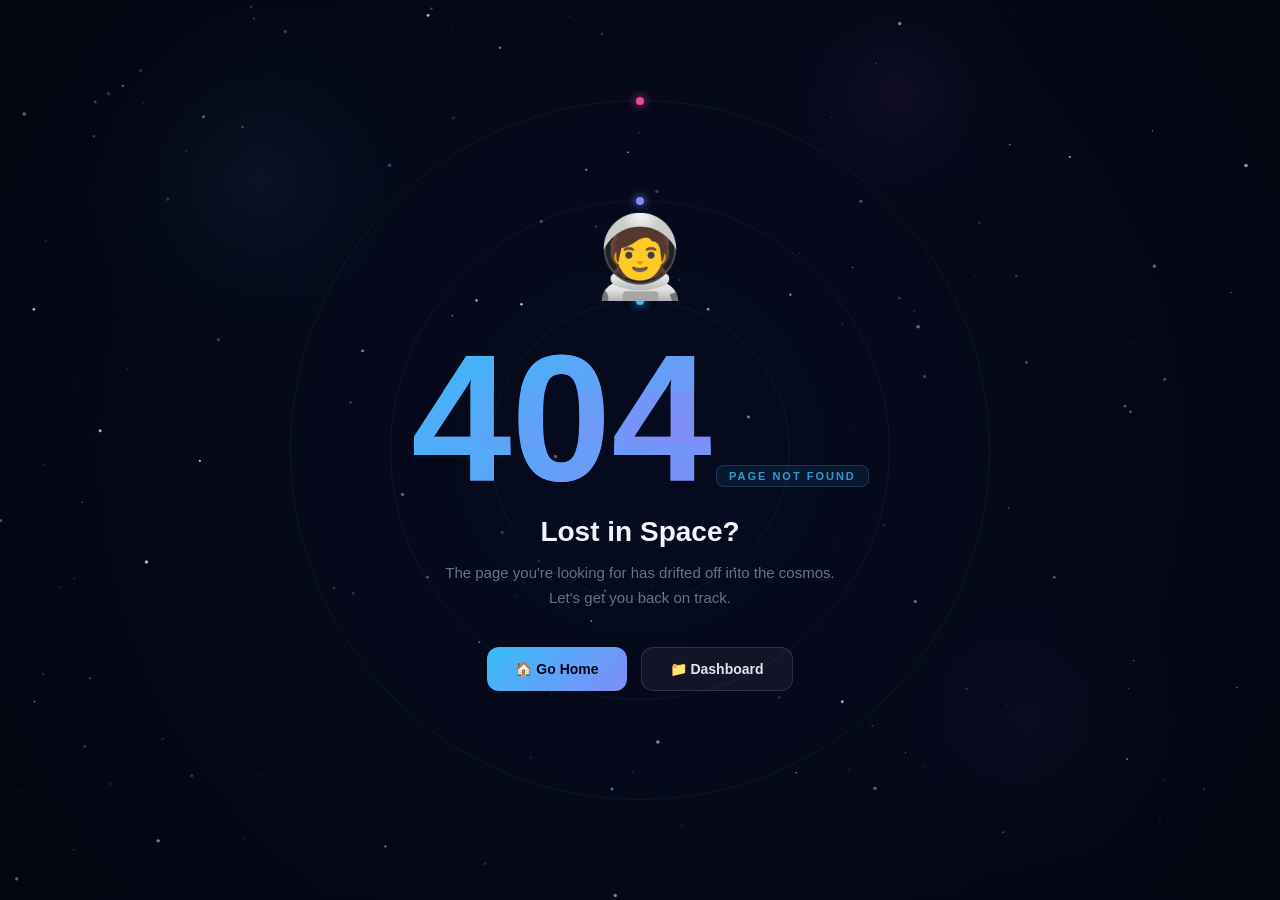
<file: frontend/404error.html>
<!DOCTYPE html>
<html lang="en">
<head>
  <meta charset="UTF-8">
  <meta name="viewport" content="width=device-width, initial-scale=1.0">
  <title>404 — Page Not Found</title>
  <style>
    *{box-sizing:border-box;margin:0;padding:0}
    body{background:#050816;color:#e0e6f0;font-family:'Segoe UI',sans-serif;min-height:100vh;display:flex;align-items:center;justify-content:center;overflow:hidden}
    #bg{position:fixed;inset:0;z-index:0;pointer-events:none}
    .page{position:relative;z-index:10;text-align:center;padding:40px 20px;animation:fadeUp 0.8s cubic-bezier(0.22,1,0.36,1) both}
    @keyframes fadeUp{from{opacity:0;transform:translateY(30px)}to{opacity:1;transform:translateY(0)}}

    .glitch-wrap{position:relative;display:inline-block;margin-bottom:8px}
    .glitch{
      font-size:clamp(100px,20vw,180px);font-weight:900;line-height:1;
      background:linear-gradient(135deg,#38bdf8,#818cf8,#38bdf8);
      background-size:200% auto;
      -webkit-background-clip:text;-webkit-text-fill-color:transparent;background-clip:text;
      animation:textShine 3s linear infinite;
      position:relative;
    }
    @keyframes textShine{0%{background-position:0%}100%{background-position:200%}}
    .glitch::before,.glitch::after{
      content:'404';position:absolute;top:0;left:0;width:100%;
      background:linear-gradient(135deg,#38bdf8,#818cf8);
      -webkit-background-clip:text;-webkit-text-fill-color:transparent;background-clip:text;
    }
    .glitch::before{animation:glitch1 3s infinite;clip-path:polygon(0 0,100% 0,100% 35%,0 35%)}
    .glitch::after{animation:glitch2 3s infinite;clip-path:polygon(0 65%,100% 65%,100% 100%,0 100%)}
    @keyframes glitch1{0%,90%,100%{transform:translate(0)}91%{transform:translate(-3px,-2px)}93%{transform:translate(3px,2px)}95%{transform:translate(-2px,1px)}}
    @keyframes glitch2{0%,90%,100%{transform:translate(0)}92%{transform:translate(3px,2px)}94%{transform:translate(-3px,-2px)}96%{transform:translate(2px,-1px)}}

    .astronaut{font-size:80px;display:block;margin:0 auto 24px;animation:astronautFloat 4s ease-in-out infinite}
    @keyframes astronautFloat{0%,100%{transform:translateY(0) rotate(-5deg)}25%{transform:translateY(-20px) rotate(5deg)}75%{transform:translateY(-10px) rotate(-3deg)}}

    h2{font-size:clamp(18px,4vw,28px);font-weight:700;color:#f1f5f9;margin-bottom:12px;animation:fadeUp 0.8s 0.2s both}
    p{color:rgba(180,200,230,0.55);font-size:15px;line-height:1.7;max-width:400px;margin:0 auto 36px;animation:fadeUp 0.8s 0.3s both}

    .btn-group{display:flex;gap:14px;justify-content:center;flex-wrap:wrap;animation:fadeUp 0.8s 0.4s both}
    .btn{
      padding:13px 28px;border-radius:12px;font-size:14px;font-weight:700;
      text-decoration:none;display:inline-flex;align-items:center;gap:8px;
      transition:all 0.25s;font-family:inherit;border:none;cursor:pointer;
    }
    .btn-primary{background:linear-gradient(135deg,#38bdf8,#818cf8);color:#020617}
    .btn-primary:hover{transform:translateY(-3px);box-shadow:0 10px 30px rgba(56,189,248,0.35)}
    .btn-outline{background:rgba(255,255,255,0.05);color:#e0e6f0;border:1px solid rgba(255,255,255,0.12)}
    .btn-outline:hover{background:rgba(255,255,255,0.09);transform:translateY(-3px)}

    /* Stars */
    .stars{position:fixed;inset:0;z-index:1;pointer-events:none}
    .star{position:absolute;border-radius:50%;background:#fff;animation:twinkle linear infinite}
    @keyframes twinkle{0%,100%{opacity:0.2}50%{opacity:1}}

    /* Orbit rings */
    .orbit{position:fixed;border-radius:50%;border:1px solid rgba(56,189,248,0.08);pointer-events:none;z-index:1}
    .orbit-1{width:300px;height:300px;top:50%;left:50%;transform:translate(-50%,-50%);animation:orbit 20s linear infinite}
    .orbit-2{width:500px;height:500px;top:50%;left:50%;transform:translate(-50%,-50%);animation:orbit 35s linear infinite reverse}
    .orbit-3{width:700px;height:700px;top:50%;left:50%;transform:translate(-50%,-50%);animation:orbit 50s linear infinite}
    @keyframes orbit{to{transform:translate(-50%,-50%) rotate(360deg)}}
    .orbit-dot{position:absolute;width:8px;height:8px;border-radius:50%;top:-4px;left:50%;transform:translateX(-50%)}
    .orbit-1 .orbit-dot{background:#38bdf8;box-shadow:0 0 10px #38bdf8}
    .orbit-2 .orbit-dot{background:#818cf8;box-shadow:0 0 10px #818cf8}
    .orbit-3 .orbit-dot{background:#ec4899;box-shadow:0 0 10px #ec4899}

    .error-code{display:inline-block;background:rgba(56,189,248,0.08);border:1px solid rgba(56,189,248,0.2);border-radius:8px;padding:4px 12px;font-size:11px;font-weight:600;color:rgba(56,189,248,0.8);letter-spacing:2px;text-transform:uppercase;margin-bottom:16px;animation:fadeUp 0.8s 0.1s both}
  </style>
</head>
<body>

<canvas id="bg"></canvas>

<!-- Orbit rings -->
<div class="orbit orbit-1"><div class="orbit-dot"></div></div>
<div class="orbit orbit-2"><div class="orbit-dot"></div></div>
<div class="orbit orbit-3"><div class="orbit-dot"></div></div>

<div class="page">
  <span class="astronaut">🧑‍🚀</span>
  <div class="glitch-wrap">
    <div class="glitch">404</div>
  </div>
  <div class="error-code">Page Not Found</div>
  <h2>Lost in Space?</h2>
  <p>The page you're looking for has drifted off into the cosmos. Let's get you back on track.</p>
  <div class="btn-group">
    <a href="index.html" class="btn btn-primary">🏠 Go Home</a>
    <a href="dashboard.html" class="btn btn-outline">📁 Dashboard</a>
  </div>
</div>

<script>
/* Starfield */
(function(){
  const canvas=document.getElementById('bg');
  const ctx=canvas.getContext('2d');let W,H;
  function resize(){W=canvas.width=window.innerWidth;H=canvas.height=window.innerHeight;}
  resize();window.addEventListener('resize',resize);
  const stars=Array.from({length:300},()=>({x:Math.random()*5000,y:Math.random()*5000,r:Math.random()*1.6+0.2,a:Math.random(),speed:Math.random()*0.004+0.001,twinkle:Math.random()*Math.PI*2}));
  const shoots=[];setInterval(()=>{shoots.push({x:Math.random()*W,y:Math.random()*H*0.4,vx:4+Math.random()*5,vy:2+Math.random()*3,len:80+Math.random()*100,life:1});},2500);
  const orbs=[{x:0.2,y:0.2,r:200,hue:200},{x:0.8,y:0.8,r:180,hue:260},{x:0.7,y:0.1,r:150,hue:280}];
  orbs.forEach(o=>{o.vx=(Math.random()-0.5)*0.0002;o.vy=(Math.random()-0.5)*0.0002;o.a=0.05+Math.random()*0.06;o.phase=Math.random()*Math.PI*2;});
  let t=0;
  function draw(){
    ctx.clearRect(0,0,W,H);
    const bg=ctx.createRadialGradient(W*.5,H*.5,0,W*.5,H*.5,Math.max(W,H));
    bg.addColorStop(0,'#060b1f');bg.addColorStop(1,'#020408');
    ctx.fillStyle=bg;ctx.fillRect(0,0,W,H);t+=0.01;
    orbs.forEach(o=>{o.x+=o.vx;o.y+=o.vy;o.phase+=0.007;if(o.x<0||o.x>1)o.vx*=-1;if(o.y<0||o.y>1)o.vy*=-1;const ox=o.x*W,oy=o.y*H,p=o.a*(0.7+0.3*Math.sin(o.phase));const g=ctx.createRadialGradient(ox,oy,0,ox,oy,o.r);g.addColorStop(0,`hsla(${o.hue},100%,70%,${p})`);g.addColorStop(1,'transparent');ctx.beginPath();ctx.arc(ox,oy,o.r,0,Math.PI*2);ctx.fillStyle=g;ctx.fill();});
    stars.forEach(s=>{s.twinkle+=s.speed;const a=s.a*(0.4+0.6*Math.sin(s.twinkle));ctx.beginPath();ctx.arc(s.x%W,s.y%H,s.r,0,Math.PI*2);ctx.fillStyle=`rgba(200,225,255,${a})`;ctx.fill();});
    for(let i=shoots.length-1;i>=0;i--){const s=shoots[i];s.x+=s.vx;s.y+=s.vy;s.life-=0.025;if(s.life<=0||s.x>W||s.y>H){shoots.splice(i,1);continue;}const g=ctx.createLinearGradient(s.x,s.y,s.x-s.len,s.y-s.len*0.5);g.addColorStop(0,`rgba(200,240,255,${s.life*0.9})`);g.addColorStop(1,'transparent');ctx.beginPath();ctx.moveTo(s.x,s.y);ctx.lineTo(s.x-s.len,s.y-s.len*0.5);ctx.strokeStyle=g;ctx.lineWidth=1.5;ctx.stroke();}
    requestAnimationFrame(draw);
  }
  draw();
})();
</script>
</body>
</html>
</file>
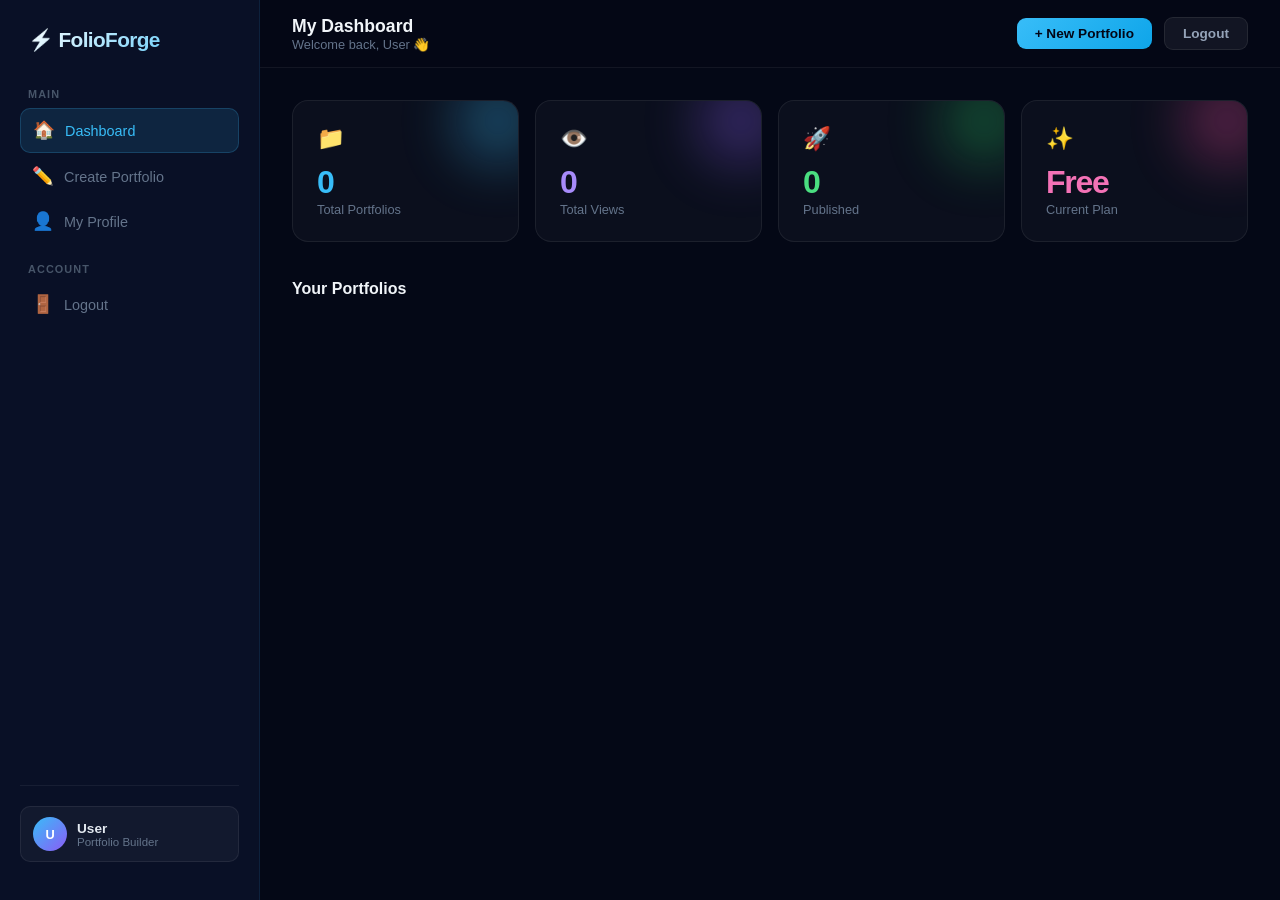
<file: frontend/admin.html>
<!DOCTYPE html>
<html lang="en">
<head>
  <meta charset="UTF-8">
  <meta name="viewport" content="width=device-width, initial-scale=1.0">
  <title>Admin Dashboard — FolioForge</title>
  <link rel="stylesheet" href="style.css">
  <style>
    *{box-sizing:border-box;margin:0;padding:0}
    body{background:#050816;color:#e0e6f0;font-family:'Segoe UI',sans-serif;min-height:100vh;overflow-x:hidden}
    #bg{position:fixed;top:0;left:0;width:100%;height:100%;z-index:0;pointer-events:none}
    .corner-deco{position:fixed;z-index:1;pointer-events:none}
    .corner-deco.tl{top:0;left:0;width:300px;height:300px;background:radial-gradient(circle at top left,rgba(239,68,68,0.07),transparent 70%)}
    .corner-deco.br{bottom:0;right:0;width:300px;height:300px;background:radial-gradient(circle at bottom right,rgba(167,139,250,0.08),transparent 70%)}

    .admin-page{position:relative;z-index:10;min-height:100vh;display:flex;align-items:center;justify-content:center;padding:40px 20px}

    /* ── CARD ── */
    .admin-dashboard-card{
      width:100%;max-width:1100px;
      padding:48px;border-radius:28px;
      background:rgba(10,16,35,0.88);
      border:1px solid rgba(239,68,68,0.12);
      box-shadow:0 0 80px rgba(239,68,68,0.06),0 30px 80px rgba(0,0,0,0.4);
      backdrop-filter:blur(18px);
      animation:cardIn 0.8s cubic-bezier(0.22,1,0.36,1) both;
      position:relative;overflow:hidden;
    }
    .admin-dashboard-card::before{
      content:'';position:absolute;top:-2px;left:10%;width:80%;height:2px;
      background:linear-gradient(90deg,transparent,#ef4444,#a78bfa,transparent);
      animation:borderGlow 3s ease-in-out infinite;
    }
    @keyframes borderGlow{0%,100%{opacity:0.4}50%{opacity:1}}
    @keyframes cardIn{from{opacity:0;transform:translateY(40px)}to{opacity:1;transform:translateY(0)}}

    /* ── HEADER ── */
    .admin-header{
      display:flex;justify-content:space-between;align-items:center;
      gap:20px;margin-bottom:40px;flex-wrap:wrap;
      padding-bottom:28px;
      border-bottom:1px solid rgba(255,255,255,0.06);
      animation:slideIn 0.6s ease 0.1s both;
    }
    @keyframes slideIn{from{opacity:0;transform:translateX(-20px)}to{opacity:1;transform:translateX(0)}}

    .admin-header-left{}
    .admin-badge{
      display:inline-flex;align-items:center;gap:6px;
      background:rgba(239,68,68,0.1);border:1px solid rgba(239,68,68,0.25);
      border-radius:20px;padding:4px 12px;font-size:11px;
      color:rgba(239,68,68,0.9);font-weight:600;letter-spacing:1px;
      text-transform:uppercase;margin-bottom:10px;
    }
    .admin-header h1{
      font-size:32px;font-weight:800;
      background:linear-gradient(90deg,#ef4444,#f97316,#a78bfa);
      -webkit-background-clip:text;-webkit-text-fill-color:transparent;background-clip:text;
      margin-bottom:6px;
    }
    .admin-header p{color:rgba(180,200,230,0.5);font-size:14px}

    .btn-back{
      padding:11px 24px;border:none;border-radius:12px;
      background:rgba(255,255,255,0.06);color:#e0e6f0;
      font-size:14px;font-weight:600;cursor:pointer;
      font-family:inherit;transition:all 0.3s;
      border:1px solid rgba(255,255,255,0.1);
      text-decoration:none;display:inline-flex;align-items:center;gap:8px;
    }
    .btn-back:hover{background:rgba(0,198,255,0.1);border-color:rgba(0,198,255,0.25);transform:translateY(-2px)}

    /* ── STATS GRID ── */
    .admin-grid{
      display:grid;
      grid-template-columns:repeat(auto-fit,minmax(240px,1fr));
      gap:22px;
    }

    .admin-card{
      padding:32px 28px;border-radius:20px;
      background:rgba(255,255,255,0.03);
      border:1px solid rgba(255,255,255,0.07);
      text-align:center;position:relative;overflow:hidden;
      transition:all 0.35s ease;
      animation:fadeUp 0.6s ease both;
      cursor:default;
    }
    .admin-card:nth-child(1){animation-delay:0.15s}
    .admin-card:nth-child(2){animation-delay:0.25s}
    .admin-card:nth-child(3){animation-delay:0.35s}

    /* glow blob */
    .admin-card::before{
      content:'';position:absolute;width:120px;height:120px;border-radius:50%;
      top:-40px;right:-40px;filter:blur(50px);opacity:0.3;transition:opacity 0.3s;
    }
    .admin-card:nth-child(1)::before{background:#38bdf8}
    .admin-card:nth-child(2)::before{background:#a78bfa}
    .admin-card:nth-child(3)::before{background:#22c55e}

    /* top accent */
    .admin-card::after{
      content:'';position:absolute;top:0;left:20%;width:60%;height:2px;
      opacity:0;transition:opacity 0.3s;
    }
    .admin-card:nth-child(1)::after{background:linear-gradient(90deg,transparent,#38bdf8,transparent)}
    .admin-card:nth-child(2)::after{background:linear-gradient(90deg,transparent,#a78bfa,transparent)}
    .admin-card:nth-child(3)::after{background:linear-gradient(90deg,transparent,#22c55e,transparent)}

    .admin-card:hover{transform:translateY(-8px) scale(1.02);border-color:rgba(56,189,248,0.2);box-shadow:0 20px 50px rgba(0,0,0,0.3)}
    .admin-card:hover::before{opacity:0.5}
    .admin-card:hover::after{opacity:1}

    .admin-icon{font-size:40px;margin-bottom:18px;display:block;animation:iconBob 3s ease-in-out infinite}
    .admin-card:nth-child(2) .admin-icon{animation-delay:0.5s}
    .admin-card:nth-child(3) .admin-icon{animation-delay:1s}
    @keyframes iconBob{0%,100%{transform:translateY(0)}50%{transform:translateY(-6px)}}

    .admin-card h2{
      font-size:52px;font-weight:900;letter-spacing:-2px;
      line-height:1;margin-bottom:8px;
    }
    .admin-card:nth-child(1) h2{color:#38bdf8}
    .admin-card:nth-child(2) h2{color:#a78bfa}
    .admin-card:nth-child(3) h2{color:#4ade80}

    .admin-card p{color:rgba(180,200,230,0.5);font-size:14px;font-weight:500;letter-spacing:0.5px}

    /* ── RECENT ACTIVITY SECTION ── */
    .activity-section{margin-top:36px;animation:fadeUp 0.6s ease 0.5s both}
    .activity-header{
      display:flex;align-items:center;gap:10px;
      margin-bottom:16px;padding-bottom:12px;
      border-bottom:1px solid rgba(255,255,255,0.06);
    }
    .activity-header h3{font-size:16px;font-weight:600;color:#f1f5f9}
    .activity-header span{font-size:11px;color:rgba(0,198,255,0.7);background:rgba(0,198,255,0.08);border:1px solid rgba(0,198,255,0.15);border-radius:12px;padding:2px 10px}

    .activity-grid{display:grid;grid-template-columns:repeat(auto-fit,minmax(200px,1fr));gap:14px}
    .activity-item{
      background:rgba(255,255,255,0.03);border:1px solid rgba(255,255,255,0.06);
      border-radius:14px;padding:16px 18px;
      display:flex;align-items:center;gap:12px;
      transition:all 0.25s;
    }
    .activity-item:hover{background:rgba(0,198,255,0.04);border-color:rgba(0,198,255,0.15)}
    .activity-dot{width:8px;height:8px;border-radius:50%;flex-shrink:0}
    .activity-dot.cyan{background:#00c6ff;box-shadow:0 0 8px rgba(0,198,255,0.5)}
    .activity-dot.purple{background:#a78bfa;box-shadow:0 0 8px rgba(167,139,250,0.5)}
    .activity-dot.green{background:#22c55e;box-shadow:0 0 8px rgba(34,197,94,0.5)}
    .activity-text{font-size:13px;color:rgba(180,200,230,0.7)}
    .activity-val{font-size:15px;font-weight:700;color:#e0e6f0;margin-left:auto}

    @keyframes fadeUp{from{opacity:0;transform:translateY(18px)}to{opacity:1;transform:translateY(0)}}

    @media(max-width:600px){
      .admin-dashboard-card{padding:28px 20px}
      .admin-header{flex-direction:column;align-items:flex-start}
      .admin-header h1{font-size:24px}
    }
  </style>
</head>
<body>

<canvas id="bg"></canvas>
<div class="corner-deco tl"></div>
<div class="corner-deco br"></div>

<section class="admin-page">
  <div class="admin-dashboard-card">

    <div class="admin-header">
      <div class="admin-header-left">
        <div class="admin-badge">🛡️ Admin Only</div>
        <h1>Admin Dashboard</h1>
        <p>Monitor users, portfolios and platform activity</p>
      </div>
      <a href="dashboard.html" class="btn-back">← Back To Dashboard</a>
    </div>

    <div class="admin-grid">
      <div class="admin-card">
        <span class="admin-icon">👥</span>
        <h2 id="totalUsers">0</h2>
        <p>Total Users</p>
      </div>
      <div class="admin-card">
        <span class="admin-icon">📁</span>
        <h2 id="totalPortfolios">0</h2>
        <p>Total Portfolios</p>
      </div>
      <div class="admin-card">
        <span class="admin-icon">👁️</span>
        <h2 id="totalViews">0</h2>
        <p>Total Views</p>
      </div>
    </div>

    <!-- Quick stats row -->
    <div class="activity-section">
      <div class="activity-header">
        <h3>Platform Overview</h3>
        <span>Live</span>
      </div>
      <div class="activity-grid">
        <div class="activity-item">
          <div class="activity-dot cyan"></div>
          <div class="activity-text">Avg views / portfolio</div>
          <div class="activity-val" id="avgViews">—</div>
        </div>
        <div class="activity-item">
          <div class="activity-dot purple"></div>
          <div class="activity-text">Portfolios / user</div>
          <div class="activity-val" id="avgPortfolios">—</div>
        </div>
        <div class="activity-item">
          <div class="activity-dot green"></div>
          <div class="activity-text">Platform status</div>
          <div class="activity-val" style="color:#4ade80">● Online</div>
        </div>
      </div>
    </div>

  </div>
</section>

<script src="script.js"></script>
<script>
  // Animated counter
  function animateCount(el, target, duration=1400){
    const start = performance.now();
    function update(now){
      const p = Math.min((now-start)/duration, 1);
      const ease = 1-Math.pow(1-p,3);
      el.textContent = Math.round(ease*target);
      if(p<1) requestAnimationFrame(update);
    }
    requestAnimationFrame(update);
  }

  // Override fetch stats to animate
  const origFetch = window.fetch;
  // Wait for script.js to load stats then animate
  const observer = new MutationObserver(() => {
    const users = document.getElementById('totalUsers');
    const ports = document.getElementById('totalPortfolios');
    const views = document.getElementById('totalViews');
    const u = parseInt(users.textContent)||0;
    const po = parseInt(ports.textContent)||0;
    const v = parseInt(views.textContent)||0;
    if(u>0||po>0||v>0){
      animateCount(users, u);
      animateCount(ports, po);
      animateCount(views, v);
      // Derived stats
      document.getElementById('avgViews').textContent = po>0 ? (v/po).toFixed(1) : '0';
      document.getElementById('avgPortfolios').textContent = u>0 ? (po/u).toFixed(1) : '0';
      observer.disconnect();
    }
  });
  observer.observe(document.getElementById('totalUsers'), {childList:true,characterData:true,subtree:true});

  // Starfield
  (function(){
    const canvas=document.getElementById('bg'); if(!canvas)return;
    const ctx=canvas.getContext('2d'); let W,H,mouse={x:0,y:0};
    function resize(){W=canvas.width=window.innerWidth;H=canvas.height=window.innerHeight;}
    resize(); window.addEventListener('resize',resize);
    window.addEventListener('mousemove',e=>{mouse.x=e.clientX;mouse.y=e.clientY;});
    const stars=Array.from({length:200},()=>({x:Math.random()*3000,y:Math.random()*3000,r:Math.random()*1.5+0.2,a:Math.random(),speed:Math.random()*0.004+0.001,twinkle:Math.random()*Math.PI*2}));
    const orbs=Array.from({length:4},(_,i)=>({x:Math.random(),y:Math.random(),vx:(Math.random()-0.5)*0.0003,vy:(Math.random()-0.5)*0.0003,r:150+Math.random()*180,hue:[0,260,200,280][i],a:0.05+Math.random()*0.06,phase:Math.random()*Math.PI*2}));
    const shoots=[];
    setInterval(()=>shoots.push({x:Math.random()*W,y:Math.random()*H*0.5,vx:5+Math.random()*5,vy:2+Math.random()*3,len:100+Math.random()*100,life:1}),2800);
    let t=0;
    function draw(){
      ctx.clearRect(0,0,W,H);
      const bg=ctx.createRadialGradient(W*.5,H*.5,0,W*.5,H*.5,Math.max(W,H));
      bg.addColorStop(0,'#0d0608');bg.addColorStop(0.5,'#060408');bg.addColorStop(1,'#020205');
      ctx.fillStyle=bg;ctx.fillRect(0,0,W,H);t+=0.012;
      orbs.forEach(o=>{o.x+=o.vx;o.y+=o.vy;o.phase+=0.008;if(o.x<0||o.x>1)o.vx*=-1;if(o.y<0||o.y>1)o.vy*=-1;const ox=o.x*W,oy=o.y*H,p=o.a*(0.7+0.3*Math.sin(o.phase));const g=ctx.createRadialGradient(ox,oy,0,ox,oy,o.r);g.addColorStop(0,`hsla(${o.hue},100%,70%,${p})`);g.addColorStop(1,'transparent');ctx.beginPath();ctx.arc(ox,oy,o.r,0,Math.PI*2);ctx.fillStyle=g;ctx.fill();});
      stars.forEach(s=>{s.twinkle+=s.speed;const alpha=s.a*(0.4+0.6*Math.sin(s.twinkle));ctx.beginPath();ctx.arc(s.x%W,s.y%H,s.r,0,Math.PI*2);ctx.fillStyle=`rgba(220,210,255,${alpha})`;ctx.fill();});
      for(let i=shoots.length-1;i>=0;i--){const s=shoots[i];s.x+=s.vx;s.y+=s.vy;s.life-=0.022;if(s.life<=0||s.x>W||s.y>H){shoots.splice(i,1);continue;}const g=ctx.createLinearGradient(s.x,s.y,s.x-s.len,s.y-s.len*0.5);g.addColorStop(0,`rgba(255,200,200,${s.life*0.9})`);g.addColorStop(1,'transparent');ctx.beginPath();ctx.moveTo(s.x,s.y);ctx.lineTo(s.x-s.len,s.y-s.len*0.5);ctx.strokeStyle=g;ctx.lineWidth=1.5;ctx.stroke();}
      if(mouse.x||mouse.y){const mg=ctx.createRadialGradient(mouse.x,mouse.y,0,mouse.x,mouse.y,180);mg.addColorStop(0,'rgba(239,68,68,0.05)');mg.addColorStop(1,'transparent');ctx.beginPath();ctx.arc(mouse.x,mouse.y,180,0,Math.PI*2);ctx.fillStyle=mg;ctx.fill();}
      const sy=H*((t*0.018)%1);const sg=ctx.createLinearGradient(0,sy-80,0,sy+80);sg.addColorStop(0,'transparent');sg.addColorStop(0.5,'rgba(239,68,68,0.03)');sg.addColorStop(1,'transparent');ctx.fillStyle=sg;ctx.fillRect(0,sy-80,W,160);
      requestAnimationFrame(draw);
    }
    draw();
  })();
</script>
</body>
</html>
</file>
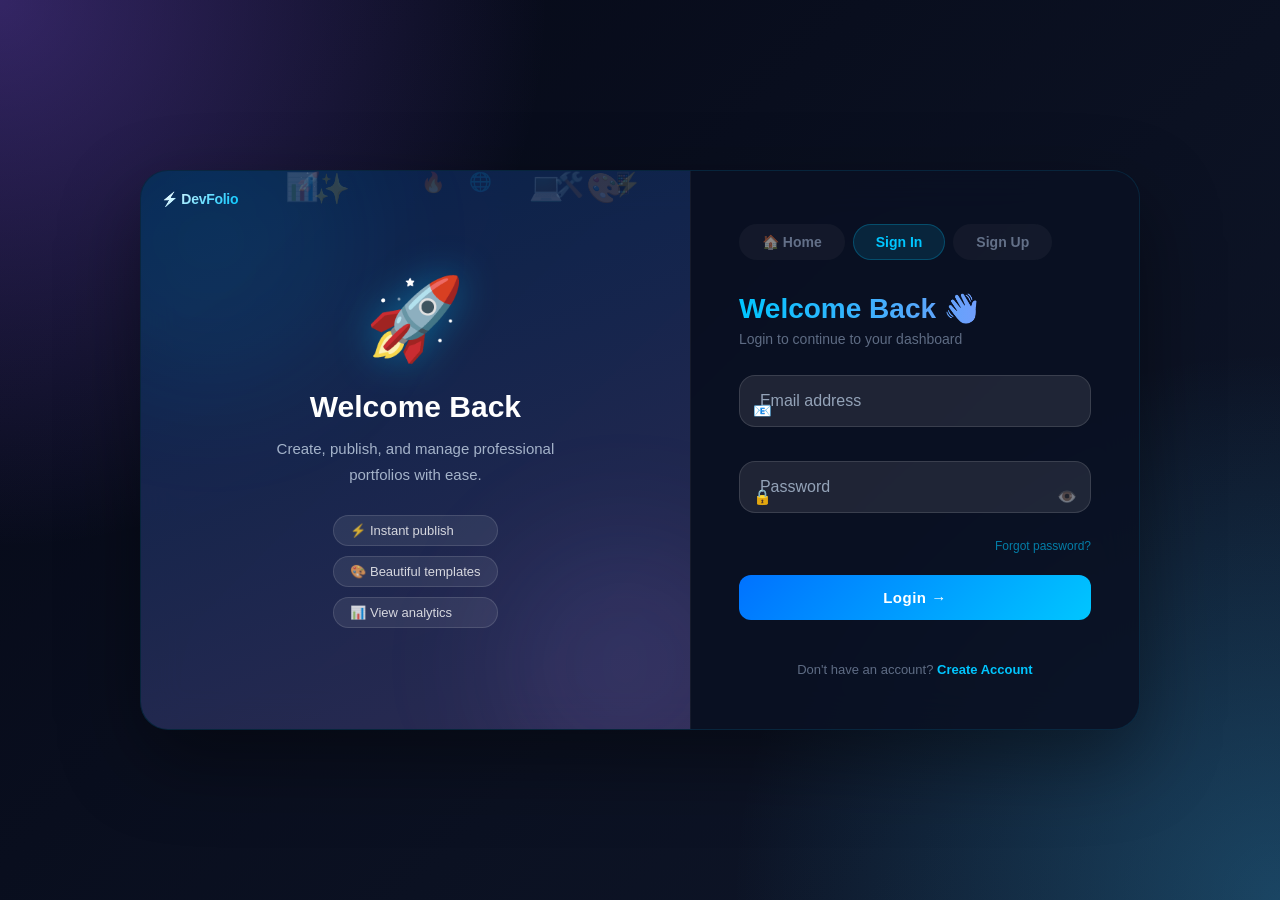
<file: frontend/builder.html>
<!DOCTYPE html>
<html lang="en">
<head>
  <meta charset="UTF-8">
  <meta name="viewport" content="width=device-width, initial-scale=1.0">
  <title>Build Portfolio</title>
  <link rel="stylesheet" href="style.css">
  <style>
    *{box-sizing:border-box;margin:0;padding:0}
    body{background:#0a0e1a;font-family:'Segoe UI',sans-serif;color:#e0e6f0;min-height:100vh;overflow-x:hidden}
    canvas#bg{position:fixed;top:0;left:0;width:100%;height:100%;z-index:0;pointer-events:none}
    #logoutBtn{position:fixed;top:16px;left:16px;z-index:100;background:linear-gradient(135deg,#00c6ff,#0072ff)!important;border:none;color:#fff!important;padding:8px 20px;border-radius:8px;font-size:13px;font-weight:600;cursor:pointer;box-shadow:0 0 20px rgba(0,114,255,0.4);transition:all 0.3s;letter-spacing:0.5px}
    #logoutBtn:hover{transform:scale(1.05);box-shadow:0 0 30px rgba(0,198,255,0.6)}
    .builder{position:relative;z-index:10;padding:60px 20px 40px;display:flex;justify-content:center}
    .builder-card{background:rgba(16,22,40,0.85)!important;border:1px solid rgba(0,198,255,0.15)!important;border-radius:20px;padding:40px;width:100%;max-width:700px;backdrop-filter:blur(12px);box-shadow:0 0 60px rgba(0,114,255,0.08),inset 0 1px 0 rgba(255,255,255,0.06);animation:cardIn 0.8s ease both}
    @keyframes cardIn{from{opacity:0;transform:translateY(30px)}to{opacity:1;transform:translateY(0)}}
    .builder-card h1{font-size:28px;font-weight:700;background:linear-gradient(90deg,#00c6ff,#a78bfa);-webkit-background-clip:text;-webkit-text-fill-color:transparent;background-clip:text;margin-bottom:6px;animation:slideIn 0.6s ease 0.2s both}
    .builder-card>p{color:rgba(180,200,230,0.6);font-size:14px;margin-bottom:28px;animation:slideIn 0.6s ease 0.3s both}
    @keyframes slideIn{from{opacity:0;transform:translateX(-20px)}to{opacity:1;transform:translateX(0)}}
    .form-row{display:flex;gap:12px;margin-bottom:14px}
    .form-group{display:flex;flex-direction:column;gap:6px;margin-bottom:14px}
    .form-group label{font-size:12px;color:rgba(0,198,255,0.8);font-weight:600;letter-spacing:1px;text-transform:uppercase}
    input[type=text],input[type=email],textarea,select{width:100%;background:rgba(255,255,255,0.04)!important;border:1px solid rgba(0,198,255,0.12)!important;border-radius:10px;color:#e0e6f0!important;padding:11px 14px;font-size:14px;transition:all 0.3s;outline:none;font-family:inherit}
    input[type=text]:focus,input[type=email]:focus,textarea:focus,select:focus{border-color:rgba(0,198,255,0.5)!important;background:rgba(0,198,255,0.05)!important;box-shadow:0 0 0 3px rgba(0,198,255,0.1)}
    input[type=text]:hover,input[type=email]:hover,textarea:hover,select:hover{border-color:rgba(0,198,255,0.25)!important}
    select{cursor:pointer}
    select option{background:#0d1526;color:#e0e6f0}
    textarea{resize:vertical;min-height:90px}
    .file-zone{border:1.5px dashed rgba(0,198,255,0.2);border-radius:12px;padding:18px;text-align:center;cursor:pointer;transition:all 0.3s;position:relative;overflow:hidden;margin-bottom:14px}
    .file-zone:hover{border-color:rgba(0,198,255,0.5);background:rgba(0,198,255,0.04)}
    .file-zone input{position:absolute;inset:0;opacity:0;cursor:pointer;width:100%;height:100%}
    .file-zone .icon{font-size:22px;margin-bottom:6px}
    .file-zone p{font-size:13px;color:rgba(180,200,230,0.5)}
    .file-zone p span{color:rgba(0,198,255,0.8)}
    .section-header{display:flex;align-items:center;gap:10px;margin:24px 0 14px}
    .section-header h2{font-size:16px;font-weight:600;color:#a78bfa;letter-spacing:0.5px}
    .section-header::after{content:'';flex:1;height:1px;background:linear-gradient(90deg,rgba(167,139,250,0.3),transparent)}
    .card-block{background:rgba(255,255,255,0.03);border:1px solid rgba(255,255,255,0.07);border-radius:12px;padding:16px;margin-bottom:10px;animation:fadeSlide 0.4s ease both}
    @keyframes fadeSlide{from{opacity:0;transform:translateY(10px)}to{opacity:1;transform:translateY(0)}}
    .add-btn,.btn.outline-btn{width:100%;background:transparent!important;border:1.5px dashed rgba(167,139,250,0.3)!important;border-radius:10px;color:rgba(167,139,250,0.8)!important;padding:10px;font-size:13px;cursor:pointer;transition:all 0.3s;margin-bottom:16px;display:block;text-align:center}
    .add-btn:hover,.btn.outline-btn:hover{border-color:rgba(167,139,250,0.7)!important;background:rgba(167,139,250,0.06)!important;color:#a78bfa!important}
    .submit-btn,.btn[type=submit]{width:100%;padding:14px;border:none!important;border-radius:12px;background:linear-gradient(135deg,#0072ff,#00c6ff)!important;color:#fff!important;font-size:15px;font-weight:700;cursor:pointer;letter-spacing:0.5px;position:relative;overflow:hidden;transition:all 0.3s;margin-top:10px}
    .submit-btn::before,.btn[type=submit]::before{content:'';position:absolute;inset:0;background:linear-gradient(135deg,#a78bfa,#00c6ff);opacity:0;transition:opacity 0.3s}
    .submit-btn:hover::before,.btn[type=submit]:hover::before{opacity:1}
    .submit-btn:hover,.btn[type=submit]:hover{transform:translateY(-2px);box-shadow:0 8px 30px rgba(0,114,255,0.4)}
    .submit-btn span,.btn[type=submit] span{position:relative;z-index:1}
    .glowing-line{height:1px;background:linear-gradient(90deg,transparent,rgba(0,198,255,0.4),transparent);margin:20px 0;animation:pulse-line 3s ease-in-out infinite}
    @keyframes pulse-line{0%,100%{opacity:0.3}50%{opacity:1}}
    .floating-tag{display:inline-block;background:rgba(0,198,255,0.1);border:1px solid rgba(0,198,255,0.2);border-radius:20px;padding:4px 12px;font-size:11px;color:rgba(0,198,255,0.8);margin:0 4px 6px 0;animation:tagIn 0.4s ease both}
    @keyframes tagIn{from{opacity:0;transform:scale(0.8)}to{opacity:1;transform:scale(1)}}
    .tags-preview{margin-top:8px;min-height:28px}
    .char-hint{font-size:11px;color:rgba(180,200,230,0.3);text-align:right;margin-top:4px}
    .input-wrap{position:relative}
    .input-wrap .input-icon{position:absolute;left:12px;top:50%;transform:translateY(-50%);font-size:15px;pointer-events:none}
    .input-wrap input{padding-left:36px}
    .progress-wrap{margin-top:16px}
    .progress-label{font-size:11px;color:rgba(180,200,230,0.5);margin-bottom:5px}
    .progress-bar{height:4px;background:rgba(255,255,255,0.08);border-radius:4px;overflow:hidden}
    .progress-fill{height:100%;background:linear-gradient(90deg,#0072ff,#a78bfa);border-radius:4px;transition:width 0.6s ease}
    .project-input,.cert-input,.experience-input{background:rgba(255,255,255,0.03);border:1px solid rgba(255,255,255,0.07);border-radius:12px;padding:16px;margin-bottom:10px;display:flex;flex-direction:column;gap:12px}
    form{display:flex;flex-direction:column;gap:0}
    /* cert file zone inside cert-input */
    .cert-input .file-zone{margin-bottom:0}
  </style>
</head>
<body>

  <canvas id="bg"></canvas>
  <button id="logoutBtn" class="btn">Logout</button>

  <section class="builder">
    <div class="builder-card">
      <h1>Build Your Portfolio</h1>
      <p>Enter your details below</p>

      <form id="portfolioForm">

        <!-- Profile Photo -->
        <div class="file-zone" id="avatarZone">
          <input type="file" id="profileImage" accept="image/*">
          <div class="icon" id="avatarIcon">📷</div>
          <p id="avatarText">Drop profile photo or <span>browse</span></p>
        </div>

        <!-- Resume -->
        <div class="form-group">
          <label>Upload Resume (PDF)</label>
          <div class="file-zone" style="padding:12px">
            <input type="file" id="resumeFile" accept=".pdf">
            <p id="resumeText">📄 Drop PDF or <span>browse</span></p>
          </div>
        </div>

        <!-- Name & Role -->
        <div class="form-row">
          <div style="flex:1">
            <div class="form-group">
              <label>Full Name</label>
              <input type="text" id="name" placeholder="Full Name" required>
            </div>
          </div>
          <div style="flex:1">
            <div class="form-group">
              <label>Role / Title</label>
              <input type="text" id="role" placeholder="Full Stack Developer" required>
            </div>
          </div>
        </div>

        <!-- Template -->
        <div class="form-group">
          <label>Choose Template</label>
          <select id="template">
            <option value="developer">🖥️ Developer Theme</option>
            <option value="data">📊 Data Analyst Theme</option>
            <option value="minimal">✨ Minimal Theme</option>
          </select>
        </div>

        <!-- About -->
        <div class="form-group">
          <label>About Me</label>
          <textarea id="about" placeholder="Passionate developer with 3+ years experience..." rows="5" required maxlength="500"></textarea>
          <div class="char-hint"><span id="charCount">0</span>/500</div>
        </div>

        <div class="glowing-line"></div>

        <!-- Skills -->
        <div class="section-header"><h2>Skills</h2></div>
        <div class="form-group">
          <label>Skills (comma separated)</label>
          <input type="text" id="skills" placeholder="React, Node.js, Python, SQL...">
          <div class="tags-preview" id="skillTags"></div>
        </div>

        <!-- Social -->
        <div class="form-row">
          <div style="flex:1">
            <div class="form-group">
              <label>GitHub URL</label>
              <div class="input-wrap">
                <span class="input-icon">🐙</span>
                <input type="text" id="github" placeholder="github.com/username">
              </div>
            </div>
          </div>
          <div style="flex:1">
            <div class="form-group">
              <label>LinkedIn URL</label>
              <div class="input-wrap">
                <span class="input-icon">💼</span>
                <input type="text" id="linkedin" placeholder="linkedin.com/in/username">
              </div>
            </div>
          </div>
        </div>

        <div class="glowing-line"></div>

        <!-- Projects -->
        <div class="section-header"><h2>Projects</h2></div>
        <div id="projectsContainer">
          <div class="project-input">
            <div class="form-group"><label>Project Title</label><input type="text" class="projectTitle" placeholder="Portfolio Builder App"></div>
            <div class="form-group"><label>Description</label><textarea class="projectDescription" placeholder="A full-stack web app to..." rows="3"></textarea></div>
            <div class="form-row">
              <div style="flex:1"><div class="form-group"><label>Technologies</label><input type="text" class="projectTech" placeholder="React, Firebase, Tailwind"></div></div>
              <div style="flex:1"><div class="form-group"><label>Project Link</label><input type="text" class="projectLink" placeholder="github.com/..."></div></div>
            </div>
          </div>
        </div>
        <button class="add-btn" type="button" id="addProjectBtn">+ Add Another Project</button>
        <div class="glowing-line"></div>

        <!-- Experience -->
        <div class="section-header"><h2>Experience</h2></div>
        <div id="experienceContainer">
          <div class="experience-input">
            <div class="form-row">
              <div style="flex:1"><div class="form-group"><label>Title / Company</label><input type="text" class="expTitle" placeholder="Frontend Developer @ Acme"></div></div>
              <div style="flex:0 0 140px"><div class="form-group"><label>Year / Duration</label><input type="text" class="expYear" placeholder="2022 – 2024"></div></div>
            </div>
            <div class="form-group"><label>Description</label><textarea class="expDescription" placeholder="Led development of..." rows="3"></textarea></div>
          </div>
        </div>
        <button class="add-btn" type="button" id="addExpBtn">+ Add Another Experience</button>
        <div class="glowing-line"></div>

        <!-- Certifications -->
        <div class="section-header"><h2>Certifications</h2></div>
        <div id="certificationsContainer">
          <div class="cert-input">
            <div class="form-row">
              <div style="flex:2"><div class="form-group"><label>Certificate Title</label><input type="text" class="certTitle" placeholder="AWS Solutions Architect"></div></div>
              <div style="flex:1"><div class="form-group"><label>Provider</label><input type="text" class="certProvider" placeholder="Amazon"></div></div>
              <div style="flex:0 0 80px"><div class="form-group"><label>Year</label><input type="text" class="certYear" placeholder="2024"></div></div>
            </div>
            <!-- Certificate File Upload -->
            <div class="form-group" style="margin-bottom:0">
              <label>Upload Certificate (Image / PDF)</label>
              <div class="file-zone" style="padding:12px;margin-bottom:0">
                <input type="file" class="certFile" accept="image/*,.pdf">
                <p class="certFileText">📜 Drop certificate image or PDF or <span>browse</span></p>
              </div>
            </div>
          </div>
        </div>
        <button class="add-btn" type="button" id="addCertBtn">+ Add Another Certificate</button>
        <div class="glowing-line"></div>

        <!-- Contact -->
        <div class="form-row">
          <div style="flex:1">
            <div class="form-group">
              <label>Email</label>
              <input type="email" id="email" placeholder="email@example.com">
            </div>
          </div>
          <div style="flex:1">
            <div class="form-group">
              <label>Phone</label>
              <input type="text" id="phone" placeholder="+91(1234567890)">
            </div>
          </div>
        </div>

        <!-- Progress -->
        <div class="progress-wrap">
          <div class="progress-label">Profile completion: <span id="completionPct">0%</span></div>
          <div class="progress-bar"><div class="progress-fill" id="progressFill" style="width:0%"></div></div>
        </div>

        <button type="submit" class="btn submit-btn"><span>Generate Portfolio 🐦‍🔥</span></button>

      </form>
    </div>
  </section>

  <script src="script.js"></script>

  <script>
  /* cert file feedback for the first static block */
  document.querySelectorAll('.certFile').forEach(function(input) {
    input.addEventListener('change', function() {
      if (this.files[0]) {
        const textEl = this.closest('.file-zone').querySelector('.certFileText');
        if (textEl) textEl.innerHTML = '✅ <span>' + this.files[0].name + '</span>';
      }
    });
  });

  /* CANVAS STARFIELD */
  (function(){
    const canvas = document.getElementById('bg');
    if(!canvas) return;
    const ctx = canvas.getContext('2d');
    let W, H;
    function resize(){ W=canvas.width=window.innerWidth; H=canvas.height=window.innerHeight; }
    resize(); window.addEventListener('resize', resize);
    const stars=[];
    for(let i=0;i<180;i++) stars.push({x:Math.random()*2000,y:Math.random()*2000,r:Math.random()*1.2+0.2,a:Math.random(),speed:Math.random()*0.003+0.001,twinkle:Math.random()*Math.PI*2});
    const particles=[];
    for(let i=0;i<18;i++) particles.push({x:Math.random()*2000,y:Math.random()*2000,vx:(Math.random()-0.5)*0.3,vy:(Math.random()-0.5)*0.3,r:Math.random()*2+1,a:Math.random()*0.4+0.1,hue:Math.random()>0.5?200:260});
    let t=0;
    function draw(){
      ctx.clearRect(0,0,W,H); ctx.fillStyle='#0a0e1a'; ctx.fillRect(0,0,W,H); t+=0.01;
      stars.forEach(s=>{ s.twinkle+=s.speed; const alpha=s.a*(0.5+0.5*Math.sin(s.twinkle)); ctx.beginPath(); ctx.arc(s.x%W,s.y%H,s.r,0,Math.PI*2); ctx.fillStyle=`rgba(200,220,255,${alpha})`; ctx.fill(); });
      particles.forEach(p=>{ p.x+=p.vx; p.y+=p.vy; if(p.x<0)p.x=W; if(p.x>W)p.x=0; if(p.y<0)p.y=H; if(p.y>H)p.y=0; const grd=ctx.createRadialGradient(p.x,p.y,0,p.x,p.y,p.r*4); grd.addColorStop(0,`hsla(${p.hue},100%,70%,${p.a})`); grd.addColorStop(1,'transparent'); ctx.beginPath(); ctx.arc(p.x,p.y,p.r*4,0,Math.PI*2); ctx.fillStyle=grd; ctx.fill(); });
      for(let i=0;i<particles.length;i++) for(let j=i+1;j<particles.length;j++){ const dx=particles[i].x-particles[j].x,dy=particles[i].y-particles[j].y,dist=Math.sqrt(dx*dx+dy*dy); if(dist<180){ ctx.beginPath(); ctx.moveTo(particles[i].x,particles[i].y); ctx.lineTo(particles[j].x,particles[j].y); ctx.strokeStyle=`rgba(0,180,255,${0.08*(1-dist/180)})`; ctx.lineWidth=0.5; ctx.stroke(); } }
      const scanY=H*((t*0.03)%1); const grad=ctx.createLinearGradient(0,scanY-60,0,scanY+60); grad.addColorStop(0,'transparent'); grad.addColorStop(0.5,'rgba(0,198,255,0.03)'); grad.addColorStop(1,'transparent'); ctx.fillStyle=grad; ctx.fillRect(0,scanY-60,W,120);
      requestAnimationFrame(draw);
    }
    draw();
  })();

  /* CHAR COUNTER */
  const aboutEl=document.getElementById('about');
  if(aboutEl){ aboutEl.addEventListener('input',function(){ const el=document.getElementById('charCount'); if(el) el.textContent=this.value.length; updateAnimProgress(); }); }

  /* LIVE SKILL TAGS */
  const skillsEl=document.getElementById('skills');
  if(skillsEl){ skillsEl.addEventListener('input',function(){ const container=document.getElementById('skillTags'); if(!container) return; const skills=this.value.split(',').map(s=>s.trim()).filter(Boolean); container.innerHTML=''; skills.forEach((s,i)=>{ const tag=document.createElement('span'); tag.className='floating-tag'; tag.style.animationDelay=(i*0.05)+'s'; tag.textContent=s; container.appendChild(tag); }); updateAnimProgress(); }); }

  /* PROGRESS BAR */
  ['name','role','email','phone','github','linkedin'].forEach(id=>{ const el=document.getElementById(id); if(el) el.addEventListener('input',updateAnimProgress); });
  function updateAnimProgress(){ const fields=['name','role','about','skills','email']; const filled=fields.filter(id=>{ const el=document.getElementById(id); return el&&el.value.trim().length>0; }).length; const pct=Math.round((filled/fields.length)*100); const fill=document.getElementById('progressFill'); const label=document.getElementById('completionPct'); if(fill) fill.style.width=pct+'%'; if(label) label.textContent=pct+'%'; }

  /* FILE UPLOAD FEEDBACK */
  const profileImageEl=document.getElementById('profileImage');
  if(profileImageEl){ profileImageEl.addEventListener('change',function(){ if(this.files[0]){ const icon=document.getElementById('avatarIcon'); const text=document.getElementById('avatarText'); if(icon) icon.textContent='🖼️'; if(text) text.innerHTML=`✅ <span>${this.files[0].name}</span>`; } }); }
  const resumeFileEl=document.getElementById('resumeFile');
  if(resumeFileEl){ resumeFileEl.addEventListener('change',function(){ if(this.files[0]){ const text=document.getElementById('resumeText'); if(text) text.innerHTML=`✅ <span>${this.files[0].name}</span>`; } }); }
  </script>

</body>
</html>
</file>
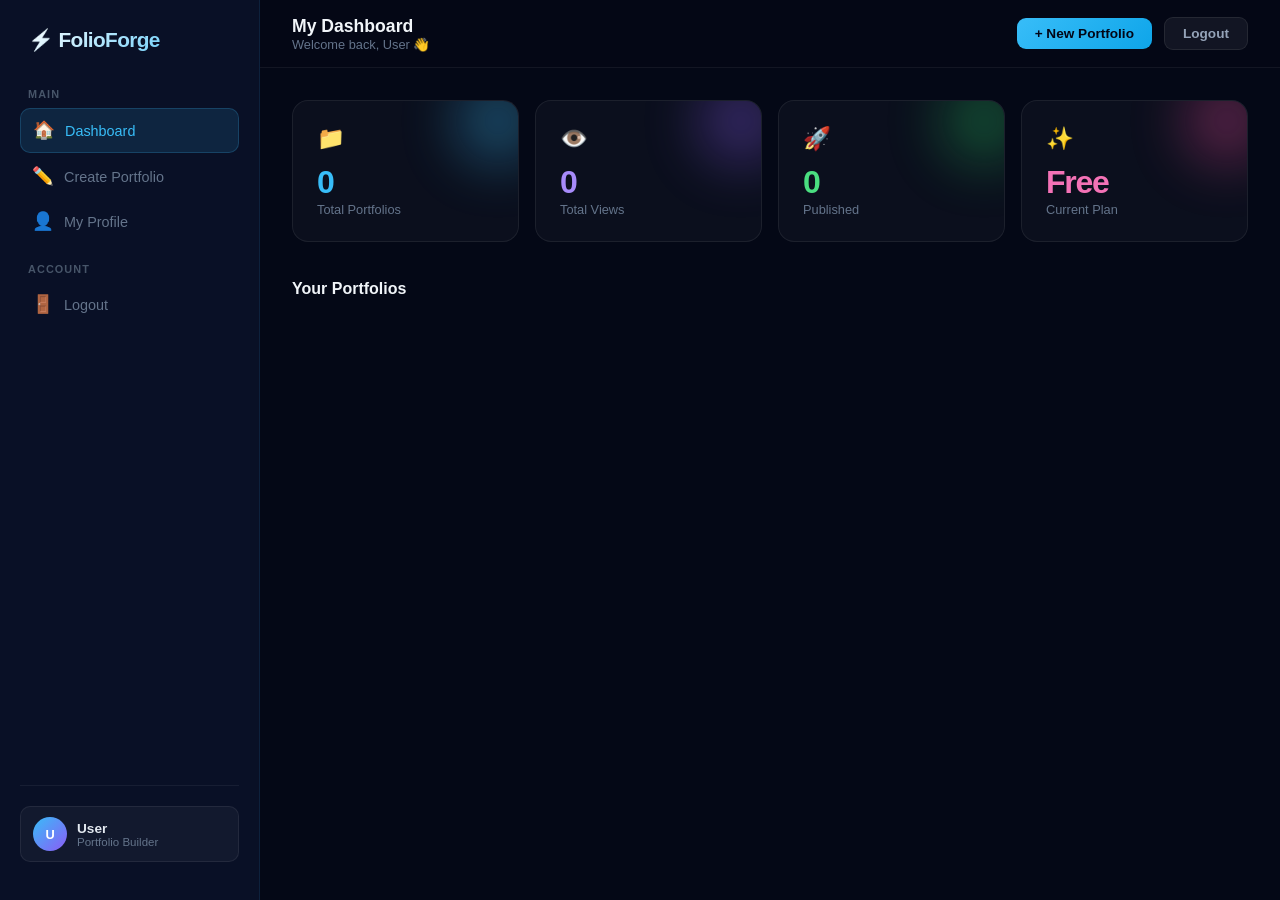
<file: frontend/dashboard.html>
<!DOCTYPE html>
<html lang="en">
<head>
  <meta charset="UTF-8">
  <meta name="viewport" content="width=device-width, initial-scale=1.0">
  <title>Dashboard — FolioForge</title>
  <link href="https://fonts.googleapis.com/css2?family=Inter:wght@400;500;600;700;900&display=swap" rel="stylesheet">
  <link rel="stylesheet" href="style.css">
  <style>
    *, *::before, *::after { margin: 0; padding: 0; box-sizing: border-box; }

    body {
      background: #050816;
      color: #e2e8f0;
      font-family: 'Inter', sans-serif;
      min-height: 100vh;
      display: flex;
      overflow-x: hidden;
    }

    .sidebar {
      width: 260px;
      min-height: 100vh;
      background: rgba(10, 17, 40, 0.95);
      border-right: 1px solid rgba(56,189,248,0.1);
      display: flex;
      flex-direction: column;
      padding: 28px 20px;
      position: fixed;
      top: 0; left: 0; bottom: 0;
      z-index: 50;
      backdrop-filter: blur(20px);
      animation: slideInLeft 0.5s cubic-bezier(0.16,1,0.3,1) both;
    }
    @keyframes slideInLeft { from{transform:translateX(-100%);opacity:0} to{transform:translateX(0);opacity:1} }

    .sidebar-logo { font-size:1.3rem;font-weight:900;letter-spacing:-0.03em;background:linear-gradient(135deg,#fff,#38bdf8);-webkit-background-clip:text;-webkit-text-fill-color:transparent;background-clip:text;margin-bottom:36px;padding:0 8px; }
    .sidebar-section { font-size:0.68rem;font-weight:700;text-transform:uppercase;letter-spacing:0.1em;color:#475569;padding:0 8px;margin-bottom:8px;margin-top:20px; }
    .sidebar-section:first-of-type { margin-top:0; }
    .sidebar-nav { display:flex;flex-direction:column;gap:2px; }
    .nav-item { display:flex;align-items:center;gap:12px;padding:11px 12px;border-radius:10px;color:#64748b;text-decoration:none;font-size:0.9rem;font-weight:500;transition:all 0.2s;cursor:pointer;border:none;background:none;width:100%;text-align:left; }
    .nav-item:hover { background:rgba(255,255,255,0.05);color:#e2e8f0; }
    .nav-item.active { background:rgba(56,189,248,0.12);color:#38bdf8;border:1px solid rgba(56,189,248,0.2); }
    .nav-icon { font-size:1.1rem;width:20px;text-align:center; }
    .sidebar-bottom { margin-top:auto;padding-top:20px;border-top:1px solid rgba(255,255,255,0.06); }
    .user-pill { display:flex;align-items:center;gap:10px;padding:10px 12px;border-radius:10px;background:rgba(255,255,255,0.04);border:1px solid rgba(255,255,255,0.07);margin-bottom:10px; }
    .user-avatar { width:34px;height:34px;border-radius:50%;background:linear-gradient(135deg,#38bdf8,#8b5cf6);display:flex;align-items:center;justify-content:center;font-size:0.8rem;font-weight:700;color:white;flex-shrink:0; }
    .user-name { font-size:0.85rem;font-weight:600;color:#e2e8f0; }
    .user-role { font-size:0.72rem;color:#64748b; }

    .main { margin-left:260px;flex:1;display:flex;flex-direction:column;min-height:100vh; }

    .topbar { height:68px;display:flex;align-items:center;justify-content:space-between;padding:0 32px;border-bottom:1px solid rgba(255,255,255,0.06);background:rgba(5,8,22,0.8);backdrop-filter:blur(12px);position:sticky;top:0;z-index:40;animation:fadeDown 0.5s 0.2s both; }
    @keyframes fadeDown { from{opacity:0;transform:translateY(-10px)} to{opacity:1;transform:translateY(0)} }
    .topbar-left h2 { font-size:1.1rem;font-weight:700;color:#f1f5f9; }
    .topbar-left p { font-size:0.8rem;color:#64748b; }
    .topbar-right { display:flex;align-items:center;gap:12px; }
    .topbar-btn { padding:8px 18px;border-radius:9px;border:none;font-size:0.85rem;font-weight:600;cursor:pointer;transition:all 0.2s;text-decoration:none;display:inline-flex;align-items:center;gap:6px; }
    .btn-create { background:linear-gradient(135deg,#38bdf8,#0ea5e9);color:#020617; }
    .btn-create:hover { transform:translateY(-2px);box-shadow:0 8px 20px rgba(56,189,248,0.35); }
    .btn-logout { background:rgba(255,255,255,0.06);color:#94a3b8;border:1px solid rgba(255,255,255,0.08); }
    .btn-logout:hover { background:rgba(239,68,68,0.12);color:#f87171;border-color:rgba(239,68,68,0.2); }

    .content { padding:32px;flex:1; }

    .stats-grid { display:grid;grid-template-columns:repeat(auto-fit,minmax(200px,1fr));gap:16px;margin-bottom:32px; }
    .stat-card { padding:24px;border-radius:16px;background:rgba(255,255,255,0.03);border:1px solid rgba(255,255,255,0.07);position:relative;overflow:hidden;animation:fadeUp 0.6s both;transition:transform 0.2s,border-color 0.2s,box-shadow 0.2s; }
    .stat-card:hover { transform:translateY(-4px);border-color:rgba(56,189,248,0.2);box-shadow:0 12px 30px rgba(0,0,0,0.25); }
    .stat-card:nth-child(1){animation-delay:0.1s} .stat-card:nth-child(2){animation-delay:0.15s} .stat-card:nth-child(3){animation-delay:0.2s} .stat-card:nth-child(4){animation-delay:0.25s}
    .stat-card::before { content:"";position:absolute;width:80px;height:80px;border-radius:50%;top:-20px;right:-20px;filter:blur(30px);opacity:0.4; }
    .stat-card.c-cyan::before{background:#38bdf8} .stat-card.c-purple::before{background:#8b5cf6} .stat-card.c-green::before{background:#22c55e} .stat-card.c-pink::before{background:#ec4899}
    .stat-icon { font-size:1.4rem;margin-bottom:14px;display:block; }
    .stat-value { font-size:2rem;font-weight:900;letter-spacing:-0.04em;line-height:1;margin-bottom:4px; }
    .stat-card.c-cyan .stat-value{color:#38bdf8} .stat-card.c-purple .stat-value{color:#a78bfa} .stat-card.c-green .stat-value{color:#4ade80} .stat-card.c-pink .stat-value{color:#f472b6}
    .stat-label { font-size:0.8rem;color:#64748b;font-weight:500; }

    .section-header { display:flex;align-items:center;justify-content:space-between;margin-bottom:20px; }
    .section-header h3 { font-size:1rem;font-weight:700;color:#f1f5f9; }
    .section-header span { font-size:0.8rem;color:#64748b; }

    #dashboardPortfolios { display:grid;grid-template-columns:repeat(auto-fill,minmax(300px,1fr));gap:18px; }

    .dashboard-card { padding:24px;border-radius:16px;background:rgba(255,255,255,0.03);border:1px solid rgba(255,255,255,0.07);transition:all 0.3s;animation:fadeUp 0.5s both;position:relative;overflow:hidden; }
    .dashboard-card::before { content:"";position:absolute;top:0;left:0;right:0;height:2px;background:linear-gradient(90deg,#38bdf8,#8b5cf6);opacity:0;transition:opacity 0.3s; }
    .dashboard-card:hover { transform:translateY(-5px);border-color:rgba(56,189,248,0.2);box-shadow:0 16px 40px rgba(0,0,0,0.3); }
    .dashboard-card:hover::before { opacity:1; }
    .dashboard-card h3 { font-size:1rem;font-weight:700;color:#f1f5f9;margin-bottom:6px; }
    .dashboard-card p { font-size:0.82rem;color:#64748b;margin-bottom:4px; }
    .card-views { display:inline-flex;align-items:center;gap:5px;font-size:0.78rem;color:#38bdf8;background:rgba(56,189,248,0.1);padding:3px 10px;border-radius:20px;margin-top:10px;margin-bottom:16px; }
    .card-actions { display:flex;gap:8px;flex-wrap:wrap; }
    .card-btn { padding:7px 14px;border-radius:8px;font-size:0.78rem;font-weight:600;cursor:pointer;border:none;transition:all 0.2s;text-decoration:none;display:inline-block; }
    .card-btn.view{background:rgba(56,189,248,0.12);color:#38bdf8} .card-btn.edit{background:rgba(139,92,246,0.12);color:#a78bfa} .card-btn.delete{background:rgba(239,68,68,0.1);color:#f87171}
    .card-btn:hover { filter:brightness(1.2);transform:translateY(-1px); }

    .empty-state { grid-column:1/-1;text-align:center;padding:60px 20px;border-radius:16px;border:1px dashed rgba(255,255,255,0.1);animation:fadeUp 0.5s 0.3s both; }
    .empty-icon { font-size:3rem;margin-bottom:16px;display:block; }
    .empty-state h4 { font-size:1rem;font-weight:600;color:#94a3b8;margin-bottom:8px; }
    .empty-state p { font-size:0.85rem;color:#475569;margin-bottom:24px; }

    @keyframes fadeUp { from{opacity:0;transform:translateY(20px)} to{opacity:1;transform:translateY(0)} }

    .sidebar-toggle { display:none;position:fixed;top:16px;left:16px;z-index:60;background:rgba(10,17,40,0.9);border:1px solid rgba(56,189,248,0.2);border-radius:8px;padding:8px 10px;cursor:pointer;color:#38bdf8;font-size:1.2rem; }

    @media(max-width:768px) {
      .sidebar{transform:translateX(-100%);transition:transform 0.3s ease} .sidebar.open{transform:translateX(0)} .sidebar-toggle{display:block} .main{margin-left:0} .topbar{padding:0 16px 0 56px} .content{padding:20px 16px} .stats-grid{grid-template-columns:1fr 1fr}
    }

    /* ── DELETE MODAL ── */
    #deleteModal{position:fixed;inset:0;z-index:9999;display:none;align-items:center;justify-content:center;background:rgba(2,4,14,0.85);backdrop-filter:blur(10px);padding:20px}
    #deleteModal.open{display:flex;animation:dmFadeIn 0.25s ease both}
    @keyframes dmFadeIn{from{opacity:0}to{opacity:1}}
    .dm-card{background:rgba(10,16,35,0.95);border:1px solid rgba(239,68,68,0.25);border-radius:24px;padding:40px 36px;max-width:400px;width:100%;text-align:center;position:relative;overflow:hidden;animation:dmSlideUp 0.35s cubic-bezier(0.34,1.56,0.64,1) both;box-shadow:0 0 60px rgba(239,68,68,0.12),0 30px 60px rgba(0,0,0,0.4)}
    @keyframes dmSlideUp{from{opacity:0;transform:scale(0.85) translateY(20px)}to{opacity:1;transform:scale(1) translateY(0)}}
    .dm-card::before{content:'';position:absolute;top:0;left:10%;width:80%;height:2px;background:linear-gradient(90deg,transparent,#ef4444,transparent);animation:dmGlow 2s ease-in-out infinite}
    @keyframes dmGlow{0%,100%{opacity:0.4}50%{opacity:1}}
    .dm-icon-wrap{width:72px;height:72px;border-radius:50%;background:rgba(239,68,68,0.1);border:1px solid rgba(239,68,68,0.25);display:flex;align-items:center;justify-content:center;margin:0 auto 20px;animation:dmIconPop 0.5s cubic-bezier(0.34,1.56,0.64,1) 0.1s both}
    @keyframes dmIconPop{from{opacity:0;transform:scale(0.5)}to{opacity:1;transform:scale(1)}}
    .dm-icon{font-size:32px}
    .dm-title{font-size:20px;font-weight:800;color:#f1f5f9;margin-bottom:8px;animation:dmFadeUp 0.4s ease 0.15s both}
    .dm-sub{font-size:13px;color:rgba(180,200,230,0.55);line-height:1.6;margin-bottom:28px;animation:dmFadeUp 0.4s ease 0.2s both}
    @keyframes dmFadeUp{from{opacity:0;transform:translateY(8px)}to{opacity:1;transform:translateY(0)}}
    .dm-name{display:inline-block;background:rgba(239,68,68,0.1);border:1px solid rgba(239,68,68,0.2);color:rgba(239,68,68,0.9);border-radius:8px;padding:2px 10px;font-weight:700;font-size:13px}
    .dm-btns{display:flex;gap:12px;animation:dmFadeUp 0.4s ease 0.25s both}
    .dm-btn{flex:1;padding:13px;border:none;border-radius:12px;font-size:14px;font-weight:700;cursor:pointer;font-family:inherit;transition:all 0.25s;display:flex;align-items:center;justify-content:center;gap:6px}
    .dm-cancel{background:rgba(255,255,255,0.05);color:rgba(180,200,230,0.8);border:1px solid rgba(255,255,255,0.1)}
    .dm-cancel:hover{background:rgba(255,255,255,0.09);transform:translateY(-2px)}
    .dm-delete{background:linear-gradient(135deg,#ef4444,#dc2626);color:#fff;box-shadow:0 4px 20px rgba(239,68,68,0.3)}
    .dm-delete:hover{transform:translateY(-2px);box-shadow:0 8px 28px rgba(239,68,68,0.45)}
    .dm-card.shake{animation:dmShake 0.4s ease}
    @keyframes dmShake{0%,100%{transform:translateX(0)}20%{transform:translateX(-8px)}40%{transform:translateX(8px)}60%{transform:translateX(-5px)}80%{transform:translateX(5px)}}
    
  </style>
</head>
<body>

<button class="sidebar-toggle" onclick="toggleSidebar()">☰</button>

<!-- SIDEBAR -->
<aside class="sidebar" id="sidebar">
  <div class="sidebar-logo">⚡ FolioForge</div>
  <p class="sidebar-section">Main</p>
  <nav class="sidebar-nav">
    <a href="dashboard.html" class="nav-item active"><span class="nav-icon">🏠</span> Dashboard</a>
    <a href="builder.html" class="nav-item"><span class="nav-icon">✏️</span> Create Portfolio</a>
    <a href="profile.html" class="nav-item"><span class="nav-icon">👤</span> My Profile</a>
  </nav>
  <p class="sidebar-section">Account</p>
  <nav class="sidebar-nav">
    <a href="admin.html" id="adminBtn" class="nav-item" style="display:none"><span class="nav-icon">🛡️</span> Admin Panel</a>
    <button id="logoutBtn" class="nav-item"><span class="nav-icon">🚪</span> Logout</button>
  </nav>
  <div class="sidebar-bottom">
    <div class="user-pill">
      <div class="user-avatar" id="userAvatar">?</div>
      <div>
        <div class="user-name" id="sidebarName">Loading...</div>
        <div class="user-role">Portfolio Builder</div>
      </div>
    </div>
  </div>
</aside>

<!-- MAIN -->
<div class="main">
  <header class="topbar">
    <div class="topbar-left">
      <h2>My Dashboard</h2>
      <p id="welcomeUser">Welcome back 👋</p>
    </div>
    <div class="topbar-right">
      <a href="builder.html" class="topbar-btn btn-create">+ New Portfolio</a>
      <button id="logoutBtnTop" class="topbar-btn btn-logout">Logout</button>
    </div>
  </header>

  <main class="content">
    <div class="stats-grid">
      <div class="stat-card c-cyan"><span class="stat-icon">📁</span><div class="stat-value" id="statPortfolios">0</div><div class="stat-label">Total Portfolios</div></div>
      <div class="stat-card c-purple"><span class="stat-icon">👁️</span><div class="stat-value" id="statViews">0</div><div class="stat-label">Total Views</div></div>
      <div class="stat-card c-green"><span class="stat-icon">🚀</span><div class="stat-value" id="statPublished">0</div><div class="stat-label">Published</div></div>
      <div class="stat-card c-pink"><span class="stat-icon">✨</span><div class="stat-value">Free</div><div class="stat-label">Current Plan</div></div>
    </div>
    <div class="section-header">
      <h3>Your Portfolios</h3>
      <span id="portfolioCount"></span>
    </div>
    <div id="dashboardPortfolios"></div>
  </main>
</div>

<!-- ── DELETE CONFIRM MODAL ── -->
<div id="deleteModal">
  <div class="dm-card" id="dmCard">
    <div class="dm-icon-wrap"><div class="dm-icon">🗑️</div></div>
    <div class="dm-title">Delete Portfolio?</div>
    <div class="dm-sub">
      This will permanently delete<br>
      <span class="dm-name" id="dmItemName">this portfolio</span><br>
      This action cannot be undone.
    </div>
    <div class="dm-btns">
      <button class="dm-btn dm-cancel" onclick="dmResolve(false)">Cancel</button>
      <button class="dm-btn dm-delete" onclick="dmResolve(true)">🗑️ Delete</button>
    </div>
  </div>
</div>

<script src="script.js"></script>
<script>
  /* ── USER INFO ── */
  const userName = localStorage.getItem('userName') || 'User';
  const userEmail = localStorage.getItem('userEmail') || '';
  const userRole  = localStorage.getItem('userRole')  || '';

  document.getElementById('welcomeUser').textContent = 'Welcome back, ' + userName + ' 👋';
  document.getElementById('sidebarName').textContent = userName;
  document.getElementById('userAvatar').textContent  = userName.charAt(0).toUpperCase();

  if (userRole === 'ADMIN') document.getElementById('adminBtn').style.display = 'flex';

  ['logoutBtn','logoutBtnTop'].forEach(id => {
    const btn = document.getElementById(id);
    if (btn) btn.addEventListener('click', () => {
      localStorage.removeItem('token');
      localStorage.removeItem('userEmail');
      localStorage.removeItem('userName');
      localStorage.removeItem('userRole');
      window.location.href = 'login.html';
    });
  });

  /* ── DELETE MODAL ── */
  let _dmResolve = null;

  function confirmDelete(itemName) {
    return new Promise(resolve => {
      _dmResolve = resolve;
      const modal  = document.getElementById('deleteModal');
      const nameEl = document.getElementById('dmItemName');
      const card   = document.getElementById('dmCard');
      if (nameEl) nameEl.textContent = itemName || 'this portfolio';
      card.style.animation = 'none';
      card.offsetHeight;
      card.style.animation = '';
      modal.classList.add('open');
    });
  }

  function dmResolve(result) {
    const modal = document.getElementById('deleteModal');
    const card  = document.getElementById('dmCard');
    if (result) {
      card.classList.add('shake');
      setTimeout(() => {
        card.classList.remove('shake');
        modal.classList.remove('open');
        if (_dmResolve) { _dmResolve(true); _dmResolve = null; }
      }, 400);
    } else {
      modal.classList.remove('open');
      if (_dmResolve) { _dmResolve(false); _dmResolve = null; }
    }
  }

  document.getElementById('deleteModal').addEventListener('click', function(e) {
    if (e.target === this) dmResolve(false);
  });

  /* ── LOAD PORTFOLIOS ── */
  async function loadDashboardPortfolios() {
    try {
      const userEmail = localStorage.getItem('userEmail');
      const response  = await fetch('https://portfolio-backend-au16.onrender.com/api/portfolios/my/' + userEmail);
      const portfolios = await response.json();

      document.getElementById('statPortfolios').textContent = portfolios.length;
      document.getElementById('statPublished').textContent  = portfolios.length;
      document.getElementById('portfolioCount').textContent = portfolios.length + ' portfolio' + (portfolios.length !== 1 ? 's' : '');
      document.getElementById('statViews').textContent = portfolios.reduce((sum, p) => sum + (p.views || 0), 0);

      const container = document.getElementById('dashboardPortfolios');
      container.innerHTML = '';

      if (!portfolios.length) {
        container.innerHTML = `
          <div class="empty-state">
            <span class="empty-icon">📭</span>
            <h4>No portfolios yet</h4>
            <p>Create your first portfolio and share it with the world.</p>
            <a href="builder.html" class="topbar-btn btn-create" style="display:inline-flex;padding:12px 24px;border-radius:10px;background:linear-gradient(135deg,#38bdf8,#0ea5e9);color:#020617;font-weight:700;font-size:0.9rem;text-decoration:none;">
              + Create your first portfolio
            </a>
          </div>`;
        return;
      }

      portfolios.slice().reverse().forEach((portfolio, i) => {
        const card = document.createElement('div');
        card.className = 'dashboard-card';
        card.style.animationDelay = (i * 0.07) + 's';
        card.innerHTML = `
          <h3>${portfolio.name}</h3>
          <p>${portfolio.role || 'No role set'}</p>
          <div class="card-views">👁️ ${portfolio.views || 0} views</div>
          <div class="card-actions">
            <a class="card-btn view" href="/p/${portfolio.slug}" target="_blank">View →</a>
            <a class="card-btn edit" href="/builder.html?id=${portfolio.slug}">Edit</a>
            <button class="card-btn delete" data-slug="${portfolio.slug}" data-name="${portfolio.name}">Delete</button>
          </div>`;
        container.appendChild(card);
      });

      /* ── Delete buttons with animated modal ── */
      container.querySelectorAll('.delete').forEach(btn => {
        btn.addEventListener('click', async function () {
          const slug = this.dataset.slug;
          const name = this.dataset.name || 'this portfolio';
          const confirmed = await confirmDelete(name);
          if (!confirmed) return;
          await fetch('https://portfolio-backend-au16.onrender.com/api/portfolios/' + slug, { method: 'DELETE' });
          loadDashboardPortfolios();
        });
      });

    } catch (err) {
      console.error(err);
    }
  }

  loadDashboardPortfolios();

  function toggleSidebar() {
    document.getElementById('sidebar').classList.toggle('open');
  }
</script>

</body>
</html>
</file>
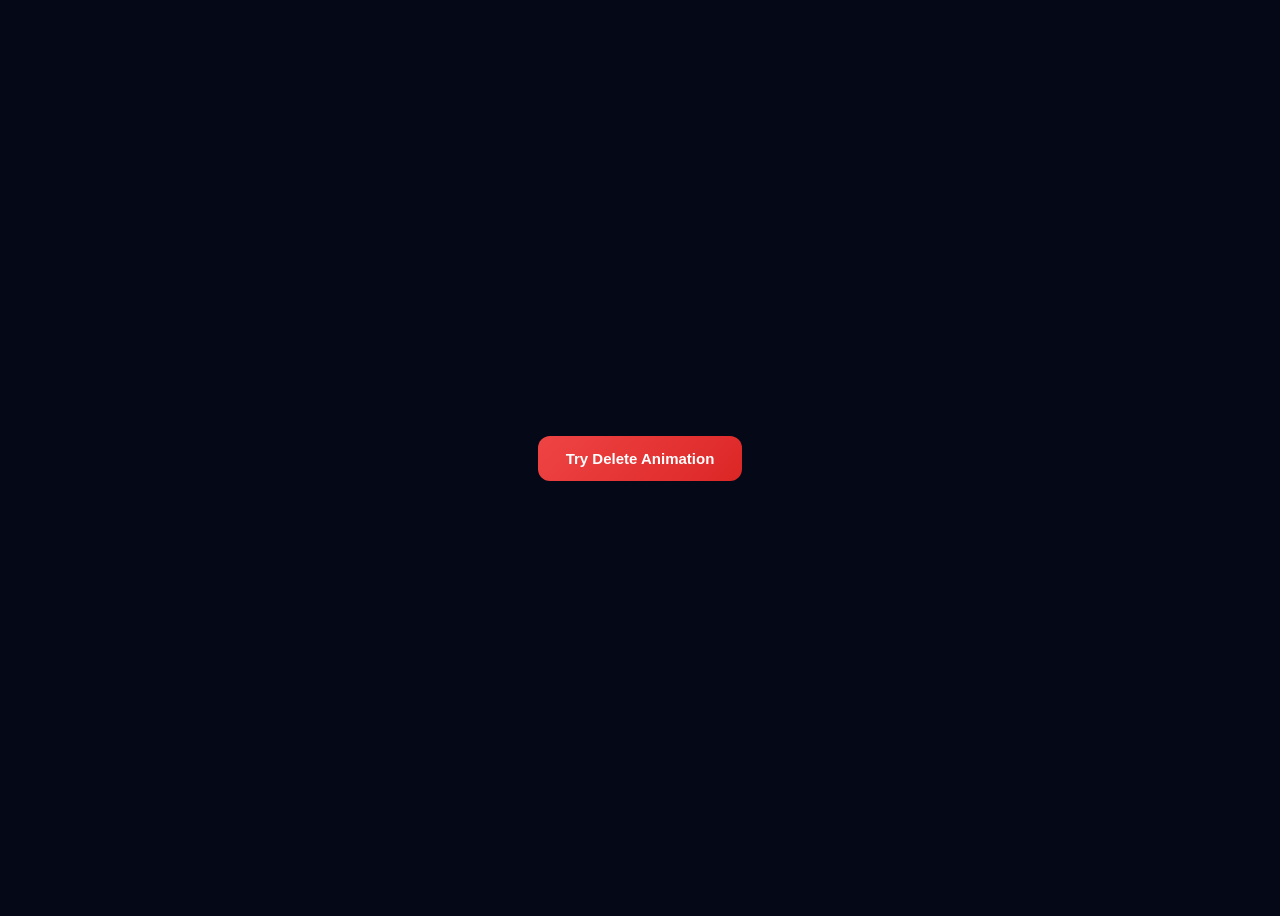
<file: frontend/Delete.html>
<!DOCTYPE html>
<html lang="en">
<head>
  <meta charset="UTF-8">
  <meta name="viewport" content="width=device-width, initial-scale=1.0">
  <title>Delete Confirm Modal</title>
  <style>
    /* ── PASTE THIS CSS INTO YOUR style.css ── */

    #deleteModal {
      position: fixed;
      inset: 0;
      z-index: 9999;
      display: none;
      align-items: center;
      justify-content: center;
      background: rgba(2, 4, 14, 0.85);
      backdrop-filter: blur(10px);
      padding: 20px;
    }
    #deleteModal.open {
      display: flex;
      animation: dmFadeIn 0.25s ease both;
    }
    @keyframes dmFadeIn { from{opacity:0} to{opacity:1} }

    .dm-card {
      background: rgba(10, 16, 35, 0.95);
      border: 1px solid rgba(239, 68, 68, 0.25);
      border-radius: 24px;
      padding: 40px 36px;
      max-width: 400px;
      width: 100%;
      text-align: center;
      position: relative;
      overflow: hidden;
      animation: dmSlideUp 0.35s cubic-bezier(0.34,1.56,0.64,1) both;
      box-shadow: 0 0 60px rgba(239,68,68,0.12), 0 30px 60px rgba(0,0,0,0.4);
    }
    @keyframes dmSlideUp {
      from { opacity:0; transform: scale(0.85) translateY(20px); }
      to   { opacity:1; transform: scale(1)   translateY(0); }
    }

    /* Top accent line */
    .dm-card::before {
      content: '';
      position: absolute;
      top: 0; left: 10%; width: 80%; height: 2px;
      background: linear-gradient(90deg, transparent, #ef4444, transparent);
      animation: dmGlow 2s ease-in-out infinite;
    }
    @keyframes dmGlow { 0%,100%{opacity:0.4} 50%{opacity:1} }

    /* Icon */
    .dm-icon-wrap {
      width: 72px; height: 72px;
      border-radius: 50%;
      background: rgba(239,68,68,0.1);
      border: 1px solid rgba(239,68,68,0.25);
      display: flex; align-items: center; justify-content: center;
      margin: 0 auto 20px;
      animation: dmIconPop 0.5s cubic-bezier(0.34,1.56,0.64,1) 0.1s both;
    }
    @keyframes dmIconPop { from{opacity:0;transform:scale(0.5)} to{opacity:1;transform:scale(1)} }
    .dm-icon { font-size: 32px; }

    .dm-title {
      font-size: 20px; font-weight: 800;
      color: #f1f5f9;
      margin-bottom: 8px;
      animation: dmFadeUp 0.4s ease 0.15s both;
    }
    .dm-sub {
      font-size: 13px;
      color: rgba(180,200,230,0.55);
      line-height: 1.6;
      margin-bottom: 28px;
      animation: dmFadeUp 0.4s ease 0.2s both;
    }
    @keyframes dmFadeUp { from{opacity:0;transform:translateY(8px)} to{opacity:1;transform:translateY(0)} }

    .dm-name {
      display: inline-block;
      background: rgba(239,68,68,0.1);
      border: 1px solid rgba(239,68,68,0.2);
      color: rgba(239,68,68,0.9);
      border-radius: 8px;
      padding: 2px 10px;
      font-weight: 700;
      font-size: 13px;
    }

    .dm-btns {
      display: flex; gap: 12px;
      animation: dmFadeUp 0.4s ease 0.25s both;
    }
    .dm-btn {
      flex: 1; padding: 13px;
      border: none; border-radius: 12px;
      font-size: 14px; font-weight: 700;
      cursor: pointer; font-family: inherit;
      transition: all 0.25s;
      display: flex; align-items: center; justify-content: center; gap: 6px;
    }
    .dm-cancel {
      background: rgba(255,255,255,0.05);
      color: rgba(180,200,230,0.8);
      border: 1px solid rgba(255,255,255,0.1);
    }
    .dm-cancel:hover { background: rgba(255,255,255,0.09); transform: translateY(-2px); }

    .dm-delete {
      background: linear-gradient(135deg, #ef4444, #dc2626);
      color: #fff;
      box-shadow: 0 4px 20px rgba(239,68,68,0.3);
    }
    .dm-delete:hover { transform: translateY(-2px); box-shadow: 0 8px 28px rgba(239,68,68,0.45); }
    .dm-delete:active { transform: scale(0.97); }

    /* Shaking animation when confirm is clicked */
    .dm-card.shake {
      animation: dmShake 0.4s ease;
    }
    @keyframes dmShake {
      0%,100%{transform:translateX(0)}
      20%{transform:translateX(-8px)}
      40%{transform:translateX(8px)}
      60%{transform:translateX(-5px)}
      80%{transform:translateX(5px)}
    }
  </style>
</head>
<body style="background:#050816;display:flex;align-items:center;justify-content:center;min-height:100vh;font-family:'Segoe UI',sans-serif">

  <!-- ── PASTE THIS HTML just before </body> in every page that has delete ── -->
  <div id="deleteModal">
    <div class="dm-card" id="dmCard">
      <div class="dm-icon-wrap">
        <div class="dm-icon">🗑️</div>
      </div>
      <div class="dm-title">Delete Portfolio?</div>
      <div class="dm-sub">
        This will permanently delete<br>
        <span class="dm-name" id="dmItemName">this portfolio</span><br>
        This action cannot be undone.
      </div>
      <div class="dm-btns">
        <button class="dm-btn dm-cancel" onclick="dmResolve(false)">Cancel</button>
        <button class="dm-btn dm-delete" onclick="dmResolve(true)">🗑️ Delete</button>
      </div>
    </div>
  </div>

  <!-- Demo trigger -->
  <button onclick="confirmDelete('My Awesome Portfolio').then(r => alert(r ? 'Deleted!' : 'Cancelled'))"
    style="padding:14px 28px;background:linear-gradient(135deg,#ef4444,#dc2626);color:#fff;border:none;border-radius:12px;font-size:15px;font-weight:700;cursor:pointer">
    Try Delete Animation
  </button>

  <!-- ── PASTE THIS JS into your script.js (replace all confirm() calls) ── -->
  <script>
  /* ── CUSTOM DELETE CONFIRM ── */
  let _dmResolve = null;

  function confirmDelete(itemName = 'this item') {
    return new Promise(resolve => {
      _dmResolve = resolve;
      const modal = document.getElementById('deleteModal');
      const nameEl = document.getElementById('dmItemName');
      const card   = document.getElementById('dmCard');
      if (nameEl) nameEl.textContent = itemName;
      // Reset animation
      card.style.animation = 'none';
      card.offsetHeight; // reflow
      card.style.animation = '';
      modal.classList.add('open');
    });
  }

  function dmResolve(result) {
    const modal = document.getElementById('deleteModal');
    const card  = document.getElementById('dmCard');
    if (result) {
      // Shake then close
      card.classList.add('shake');
      setTimeout(() => {
        card.classList.remove('shake');
        modal.classList.remove('open');
        if (_dmResolve) { _dmResolve(true); _dmResolve = null; }
      }, 400);
    } else {
      modal.classList.remove('open');
      if (_dmResolve) { _dmResolve(false); _dmResolve = null; }
    }
  }

  // Close on backdrop click
  document.getElementById('deleteModal').addEventListener('click', function(e) {
    if (e.target === this) dmResolve(false);
  });
  </script>

</body>
</html>
</file>
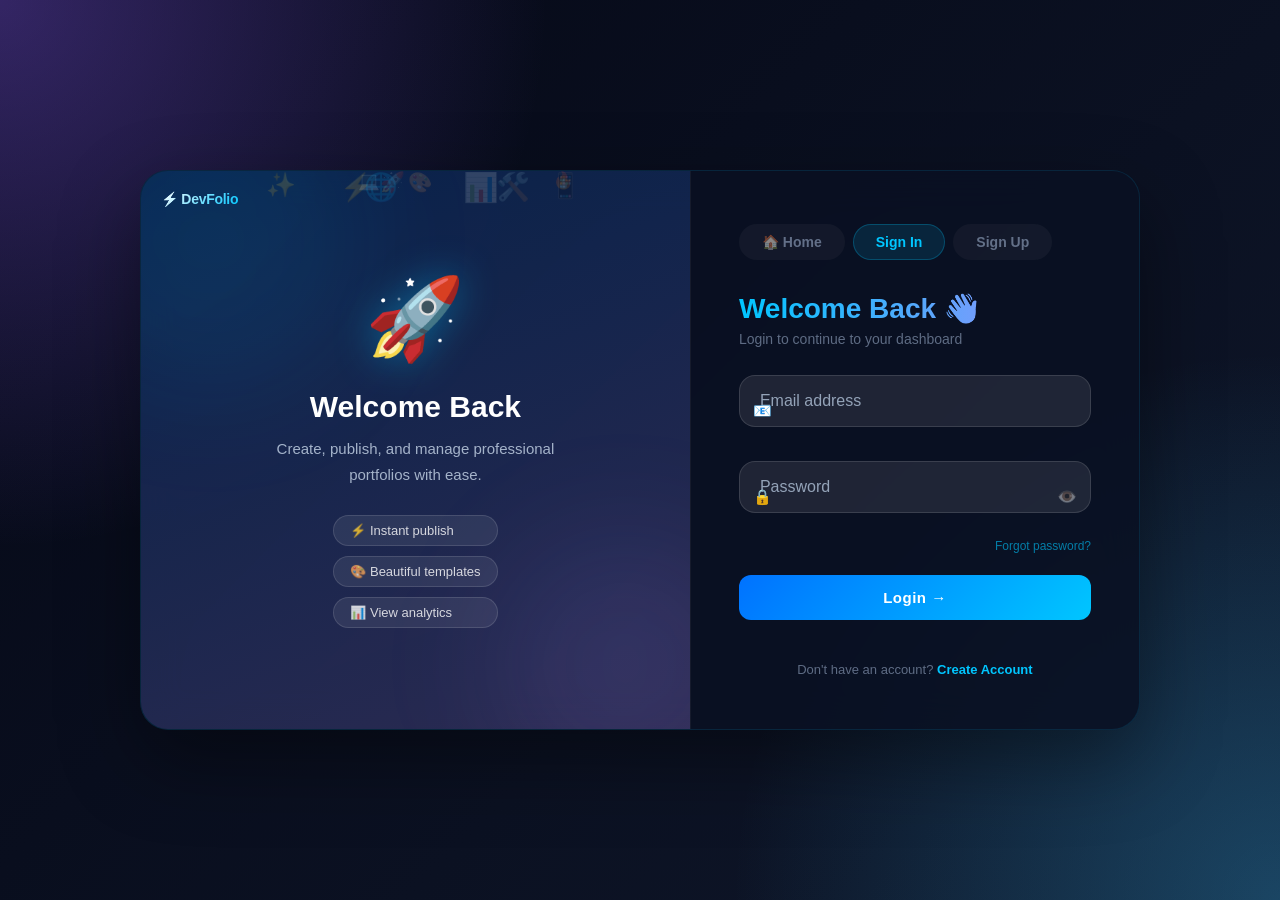
<file: frontend/login.html>
<!DOCTYPE html>
<html lang="en">
<head>
  <meta charset="UTF-8">
  <meta name="viewport" content="width=device-width, initial-scale=1.0">
  <title>Login — DevFolio</title>
  <link rel="stylesheet" href="style.css">
  <style>
    *{box-sizing:border-box;margin:0;padding:0}
    body{background:#050816;color:#e0e6f0;font-family:'Segoe UI',sans-serif;min-height:100vh;overflow-x:hidden;display:flex;align-items:center;justify-content:center}
    #bg{position:fixed;top:0;left:0;width:100%;height:100%;z-index:0;pointer-events:none}
    .corner-deco{position:fixed;z-index:1;pointer-events:none}
    .corner-deco.tl{top:0;left:0;width:300px;height:300px;background:radial-gradient(circle at top left,rgba(0,198,255,0.1),transparent 70%)}
    .corner-deco.br{bottom:0;right:0;width:300px;height:300px;background:radial-gradient(circle at bottom right,rgba(167,139,250,0.1),transparent 70%)}

    .auth-page{position:relative;z-index:10;width:100%;padding:24px;display:flex;align-items:center;justify-content:center;min-height:100vh}

    .auth-container{
      width:100%;max-width:1000px;min-height:560px;
      display:grid;grid-template-columns:1.1fr 0.9fr;
      border-radius:28px;overflow:hidden;
      background:rgba(10,16,35,0.88);
      border:1px solid rgba(0,198,255,0.12);
      backdrop-filter:blur(20px);
      box-shadow:0 30px 80px rgba(0,0,0,0.4);
      animation:cardIn 0.8s cubic-bezier(0.22,1,0.36,1) both;
    }
    @keyframes cardIn{from{opacity:0;transform:translateY(30px) scale(0.97)}to{opacity:1;transform:translateY(0) scale(1)}}

    /* LEFT PANEL */
    .auth-left{
      display:flex;flex-direction:column;justify-content:center;align-items:center;
      text-align:center;padding:60px 48px;
      background:linear-gradient(160deg,rgba(0,114,255,0.18),rgba(167,139,250,0.22));
      position:relative;overflow:hidden;
    }
    .auth-left::before{
      content:'';position:absolute;width:300px;height:300px;border-radius:50%;
      background:rgba(0,198,255,0.08);filter:blur(60px);
      top:-80px;left:-80px;animation:orbMove 8s ease-in-out infinite alternate;
    }
    .auth-left::after{
      content:'';position:absolute;width:250px;height:250px;border-radius:50%;
      background:rgba(167,139,250,0.1);filter:blur(60px);
      bottom:-60px;right:-60px;animation:orbMove2 9s ease-in-out infinite alternate;
    }
    @keyframes orbMove{from{transform:translate(0,0)}to{transform:translate(40px,30px)}}
    @keyframes orbMove2{from{transform:translate(0,0)}to{transform:translate(-40px,-30px)}}

    .home-logo{
      position:absolute;top:20px;left:20px;z-index:3;
      font-size:14px;font-weight:700;
      background:linear-gradient(135deg,#fff,#00c6ff);
      -webkit-background-clip:text;-webkit-text-fill-color:transparent;
      background-clip:text;text-decoration:none;
      letter-spacing:-0.02em;transition:opacity 0.2s;
    }
    .home-logo:hover{opacity:0.7}

    /* Floating tech icons */
    .floating-icons{position:absolute;inset:0;pointer-events:none;overflow:hidden}
    .fi{
      position:absolute;font-size:22px;opacity:0.15;
      animation:floatIcon linear infinite;
    }
    @keyframes floatIcon{
      0%{transform:translateY(100%) rotate(0deg);opacity:0}
      10%{opacity:0.15}
      90%{opacity:0.1}
      100%{transform:translateY(-100%) rotate(360deg);opacity:0}
    }

    .rocket{font-size:80px;margin-bottom:24px;z-index:2;animation:rocketBob 3s ease-in-out infinite;filter:drop-shadow(0 0 20px rgba(0,198,255,0.4));cursor:pointer}
    @keyframes rocketBob{0%,100%{transform:translateY(0) rotate(-5deg)}50%{transform:translateY(-14px) rotate(5deg)}}

    .auth-left h2{font-size:30px;font-weight:700;color:#fff;margin-bottom:12px;z-index:2;position:relative;animation:slideUp 0.6s ease 0.3s both}
    .auth-left p{color:rgba(224,240,255,0.7);font-size:15px;line-height:1.7;max-width:300px;z-index:2;position:relative;animation:slideUp 0.6s ease 0.4s both}
    @keyframes slideUp{from{opacity:0;transform:translateY(10px)}to{opacity:1;transform:translateY(0)}}

    /* Feature badges */
    .feature-badges{display:flex;flex-direction:column;gap:10px;margin-top:28px;z-index:2;position:relative;animation:slideUp 0.6s ease 0.5s both}
    .feature-badge{display:flex;align-items:center;gap:8px;background:rgba(255,255,255,0.08);border:1px solid rgba(255,255,255,0.12);border-radius:20px;padding:7px 16px;font-size:13px;color:rgba(255,255,255,0.8)}

    /* RIGHT PANEL */
    .auth-right{padding:52px 48px;display:flex;flex-direction:column;justify-content:center;border-left:1px solid rgba(255,255,255,0.05)}

    .auth-tabs{display:flex;gap:8px;margin-bottom:32px}
    .auth-tabs a{
      padding:9px 22px;border-radius:20px;text-decoration:none;
      color:rgba(180,200,230,0.5);background:rgba(255,255,255,0.04);
      font-weight:600;font-size:14px;transition:all 0.25s;border:1px solid transparent;
    }
    .auth-tabs a.active{background:rgba(0,198,255,0.12);color:#00c6ff;border-color:rgba(0,198,255,0.25)}
    .auth-tabs a:hover:not(.active){background:rgba(255,255,255,0.07);color:#e0e6f0}

    .auth-right h1{
      font-size:28px;font-weight:700;margin-bottom:6px;
      background:linear-gradient(90deg,#00c6ff,#a78bfa);
      -webkit-background-clip:text;-webkit-text-fill-color:transparent;background-clip:text;
      animation:slideUp 0.5s ease 0.2s both;
    }
    .auth-subtitle{color:rgba(180,200,230,0.5);font-size:14px;margin-bottom:28px;animation:slideUp 0.5s ease 0.3s both}

    .input-group{
      position:relative;margin-bottom:16px;
      animation:slideUp 0.5s ease both;
      display:flex;align-items:center;
    }
    .input-icon{
      position:absolute;left:14px;top:50%;transform:translateY(-50%);
      font-size:15px;pointer-events:none;z-index:2;
      line-height:1;display:flex;align-items:center;
    }
    .auth-input{
      width:100%;background:rgba(255,255,255,0.04);
      border:1px solid rgba(0,198,255,0.12);
      border-radius:12px;color:#e0e6f0;
      padding:14px 44px 14px 44px;font-size:14px;
      font-family:inherit;outline:none;transition:all 0.3s;
      height:52px;
    }
    .auth-input:focus{border-color:rgba(0,198,255,0.5);background:rgba(0,198,255,0.05);box-shadow:0 0 0 3px rgba(0,198,255,0.1)}
    .auth-input:hover{border-color:rgba(0,198,255,0.25)}
    .auth-input::placeholder{color:rgba(180,200,230,0.35)}

    /* Fix browser autofill white background */
    .auth-input:-webkit-autofill,
    .auth-input:-webkit-autofill:hover,
    .auth-input:-webkit-autofill:focus,
    .auth-input:-webkit-autofill:active {
      -webkit-box-shadow: 0 0 0 60px rgba(10,16,40,0.98) inset !important;
      -webkit-text-fill-color: #e0e6f0 !important;
      caret-color: #e0e6f0 !important;
      border-color: rgba(0,198,255,0.3) !important;
      transition: background-color 9999s ease-in-out 0s;
    }

    /* Show/hide password */
    .toggle-pwd{position:absolute;right:14px;top:50%;transform:translateY(-50%);cursor:pointer;font-size:16px;color:rgba(180,200,230,0.4);transition:color 0.2s}
    .toggle-pwd:hover{color:rgba(0,198,255,0.8)}

    /* Forgot password link */
    .forgot-row{display:flex;justify-content:flex-end;margin:-8px 0 18px;animation:slideUp 0.5s ease 0.48s both}
    .forgot-link{font-size:12px;color:rgba(0,198,255,0.6);text-decoration:none;cursor:pointer;transition:color 0.2s}
    .forgot-link:hover{color:#00c6ff}

    .auth-btn{
      width:100%;padding:14px;border:none;border-radius:12px;
      background:linear-gradient(135deg,#0072ff,#00c6ff);
      color:#fff;font-size:15px;font-weight:700;
      cursor:pointer;font-family:inherit;letter-spacing:0.5px;
      position:relative;overflow:hidden;transition:all 0.3s;
      margin-top:4px;margin-bottom:20px;
      animation:slideUp 0.5s ease 0.55s both;
    }
    .auth-btn::before{content:'';position:absolute;inset:0;background:linear-gradient(135deg,#a78bfa,#00c6ff);opacity:0;transition:opacity 0.3s}
    .auth-btn:hover::before{opacity:1}
    .auth-btn:hover{transform:translateY(-2px);box-shadow:0 10px 30px rgba(0,114,255,0.4)}
    .auth-btn span{position:relative;z-index:1}

    .auth-link{font-size:13px;color:rgba(180,200,230,0.5);text-align:center;animation:slideUp 0.5s ease 0.65s both}
    .auth-link a{color:#00c6ff;text-decoration:none;font-weight:600}
    .auth-link a:hover{color:#a78bfa}

    /* Error message */
    .auth-error{
      display:none;background:rgba(239,68,68,0.1);border:1px solid rgba(239,68,68,0.25);
      border-radius:10px;padding:10px 14px;font-size:13px;color:rgba(239,68,68,0.9);
      margin-bottom:14px;animation:shake 0.4s ease;
    }
    @keyframes shake{0%,100%{transform:translateX(0)}25%{transform:translateX(-6px)}75%{transform:translateX(6px)}}

    /* ── FORGOT PASSWORD MODAL ── */
    #forgotModal{
      position:fixed;inset:0;z-index:200;
      background:rgba(2,4,14,0.85);backdrop-filter:blur(8px);
      display:none;align-items:center;justify-content:center;padding:20px;
    }
    #forgotModal.open{display:flex;animation:fadeIn 0.3s ease both}
    @keyframes fadeIn{from{opacity:0}to{opacity:1}}
    .forgot-card{
      background:rgba(10,16,35,0.97);
      border:1px solid rgba(0,198,255,0.2);
      border-radius:22px;padding:38px;width:100%;max-width:400px;
      animation:cardIn 0.4s ease both;text-align:center;
      position:relative;
    }
    .forgot-close{
      position:absolute;top:16px;right:16px;
      width:30px;height:30px;border-radius:50%;
      background:rgba(255,255,255,0.06);border:none;
      color:rgba(180,200,230,0.6);font-size:16px;cursor:pointer;
      display:flex;align-items:center;justify-content:center;
      transition:all 0.2s;
    }
    .forgot-close:hover{background:rgba(239,68,68,0.15);color:#f87171}
    .forgot-icon{font-size:40px;margin-bottom:14px;animation:rocketBob 3s ease-in-out infinite}
    .forgot-card h3{
      font-size:20px;font-weight:700;margin-bottom:8px;
      background:linear-gradient(90deg,#00c6ff,#a78bfa);
      -webkit-background-clip:text;-webkit-text-fill-color:transparent;background-clip:text;
    }
    .forgot-card p{font-size:13px;color:rgba(180,200,230,0.5);margin-bottom:24px;line-height:1.6}
    .forgot-input-wrap{position:relative;margin-bottom:18px}
    .forgot-input-wrap .input-icon{left:16px}
    .forgot-card input{
      width:100%;background:rgba(255,255,255,0.04);
      border:1px solid rgba(0,198,255,0.15);border-radius:12px;
      color:#e0e6f0;padding:13px 16px 13px 44px;font-size:14px;
      font-family:inherit;outline:none;height:50px;transition:all 0.3s;
    }
    .forgot-card input:focus{border-color:rgba(0,198,255,0.5);box-shadow:0 0 0 3px rgba(0,198,255,0.1)}
    .forgot-card input::placeholder{color:rgba(180,200,230,0.3)}
    .forgot-send-btn{
      width:100%;padding:13px;border:none;border-radius:12px;
      background:linear-gradient(135deg,#0072ff,#00c6ff);color:#fff;
      font-size:14px;font-weight:700;cursor:pointer;font-family:inherit;
      transition:all 0.3s;margin-bottom:14px;
    }
    .forgot-send-btn:hover{transform:translateY(-2px);box-shadow:0 8px 24px rgba(0,114,255,0.35)}
    .forgot-send-btn:disabled{opacity:0.6;cursor:not-allowed;transform:none}
    .forgot-back{font-size:12px;color:rgba(180,200,230,0.5);text-decoration:none;cursor:pointer}
    .forgot-back:hover{color:#00c6ff}

    .forgot-success{display:none;text-align:center}
    .forgot-success.show{display:block}
    .forgot-success .check{
      width:60px;height:60px;border-radius:50%;
      background:rgba(34,197,94,0.12);border:1px solid rgba(34,197,94,0.3);
      display:flex;align-items:center;justify-content:center;
      font-size:28px;margin:0 auto 16px;
      animation:checkPop 0.4s ease both;
    }
    @keyframes checkPop{from{transform:scale(0)}to{transform:scale(1)}}

    @media(max-width:768px){
      .auth-container{grid-template-columns:1fr;min-height:auto}
      .auth-left{padding:40px 28px;min-height:200px}
      .auth-right{padding:36px 28px}
      .rocket{font-size:56px}
      .feature-badges{display:none}
    }
  </style>
</head>
<body>

<canvas id="bg"></canvas>
<div class="corner-deco tl"></div>
<div class="corner-deco br"></div>

<!-- FORGOT PASSWORD MODAL -->
<div id="forgotModal">
  <div class="forgot-card">
    <button class="forgot-close" onclick="closeForgot()">✕</button>

    <!-- Request form -->
    <div id="forgotRequest">
      <div class="forgot-icon">🔑</div>
      <h3>Forgot Password?</h3>
      <p>No worries! Enter your email and we'll send you a link to reset your password.</p>
      <div class="forgot-input-wrap">
        <span class="input-icon">📧</span>
        <input type="email" id="forgotEmail" placeholder="your@email.com">
      </div>
      <button class="forgot-send-btn" id="forgotSendBtn" onclick="sendForgotPassword()">Send Reset Link</button>
      <a class="forgot-back" onclick="closeForgot()">← Back to login</a>
    </div>

    <!-- Success state -->
    <div class="forgot-success" id="forgotSuccess">
      <div class="check">✅</div>
      <h3>Check your email</h3>
      <p>We've sent a password reset link to <strong id="sentEmailText" style="color:#00c6ff"></strong>. Check your inbox (and spam folder).</p>
      <button class="forgot-send-btn" onclick="closeForgot()">Got it</button>
    </div>
  </div>
</div>

<div class="auth-page">
  <div class="auth-container">

    <!-- LEFT -->
    <div class="auth-left">
      <div class="floating-icons" id="floatingIcons"></div>
      <a href="index.html" class="home-logo">⚡ DevFolio</a>
      <div class="rocket" onclick="window.location.href='index.html'" title="Back to Home">🚀</div>
      <h2>Welcome Back</h2>
      <p>Create, publish, and manage professional portfolios with ease.</p>
      <div class="feature-badges">
        <div class="feature-badge">⚡ Instant publish</div>
        <div class="feature-badge">🎨 Beautiful templates</div>
        <div class="feature-badge">📊 View analytics</div>
      </div>
    </div>

    <!-- RIGHT -->
    <div class="auth-right">
      <div class="auth-tabs">
        <a href="index.html">🏠 Home</a>
        <a href="login.html" class="active">Sign In</a>
        <a href="signup.html">Sign Up</a>
      </div>

      <h1>Welcome Back 👋</h1>
      <p class="auth-subtitle">Login to continue to your dashboard</p>

      <div class="auth-error" id="authError"></div>

      <div class="input-group" style="animation-delay:0.35s">
        <span class="input-icon">📧</span>
        <input id="loginEmail" class="auth-input" type="email" placeholder="Email address" autocomplete="email">
      </div>

      <div class="input-group" style="animation-delay:0.45s">
        <span class="input-icon">🔒</span>
        <input id="loginPassword" class="auth-input" type="password" placeholder="Password" autocomplete="current-password">
        <span class="toggle-pwd" id="togglePwd">👁️</span>
      </div>

      <div class="forgot-row">
        <a class="forgot-link" onclick="openForgot()">Forgot password?</a>
      </div>

      <button id="loginBtn" class="btn auth-btn"><span>Login →</span></button>

      <p class="auth-link">Don't have an account? <a href="signup.html">Create Account</a></p>
    </div>

  </div>
</div>

<script src="script.js"></script>
<script>
  // Show/hide password
  document.getElementById('togglePwd').addEventListener('click', function(){
    const input = document.getElementById('loginPassword');
    const isText = input.type === 'text';
    input.type = isText ? 'password' : 'text';
    this.textContent = isText ? '👁️' : '🙈';
  });

  // Override alert for error display
  const _orig = window.alert;
  window.alert = function(msg){
    if(typeof msg === 'string' && (msg.includes('Invalid') || msg.includes('failed') || msg.includes('❌'))){
      const el = document.getElementById('authError');
      el.textContent = '❌ ' + msg;
      el.style.display = 'block';
      el.style.animation = 'none'; el.offsetHeight;
      el.style.animation = 'shake 0.4s ease';
      setTimeout(()=>{ el.style.display='none'; }, 4000);
    } else {
      _orig(msg);
    }
  };

  // ── FORGOT PASSWORD MODAL LOGIC ──────────────────────────
  function openForgot(){
    document.getElementById('forgotModal').classList.add('open');
    document.getElementById('forgotRequest').style.display = 'block';
    document.getElementById('forgotSuccess').classList.remove('show');
    const loginEmail = document.getElementById('loginEmail').value;
    if(loginEmail) document.getElementById('forgotEmail').value = loginEmail;
  }
  function closeForgot(){
    document.getElementById('forgotModal').classList.remove('open');
  }
  // Close modal on backdrop click
  document.getElementById('forgotModal').addEventListener('click', function(e){
    if(e.target === this) closeForgot();
  });
  //Forget Pasword
async function sendForgotPassword() {
  const email = document.getElementById('forgotEmail').value.trim();
  const btn = document.getElementById('forgotSendBtn');

  if (!email) {
    document.getElementById('forgotEmail').style.borderColor = 'rgba(239,68,68,0.5)';
    return;
  }

  btn.disabled = true;
  btn.textContent = 'Sending...';

  try {
    const res = await fetch('https://portfolio-backend-au16.onrender.com/api/auth/forgot-password', {
      method: 'POST',
      headers: { 'Content-Type': 'application/json' },
      body: JSON.stringify({ email })
    });

    if (!res.ok) {
      const errorText = await res.text();
      throw new Error(errorText || 'Failed to send reset email');
    }

    document.getElementById('sentEmailText').textContent = email;
    document.getElementById('forgotRequest').style.display = 'none';
    document.getElementById('forgotSuccess').classList.add('show');

  } catch (err) {
    console.error(err);
    alert('❌ Reset email failed. Please try again.');
  } finally {
    btn.disabled = false;
    btn.textContent = 'Send Reset Link';
  }
}

  // Floating tech icons
  const icons = ['⚡','🎨','💻','🚀','📊','🔥','✨','🛠️','📱','🌐'];
  const container = document.getElementById('floatingIcons');
  icons.forEach((icon, i) => {
    const el = document.createElement('div');
    el.className = 'fi';
    el.textContent = icon;
    el.style.left = (10 + Math.random() * 80) + '%';
    el.style.animationDuration = (8 + Math.random() * 8) + 's';
    el.style.animationDelay = (i * 1.2) + 's';
    el.style.fontSize = (16 + Math.random() * 14) + 'px';
    container.appendChild(el);
  });

  // Starfield
  (function(){
    const canvas=document.getElementById('bg'); if(!canvas)return;
    const ctx=canvas.getContext('2d'); let W,H,mouse={x:0,y:0};
    function resize(){W=canvas.width=window.innerWidth;H=canvas.height=window.innerHeight;}
    resize(); window.addEventListener('resize',resize);
    window.addEventListener('mousemove',e=>{mouse.x=e.clientX;mouse.y=e.clientY;});
    const stars=Array.from({length:220},()=>({x:Math.random()*3000,y:Math.random()*3000,r:Math.random()*1.5+0.2,a:Math.random(),speed:Math.random()*0.004+0.001,twinkle:Math.random()*Math.PI*2}));
    const orbs=Array.from({length:4},(_,i)=>({x:Math.random(),y:Math.random(),vx:(Math.random()-0.5)*0.0003,vy:(Math.random()-0.5)*0.0003,r:160+Math.random()*180,hue:[200,220,260,280][i],a:0.05+Math.random()*0.07,phase:Math.random()*Math.PI*2}));
    const shoots=[];
    setInterval(()=>shoots.push({x:Math.random()*W,y:Math.random()*H*0.5,vx:5+Math.random()*5,vy:2+Math.random()*3,len:100+Math.random()*100,life:1}),2800);
    let t=0;
    function draw(){
      ctx.clearRect(0,0,W,H);
      const bg=ctx.createRadialGradient(W*.5,H*.5,0,W*.5,H*.5,Math.max(W,H));
      bg.addColorStop(0,'#060b1f');bg.addColorStop(0.5,'#040810');bg.addColorStop(1,'#020408');
      ctx.fillStyle=bg;ctx.fillRect(0,0,W,H);t+=0.012;
      orbs.forEach(o=>{o.x+=o.vx;o.y+=o.vy;o.phase+=0.008;if(o.x<0||o.x>1)o.vx*=-1;if(o.y<0||o.y>1)o.vy*=-1;const ox=o.x*W,oy=o.y*H,p=o.a*(0.7+0.3*Math.sin(o.phase));const g=ctx.createRadialGradient(ox,oy,0,ox,oy,o.r);g.addColorStop(0,`hsla(${o.hue},100%,70%,${p})`);g.addColorStop(1,'transparent');ctx.beginPath();ctx.arc(ox,oy,o.r,0,Math.PI*2);ctx.fillStyle=g;ctx.fill();});
      stars.forEach(s=>{s.twinkle+=s.speed;const alpha=s.a*(0.4+0.6*Math.sin(s.twinkle));ctx.beginPath();ctx.arc(s.x%W,s.y%H,s.r,0,Math.PI*2);ctx.fillStyle=`rgba(200,225,255,${alpha})`;ctx.fill();});
      for(let i=shoots.length-1;i>=0;i--){const s=shoots[i];s.x+=s.vx;s.y+=s.vy;s.life-=0.022;if(s.life<=0||s.x>W||s.y>H){shoots.splice(i,1);continue;}const g=ctx.createLinearGradient(s.x,s.y,s.x-s.len,s.y-s.len*0.5);g.addColorStop(0,`rgba(200,240,255,${s.life*0.9})`);g.addColorStop(1,'transparent');ctx.beginPath();ctx.moveTo(s.x,s.y);ctx.lineTo(s.x-s.len,s.y-s.len*0.5);ctx.strokeStyle=g;ctx.lineWidth=1.5;ctx.stroke();}
      if(mouse.x||mouse.y){const mg=ctx.createRadialGradient(mouse.x,mouse.y,0,mouse.x,mouse.y,180);mg.addColorStop(0,'rgba(0,198,255,0.05)');mg.addColorStop(1,'transparent');ctx.beginPath();ctx.arc(mouse.x,mouse.y,180,0,Math.PI*2);ctx.fillStyle=mg;ctx.fill();}
      const sy=H*((t*0.018)%1);const sg=ctx.createLinearGradient(0,sy-80,0,sy+80);sg.addColorStop(0,'transparent');sg.addColorStop(0.5,'rgba(0,198,255,0.03)');sg.addColorStop(1,'transparent');ctx.fillStyle=sg;ctx.fillRect(0,sy-80,W,160);
      requestAnimationFrame(draw);
    }
    draw();
  })();
</script>
</body>
</html>
</file>
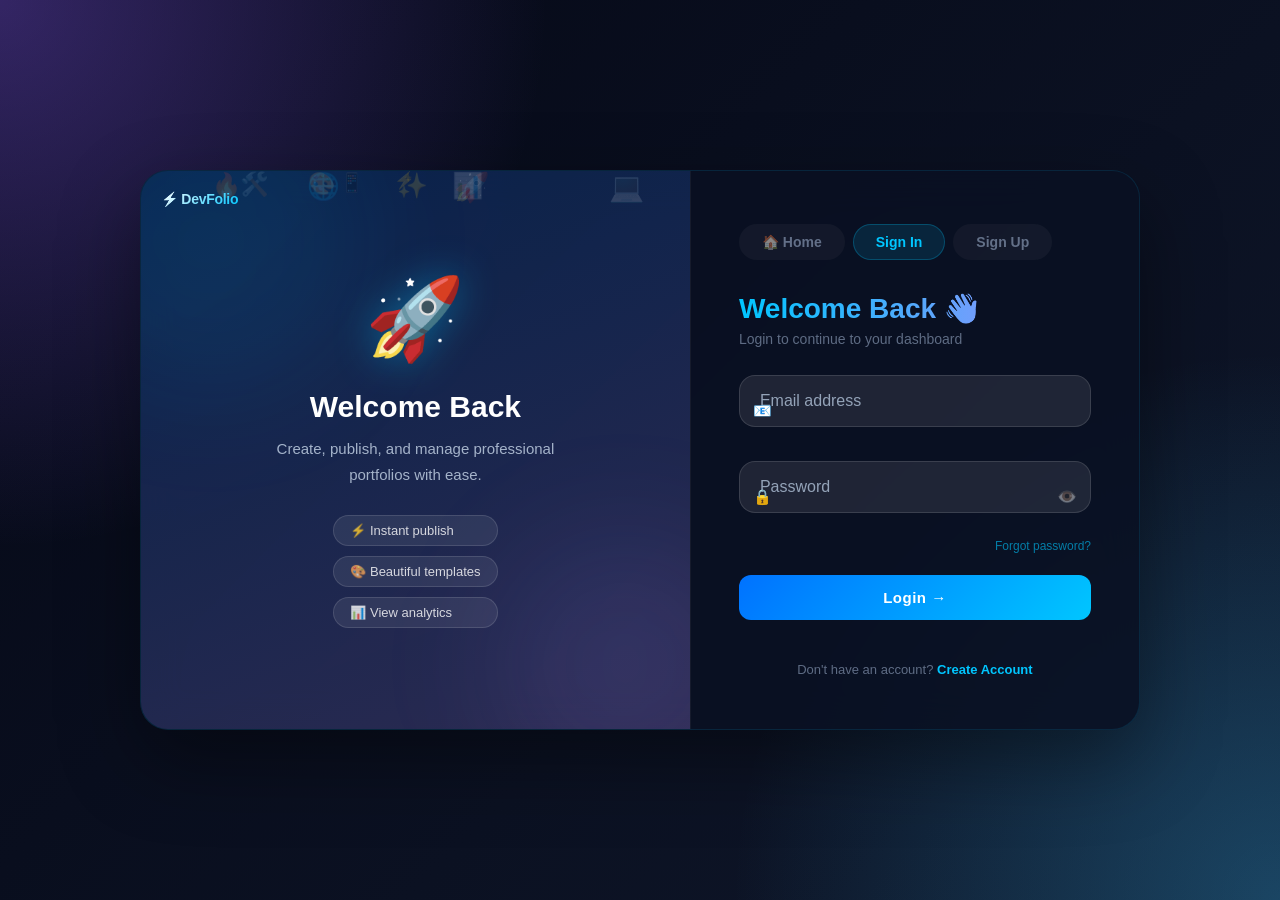
<file: frontend/preview.html>
<!DOCTYPE html>
<html lang="en">
<head>
  <meta charset="UTF-8">
  <meta name="viewport" content="width=device-width, initial-scale=1.0">
  <title>Portfolio Preview</title>
  <link rel="stylesheet" href="./style.css">
  <style>
    /* ── RESET & BASE ── */
    *{box-sizing:border-box;margin:0;padding:0}
    body{background:#050816;color:#e0e6f0;font-family:'Segoe UI',sans-serif;overflow-x:hidden;min-height:100vh}

    /* ── CANVAS ── */
    #bg{position:fixed;top:0;left:0;width:100%;height:100%;z-index:0;pointer-events:none}

    /* ── FLOATING PARTICLES ── */
    .particle{position:fixed;border-radius:50%;pointer-events:none;z-index:1;animation:particleDrift linear infinite}
    @keyframes particleDrift{
      0%{transform:translateY(100vh) scale(0);opacity:0}
      10%{opacity:1}
      90%{opacity:0.6}
      100%{transform:translateY(-20vh) scale(1);opacity:0}
    }

    /* ── PREVIEW SECTION ── */
    .preview{position:relative;z-index:10;padding:40px 20px 80px;display:flex;justify-content:center}

    /* ── PREVIEW CARD ── */
    .preview-card{
      width:100%;max-width:1000px;
      background:rgba(10,16,35,0.85)!important;
      border:1px solid rgba(0,198,255,0.15)!important;
      border-radius:28px;
      padding:50px;
      backdrop-filter:blur(16px);
      box-shadow:0 0 100px rgba(0,114,255,0.1),0 0 40px rgba(167,139,250,0.06);
      animation:cardReveal 1s cubic-bezier(0.22,1,0.36,1) both;
      position:relative;
      overflow:hidden;
    }
    .preview-card::before{
      content:'';position:absolute;top:-2px;left:10%;width:80%;height:2px;
      background:linear-gradient(90deg,transparent,#00c6ff,#a78bfa,transparent);
      animation:borderGlow 3s ease-in-out infinite;
    }
    @keyframes borderGlow{0%,100%{opacity:0.4}50%{opacity:1}}
    @keyframes cardReveal{from{opacity:0;transform:translateY(50px) scale(0.97)}to{opacity:1;transform:translateY(0) scale(1)}}

    /* ── PROFILE HEADER ── */
    .profile-header{
      display:flex;align-items:center;gap:40px;flex-wrap:wrap;
      padding:36px;border-radius:22px;margin-bottom:36px;
      background:rgba(255,255,255,0.03);
      border:1px solid rgba(0,198,255,0.1);
      position:relative;overflow:hidden;
      animation:slideUp 0.7s ease 0.2s both;
    }
    .profile-header::after{
      content:'';position:absolute;top:0;left:-100%;width:60%;height:100%;
      background:linear-gradient(90deg,transparent,rgba(0,198,255,0.04),transparent);
      animation:shimmer 4s ease-in-out infinite;
    }
    @keyframes shimmer{0%{left:-100%}100%{left:200%}}
    @keyframes slideUp{from{opacity:0;transform:translateY(20px)}to{opacity:1;transform:translateY(0)}}

    /* ── PROFILE IMAGE ── */
    .preview-image{
      width:160px;height:160px;border-radius:50%;object-fit:cover;
      border:3px solid transparent;
      background:linear-gradient(#0a1023,#0a1023) padding-box,
                 linear-gradient(135deg,#00c6ff,#a78bfa) border-box;
      box-shadow:0 0 40px rgba(0,198,255,0.3),0 0 80px rgba(0,198,255,0.1);
      animation:imagePop 0.8s cubic-bezier(0.34,1.56,0.64,1) 0.4s both, imageGlow 3s ease-in-out infinite;
      flex-shrink:0;
    }
    @keyframes imagePop{from{opacity:0;transform:scale(0.5) rotate(-10deg)}to{opacity:1;transform:scale(1) rotate(0deg)}}
    @keyframes imageGlow{0%,100%{box-shadow:0 0 30px rgba(0,198,255,0.25)}50%{box-shadow:0 0 60px rgba(0,198,255,0.5),0 0 100px rgba(167,139,250,0.2)}}

    /* ── NAME & ROLE ── */
    .profile-info{flex:1}
    .profile-info h1{
      font-size:clamp(28px,4vw,46px);font-weight:800;
      background:linear-gradient(135deg,#00c6ff 0%,#a78bfa 50%,#00c6ff 100%);
      background-size:200% auto;
      -webkit-background-clip:text;-webkit-text-fill-color:transparent;background-clip:text;
      animation:nameSlide 0.7s ease 0.5s both, textShine 4s linear infinite;
      margin-bottom:8px;
    }
    @keyframes nameSlide{from{opacity:0;transform:translateX(-30px)}to{opacity:1;transform:translateX(0)}}
    @keyframes textShine{0%{background-position:0%}100%{background-position:200%}}
    .profile-info h3{
      font-size:16px;color:rgba(0,198,255,0.8);font-weight:500;letter-spacing:1px;
      margin-bottom:14px;animation:nameSlide 0.7s ease 0.6s both;
    }
    .profile-info p{
      color:rgba(180,200,230,0.65);line-height:1.8;font-size:14px;
      animation:nameSlide 0.7s ease 0.7s both;
    }

    /* ── VIEWS BADGE ── */
    #portfolioViews{
      display:inline-block;
      background:rgba(0,198,255,0.08);border:1px solid rgba(0,198,255,0.2);
      border-radius:20px;padding:5px 14px;font-size:12px;color:rgba(0,198,255,0.8);
      margin-top:10px;letter-spacing:0.5px;
    }

    /* ── SECTION HEADERS ── */
    .preview-section{
      padding:28px;border-radius:18px;margin-bottom:24px;
      background:rgba(255,255,255,0.025);
      border:1px solid rgba(255,255,255,0.07);
      animation:sectionIn 0.6s ease both;
      transition:border-color 0.3s,box-shadow 0.3s;
    }
    .preview-section:hover{
      border-color:rgba(0,198,255,0.2);
      box-shadow:0 0 30px rgba(0,198,255,0.05);
    }
    .preview-section:nth-child(1){animation-delay:0.3s}
    .preview-section:nth-child(2){animation-delay:0.4s}
    .preview-section:nth-child(3){animation-delay:0.5s}
    .preview-section:nth-child(4){animation-delay:0.6s}
    .preview-section:nth-child(5){animation-delay:0.7s}
    @keyframes sectionIn{from{opacity:0;transform:translateX(-20px)}to{opacity:1;transform:translateX(0)}}

    .preview-section h2{
      font-size:18px;font-weight:700;
      background:linear-gradient(90deg,#00c6ff,#a78bfa);
      -webkit-background-clip:text;-webkit-text-fill-color:transparent;background-clip:text;
      margin-bottom:18px;display:flex;align-items:center;gap:10px;
    }
    .preview-section h2::after{
      content:'';flex:1;height:1px;
      background:linear-gradient(90deg,rgba(0,198,255,0.3),transparent);
      -webkit-text-fill-color:initial;
    }

    /* ── SKILLS ── */
    .skills-list{display:flex;flex-wrap:wrap;gap:10px;margin-top:6px}
    .skills-list span{
      background:rgba(0,198,255,0.08);
      border:1px solid rgba(0,198,255,0.2);
      color:rgba(0,198,255,0.9);
      padding:7px 16px;border-radius:30px;font-size:13px;
      transition:all 0.3s;cursor:default;
      animation:skillPop 0.4s cubic-bezier(0.34,1.56,0.64,1) both;
    }
    .skills-list span:hover{background:rgba(0,198,255,0.18);transform:translateY(-3px);box-shadow:0 6px 20px rgba(0,198,255,0.2)}

    /* ── PROJECTS GRID ── */
    .projects-preview-grid{display:grid;grid-template-columns:repeat(auto-fit,minmax(260px,1fr));gap:18px}
    .project-preview{
      padding:22px;border-radius:16px;
      background:rgba(0,114,255,0.04);
      border:1px solid rgba(0,114,255,0.12);
      transition:all 0.35s ease;
      animation:cardIn2 0.5s ease both;
      position:relative;overflow:hidden;
    }
    .project-preview::before{
      content:'';position:absolute;top:0;left:0;right:0;height:2px;
      background:linear-gradient(90deg,#00c6ff,#a78bfa);
      transform:scaleX(0);transform-origin:left;transition:transform 0.3s;
    }
    .project-preview:hover{
      transform:translateY(-6px);
      box-shadow:0 16px 40px rgba(0,114,255,0.2);
      border-color:rgba(0,198,255,0.3);
      background:rgba(0,114,255,0.08);
    }
    .project-preview:hover::before{transform:scaleX(1)}
    .project-preview h3{color:#00c6ff;margin-bottom:10px;font-size:16px}
    .project-preview p{color:rgba(180,200,230,0.65);font-size:13px;line-height:1.7;margin-bottom:12px}
    .project-preview a{
      display:inline-block;color:#00c6ff;font-size:13px;font-weight:600;
      text-decoration:none;padding:5px 14px;
      border:1px solid rgba(0,198,255,0.3);border-radius:20px;
      transition:all 0.3s;margin-top:8px;
    }
    .project-preview a:hover{background:rgba(0,198,255,0.1);transform:translateX(4px)}
    @keyframes cardIn2{from{opacity:0;transform:scale(0.95)}to{opacity:1;transform:scale(1)}}

    /* ── CERT GRID ── */
    .cert-preview-grid{display:grid;grid-template-columns:repeat(auto-fit,minmax(200px,1fr));gap:14px}
    .cert-card{
      padding:20px;border-radius:14px;
      background:rgba(167,139,250,0.04);
      border:1px solid rgba(167,139,250,0.12);
      transition:all 0.3s;
      position:relative;overflow:hidden;
    }
    .cert-card::after{
      content:'🏆';position:absolute;right:14px;top:14px;font-size:20px;
      opacity:0.15;transition:all 0.3s;
    }
    .cert-card:hover{transform:translateY(-4px);border-color:rgba(167,139,250,0.35);box-shadow:0 12px 30px rgba(167,139,250,0.15)}
    .cert-card:hover::after{opacity:0.6;transform:scale(1.2)}
    .cert-card h3{color:#a78bfa;margin-bottom:8px;font-size:15px}
    .cert-card p{color:rgba(180,200,230,0.6);font-size:12px;line-height:1.6}

    /* ── EXPERIENCE GRID ── */
    .experience-preview-grid{display:grid;grid-template-columns:repeat(auto-fit,minmax(260px,1fr));gap:16px}
    .experience-card{
      padding:22px;border-radius:16px;
      background:rgba(0,198,100,0.03);
      border:1px solid rgba(0,198,100,0.1);
      border-left:3px solid rgba(0,198,255,0.5);
      transition:all 0.3s;
    }
    .experience-card:hover{transform:translateX(6px);border-left-color:#00c6ff;box-shadow:0 8px 30px rgba(0,198,255,0.1)}
    .experience-card h3{color:#00c6ff;margin-bottom:6px;font-size:15px}
    .experience-card span{display:inline-block;color:rgba(167,139,250,0.8);font-size:12px;margin-bottom:10px;letter-spacing:0.5px}
    .experience-card p{color:rgba(180,200,230,0.65);font-size:13px;line-height:1.7}

    /* ── CONTACT SECTION ── */
    .contact-grid{display:grid;grid-template-columns:repeat(auto-fit,minmax(180px,1fr));gap:12px;margin-top:6px}
    .contact-item{
      display:flex;align-items:center;gap:10px;
      padding:14px 18px;border-radius:12px;
      background:rgba(255,255,255,0.03);
      border:1px solid rgba(255,255,255,0.07);
      text-decoration:none;color:#e0e6f0;
      transition:all 0.3s;font-size:13px;
    }
    .contact-item:hover{background:rgba(0,198,255,0.08);border-color:rgba(0,198,255,0.25);transform:translateY(-3px);color:#00c6ff}
    .contact-item .icon{font-size:18px;flex-shrink:0}

    /* ── ACTION BUTTONS ── */
    .portfolio-actions{display:flex;flex-wrap:wrap;gap:12px;margin-top:32px;justify-content:center}
    .btn{
      padding:12px 28px;border:none;border-radius:12px;
      font-size:14px;font-weight:600;cursor:pointer;
      font-family:inherit;transition:all 0.3s;letter-spacing:0.5px;
      text-decoration:none;display:inline-flex;align-items:center;gap:8px;
    }
    #publishBtn{
      background:linear-gradient(135deg,#0072ff,#00c6ff);color:#fff;
      box-shadow:0 0 30px rgba(0,114,255,0.4);
      position:relative;overflow:hidden;
    }
    #publishBtn::before{content:'';position:absolute;inset:0;background:linear-gradient(135deg,#a78bfa,#00c6ff);opacity:0;transition:opacity 0.3s}
    #publishBtn:hover::before{opacity:1}
    #publishBtn:hover{transform:translateY(-3px);box-shadow:0 10px 40px rgba(0,114,255,0.5)}
    #publishBtn span{position:relative;z-index:1}


    /* ── TYPING EFFECT CURSOR ── */
    .typing-cursor{display:inline-block;width:2px;height:1em;background:#00c6ff;margin-left:2px;animation:blink 1s step-end infinite;vertical-align:middle}
    @keyframes blink{0%,100%{opacity:1}50%{opacity:0}}

    /* ── SCROLL INDICATOR ── */
    #scroll-hint{
      position:fixed;bottom:24px;left:50%;transform:translateX(-50%);
      z-index:50;display:flex;flex-direction:column;align-items:center;gap:6px;
      animation:hintFade 2s ease 2s both;
      pointer-events:none;
    }
    #scroll-hint span{font-size:10px;letter-spacing:2px;text-transform:uppercase;color:rgba(0,198,255,0.4)}
    .scroll-arrow{width:20px;height:20px;border-right:2px solid rgba(0,198,255,0.4);border-bottom:2px solid rgba(0,198,255,0.4);transform:rotate(45deg);animation:arrowBounce 1.5s ease-in-out infinite}
    @keyframes arrowBounce{0%,100%{transform:rotate(45deg) translateY(0)}50%{transform:rotate(45deg) translateY(5px)}}
    @keyframes hintFade{from{opacity:0}to{opacity:1}}

    /* ── CORNER DECORATIONS ── */
    .corner-deco{position:fixed;z-index:2;pointer-events:none}
    .corner-deco.tl{top:0;left:0;width:200px;height:200px;background:radial-gradient(circle at top left,rgba(0,198,255,0.08),transparent 70%)}
    .corner-deco.br{bottom:0;right:0;width:250px;height:250px;background:radial-gradient(circle at bottom right,rgba(167,139,250,0.08),transparent 70%)}

    /* ── RESPONSIVE ── */
    @media(max-width:600px){
      .preview-card{padding:24px}
      .profile-header{gap:20px}
      .preview-image{width:100px;height:100px}
      .profile-info h1{font-size:26px}
    }

    /* ── PUBLISH OVERLAY ── */
    #publishOverlay{
      position:fixed;inset:0;z-index:9999;
      background:rgba(2,4,14,0.92);
      backdrop-filter:blur(12px);
      display:none;align-items:center;justify-content:center;
      flex-direction:column;
    }
    #publishOverlay.active{display:flex;animation:overlayIn 0.4s ease both}
    @keyframes overlayIn{from{opacity:0}to{opacity:1}}

    #publishModal{
      display:flex;flex-direction:column;align-items:center;
      gap:16px;text-align:center;padding:50px 40px;
      background:rgba(10,16,36,0.95);
      border:1px solid rgba(0,198,255,0.2);
      border-radius:28px;
      box-shadow:0 0 80px rgba(0,114,255,0.2),0 0 160px rgba(0,114,255,0.08);
      animation:modalPop 0.5s cubic-bezier(0.34,1.56,0.64,1) both;
      position:relative;overflow:hidden;
      min-width:320px;
    }
    #publishModal::before{
      content:'';position:absolute;top:-2px;left:10%;width:80%;height:2px;
      background:linear-gradient(90deg,transparent,#00c6ff,#a78bfa,transparent);
      animation:borderGlow 2s ease-in-out infinite;
    }
    @keyframes modalPop{from{opacity:0;transform:scale(0.7) translateY(30px)}to{opacity:1;transform:scale(1) translateY(0)}}

    /* Orbit ring */
    #orbitRing{
      width:90px;height:90px;position:relative;
      border-radius:50%;
      border:1.5px solid rgba(0,198,255,0.15);
      animation:spin 3s linear infinite;
    }
    @keyframes spin{to{transform:rotate(360deg)}}
    .orbit-dot{
      position:absolute;width:10px;height:10px;border-radius:50%;
      top:50%;left:50%;transform-origin:0 0;
    }
    .od1{background:#00c6ff;box-shadow:0 0 10px #00c6ff;
      transform:rotate(0deg) translateX(40px) translateY(-5px);}
    .od2{background:#a78bfa;box-shadow:0 0 10px #a78bfa;
      transform:rotate(120deg) translateX(40px) translateY(-5px);}
    .od3{background:#38bdf8;box-shadow:0 0 10px #38bdf8;
      transform:rotate(240deg) translateX(40px) translateY(-5px);}

    #publishRocket{
      font-size:48px;
      animation:rocketLaunch 1.5s ease-in-out infinite;
      filter:drop-shadow(0 0 20px rgba(0,198,255,0.6));
      margin-top:-10px;
    }
    @keyframes rocketLaunch{
      0%,100%{transform:translateY(0) rotate(-10deg)}
      50%{transform:translateY(-12px) rotate(10deg)}
    }

    #publishTitle{
      font-size:22px;font-weight:700;
      background:linear-gradient(90deg,#00c6ff,#a78bfa);
      -webkit-background-clip:text;-webkit-text-fill-color:transparent;background-clip:text;
    }
    #publishSub{font-size:13px;color:rgba(180,200,230,0.5);letter-spacing:0.3px}

    #publishProgressBar{
      width:260px;height:5px;
      background:rgba(255,255,255,0.08);border-radius:5px;overflow:hidden;
    }
    #publishProgressFill{
      height:100%;width:0%;border-radius:5px;
      background:linear-gradient(90deg,#0072ff,#00c6ff,#a78bfa);
      background-size:200% auto;
      transition:width 0.4s ease;
      animation:progressShine 1.5s linear infinite;
    }
    @keyframes progressShine{
      0%{background-position:0%}100%{background-position:200%}
    }

    #publishStep{
      font-size:12px;color:rgba(0,198,255,0.7);
      letter-spacing:1px;text-transform:uppercase;
      animation:stepFade 0.4s ease both;
    }
    @keyframes stepFade{from{opacity:0;transform:translateY(6px)}to{opacity:1;transform:translateY(0)}}

    /* success state */
    #publishModal.success #orbitRing{display:none}
    #publishModal.success #publishRocket{animation:none;font-size:60px}
    #publishModal.success #publishTitle{
      background:linear-gradient(90deg,#00ff88,#00c6ff);
      -webkit-background-clip:text;-webkit-text-fill-color:transparent;background-clip:text;
    }


    .cert-view-btn {
      display: inline-flex;
      align-items: center;
      gap: 6px;
      margin-top: 12px;
      padding: 7px 16px;
      background: rgba(167,139,250,0.1);
      border: 1px solid rgba(167,139,250,0.3);
      border-radius: 20px;
      color: #a78bfa !important;
      font-size: 12px;
      font-weight: 600;
      text-decoration: none;
      transition: all 0.3s;
      letter-spacing: 0.3px;
    }
    .cert-view-btn:hover {
      background: rgba(167,139,250,0.2);
      transform: translateY(-2px);
      box-shadow: 0 6px 20px rgba(167,139,250,0.2);
    }
  </style>
</head>
<body>

  <canvas id="bg"></canvas>

  <!-- PUBLISH LOADING OVERLAY -->
  <div id="publishOverlay">
    <div id="publishModal">
      <div id="orbitRing">
        <div class="orbit-dot od1"></div>
        <div class="orbit-dot od2"></div>
        <div class="orbit-dot od3"></div>
      </div>
      <div id="publishRocket">🚀</div>
      <div id="publishTitle">Publishing Portfolio</div>
      <div id="publishSub">Sending your portfolio to the world...</div>
      <div id="publishProgressBar"><div id="publishProgressFill"></div></div>
      <div id="publishStep">Preparing data...</div>
    </div>
  </div>

  <!-- Corner glows -->
  <div class="corner-deco tl"></div>
  <div class="corner-deco br"></div>

  <!-- Scroll hint -->
  <div id="scroll-hint">
    <span>Scroll</span>
    <div class="scroll-arrow"></div>
  </div>

  <section class="preview">
    <div class="preview-card">

      <!-- Profile Header -->
      <div class="profile-header">
        <img id="previewImage" class="preview-image">
        <div class="profile-info">
          <h1 id="previewName"></h1>
          <h3 id="previewRole"></h3>
          <p id="previewAbout"></p>
          <div id="portfolioViews"></div>
        </div>
      </div>

      <!-- Skills -->
      <div class="preview-section">
        <h2>Skills</h2>
        <div id="previewSkills" class="skills-list"></div>
      </div>

      <!-- Projects -->
      <div class="preview-section">
        <h2>Projects</h2>
        <div id="previewProjects" class="projects-preview-grid"></div>
      </div>

      <!-- Certifications -->
      <div class="preview-section">
        <h2>Certifications</h2>
        <div id="previewCertifications" class="cert-preview-grid"></div>
      </div>

      <!-- Experience -->
      <div class="preview-section">
        <h2>Experience</h2>
        <div id="previewExperience" class="experience-preview-grid"></div>
      </div>

      <!-- Contact -->
      <div class="preview-section">
        <h2>Contact</h2>
        <div class="contact-grid">
          <a class="contact-item" id="previewEmailLink">
            <span class="icon">📧</span>
            <span id="previewEmail"></span>
          </a>
          <a class="contact-item" id="previewLinkedin" target="_blank">
            <span class="icon">💼</span>
            <span>LinkedIn</span>
          </a>
          <a class="contact-item" id="previewGithub" target="_blank">
            <span class="icon">🐙</span>
            <span>GitHub</span>
          </a>
          <a class="contact-item" id="previewResume" target="_blank">
            <span class="icon">📄</span>
            <span>Download Resume</span>
          </a>
          <div class="contact-item">
            <span id="previewPhone"></span>
          </div>
        </div>
      </div>

      <!-- Action Buttons -->
      <div class="portfolio-actions">
        <button type="button" id="publishBtn" class="btn"><span>🚀 Publish Portfolio</span></button>
      </div>

    </div>
  </section>

  <script src="script.js"></script>

  <script>
  // ── EPIC BACKGROUND CANVAS ───────────────────────────────
  (function(){
    const canvas = document.getElementById('bg');
    if(!canvas) return;
    const ctx = canvas.getContext('2d');
    let W, H, mouse = {x:0, y:0};
    function resize(){ W=canvas.width=window.innerWidth; H=canvas.height=window.innerHeight; }
    resize(); window.addEventListener('resize', resize);
    window.addEventListener('mousemove', e=>{ mouse.x=e.clientX; mouse.y=e.clientY; });

    // ── Stars
    const stars = Array.from({length:300}, ()=>({
      x:Math.random()*4000, y:Math.random()*4000,
      r:Math.random()*1.8+0.2, a:Math.random(),
      speed:Math.random()*0.005+0.001,
      twinkle:Math.random()*Math.PI*2,
      hue: Math.random()>0.8 ? 200 : 220
    }));

    // ── Large glowing orbs
    const orbs = Array.from({length:6}, (_, i)=>({
      x: Math.random()*1.0, y: Math.random()*1.0,
      vx:(Math.random()-0.5)*0.0003, vy:(Math.random()-0.5)*0.0003,
      r: 180+Math.random()*220,
      hue: [200,220,260,280,190,240][i],
      a: 0.06+Math.random()*0.08,
      phase: Math.random()*Math.PI*2
    }));

    // ── Network nodes
    const nodes = Array.from({length:50}, ()=>({
      x:Math.random()*2000, y:Math.random()*2000,
      vx:(Math.random()-0.5)*0.5, vy:(Math.random()-0.5)*0.5,
      r:Math.random()*2+1,
      hue:Math.random()>0.5?200:265,
      a:Math.random()*0.6+0.3,
      pulse:Math.random()*Math.PI*2,
      pulseSpeed:Math.random()*0.04+0.01
    }));

    // ── Shooting stars
    const shoots = [];
    function spawnShoot(){
      shoots.push({
        x:Math.random()*W, y:Math.random()*H*0.5,
        vx: 4+Math.random()*6, vy: 2+Math.random()*4,
        len: 80+Math.random()*120,
        a: 0.8, life:1
      });
    }
    setInterval(spawnShoot, 2200);

    // ── Aurora waves
    const auroras = Array.from({length:3}, (_, i)=>({
      hue:[200,260,220][i], phase:i*Math.PI*0.6, speed:0.003+i*0.001, amp:60+i*30
    }));

    // ── Hex grid
    const hexes = [];
    const hexSize=70, hexW=hexSize*Math.sqrt(3), hexH=hexSize*2;
    for(let row=-1;row<Math.ceil(H/hexH)+1;row++){
      for(let col=-1;col<Math.ceil(W/hexW)+1;col++){
        hexes.push({
          cx: col*hexW + (row%2)*hexW*0.5,
          cy: row*hexH*0.75,
          phase: Math.random()*Math.PI*2,
          speed: 0.005+Math.random()*0.01
        });
      }
    }

    let t=0;
    function drawHex(cx,cy,size,alpha){
      ctx.beginPath();
      for(let i=0;i<6;i++){
        const angle=Math.PI/180*(60*i-30);
        const x=cx+size*Math.cos(angle), y=cy+size*Math.sin(angle);
        i===0?ctx.moveTo(x,y):ctx.lineTo(x,y);
      }
      ctx.closePath();
      ctx.strokeStyle=`rgba(0,198,255,${alpha})`;
      ctx.lineWidth=0.5;
      ctx.stroke();
    }

    function draw(){
      ctx.clearRect(0,0,W,H);

      // Deep space base
      const bg=ctx.createRadialGradient(W*0.5,H*0.5,0,W*0.5,H*0.5,Math.max(W,H));
      bg.addColorStop(0,'#060b1f');
      bg.addColorStop(0.5,'#040810');
      bg.addColorStop(1,'#020408');
      ctx.fillStyle=bg; ctx.fillRect(0,0,W,H);

      t+=0.012;

      // ── AURORA waves at top
      auroras.forEach(a=>{
        a.phase+=a.speed;
        const gradient=ctx.createLinearGradient(0,0,0,H*0.45);
        gradient.addColorStop(0,`hsla(${a.hue},100%,60%,0)`);
        gradient.addColorStop(0.3,`hsla(${a.hue},100%,60%,0.06)`);
        gradient.addColorStop(0.6,`hsla(${a.hue},100%,60%,0.03)`);
        gradient.addColorStop(1,`hsla(${a.hue},100%,60%,0)`);
        ctx.beginPath();
        ctx.moveTo(0,0);
        for(let x=0;x<=W;x+=8){
          const y=H*0.15+Math.sin(x*0.005+a.phase)*a.amp+Math.sin(x*0.01+a.phase*1.3)*30;
          ctx.lineTo(x,y);
        }
        ctx.lineTo(W,0); ctx.closePath();
        ctx.fillStyle=gradient; ctx.fill();
      });

      // ── LARGE GLOWING ORBS
      orbs.forEach(o=>{
        o.x+=o.vx; o.y+=o.vy;
        if(o.x<0||o.x>1){o.vx*=-1}
        if(o.y<0||o.y>1){o.vy*=-1}
        o.phase+=0.008;
        const ox=o.x*W, oy=o.y*H;
        const pulse=o.a*(0.7+0.3*Math.sin(o.phase));
        const g=ctx.createRadialGradient(ox,oy,0,ox,oy,o.r);
        g.addColorStop(0,`hsla(${o.hue},100%,70%,${pulse})`);
        g.addColorStop(0.4,`hsla(${o.hue},100%,60%,${pulse*0.4})`);
        g.addColorStop(1,'transparent');
        ctx.beginPath(); ctx.arc(ox,oy,o.r,0,Math.PI*2);
        ctx.fillStyle=g; ctx.fill();
      });

      // ── HEX GRID (subtle, pulsing)
      hexes.forEach(h=>{
        h.phase+=h.speed;
        const alpha=0.015+0.02*Math.abs(Math.sin(h.phase));
        drawHex(h.cx, h.cy, hexSize*0.48, alpha);
      });

      // ── TWINKLING STARS
      stars.forEach(s=>{
        s.twinkle+=s.speed;
        const alpha=s.a*(0.4+0.6*Math.sin(s.twinkle));
        const x=s.x%W, y=s.y%H;
        // star cross shape for bigger ones
        if(s.r>1.2){
          ctx.save();
          ctx.translate(x,y);
          ctx.strokeStyle=`rgba(180,220,255,${alpha*0.4})`;
          ctx.lineWidth=0.5;
          ctx.beginPath(); ctx.moveTo(-s.r*3,0); ctx.lineTo(s.r*3,0); ctx.stroke();
          ctx.beginPath(); ctx.moveTo(0,-s.r*3); ctx.lineTo(0,s.r*3); ctx.stroke();
          ctx.restore();
        }
        ctx.beginPath(); ctx.arc(x,y,s.r,0,Math.PI*2);
        ctx.fillStyle=`rgba(200,225,255,${alpha})`; ctx.fill();
      });

      // ── SHOOTING STARS
      for(let i=shoots.length-1;i>=0;i--){
        const s=shoots[i];
        s.x+=s.vx; s.y+=s.vy; s.life-=0.02;
        if(s.life<=0||s.x>W||s.y>H){ shoots.splice(i,1); continue; }
        const grad=ctx.createLinearGradient(s.x,s.y,s.x-s.vx/s.vx*s.len,s.y-s.vy/s.vy*s.len/2);
        grad.addColorStop(0,`rgba(200,240,255,${s.life*0.9})`);
        grad.addColorStop(1,'transparent');
        ctx.beginPath();
        ctx.moveTo(s.x,s.y);
        ctx.lineTo(s.x-s.vx*(s.len/s.vx),s.y-s.vy*(s.len/s.vx));
        ctx.strokeStyle=grad; ctx.lineWidth=1.5; ctx.stroke();
        // glow head
        const g2=ctx.createRadialGradient(s.x,s.y,0,s.x,s.y,4);
        g2.addColorStop(0,`rgba(200,240,255,${s.life})`);
        g2.addColorStop(1,'transparent');
        ctx.beginPath(); ctx.arc(s.x,s.y,4,0,Math.PI*2);
        ctx.fillStyle=g2; ctx.fill();
      }

      // ── NETWORK NODES + CONNECTIONS
      nodes.forEach(n=>{
        n.x+=n.vx; n.y+=n.vy;
        if(n.x<0)n.x=W; if(n.x>W)n.x=0;
        if(n.y<0)n.y=H; if(n.y>H)n.y=0;
        n.pulse+=n.pulseSpeed;
        const nr=n.r*(0.8+0.4*Math.sin(n.pulse));
        const ng=ctx.createRadialGradient(n.x,n.y,0,n.x,n.y,nr*4);
        ng.addColorStop(0,`hsla(${n.hue},100%,70%,${n.a})`);
        ng.addColorStop(1,'transparent');
        ctx.beginPath(); ctx.arc(n.x,n.y,nr*4,0,Math.PI*2);
        ctx.fillStyle=ng; ctx.fill();
        ctx.beginPath(); ctx.arc(n.x,n.y,nr,0,Math.PI*2);
        ctx.fillStyle=`hsla(${n.hue},100%,80%,${n.a})`; ctx.fill();
      });

      for(let i=0;i<nodes.length;i++){
        for(let j=i+1;j<nodes.length;j++){
          const dx=nodes[i].x-nodes[j].x, dy=nodes[i].y-nodes[j].y;
          const dist=Math.sqrt(dx*dx+dy*dy);
          if(dist<160){
            const alpha=0.18*(1-dist/160);
            ctx.beginPath();
            ctx.moveTo(nodes[i].x,nodes[i].y);
            ctx.lineTo(nodes[j].x,nodes[j].y);
            ctx.strokeStyle=`rgba(0,198,255,${alpha})`;
            ctx.lineWidth=0.8; ctx.stroke();
          }
        }
      }

      // ── MOUSE REPULSE GLOW
      if(mouse.x||mouse.y){
        const mg=ctx.createRadialGradient(mouse.x,mouse.y,0,mouse.x,mouse.y,200);
        mg.addColorStop(0,'rgba(0,198,255,0.04)');
        mg.addColorStop(1,'transparent');
        ctx.beginPath(); ctx.arc(mouse.x,mouse.y,200,0,Math.PI*2);
        ctx.fillStyle=mg; ctx.fill();
      }

      // ── SCAN LINE
      const sy=H*((t*0.018)%1);
      const sg=ctx.createLinearGradient(0,sy-80,0,sy+80);
      sg.addColorStop(0,'transparent');
      sg.addColorStop(0.5,'rgba(0,198,255,0.04)');
      sg.addColorStop(1,'transparent');
      ctx.fillStyle=sg; ctx.fillRect(0,sy-80,W,160);

      requestAnimationFrame(draw);
    }
    draw();
  })();

  // ── FLOATING PARTICLES DOM ────────────────────────────────
  (function(){
    const colors = ['rgba(0,198,255,0.6)','rgba(167,139,250,0.6)','rgba(0,114,255,0.4)'];
    for(let i=0;i<15;i++){
      const p = document.createElement('div');
      p.className = 'particle';
      const size = Math.random()*4+2;
      p.style.cssText = `
        width:${size}px;height:${size}px;
        left:${Math.random()*100}vw;
        background:${colors[Math.floor(Math.random()*colors.length)]};
        animation-duration:${Math.random()*12+8}s;
        animation-delay:${Math.random()*8}s;
        box-shadow:0 0 ${size*3}px ${colors[0]};
      `;
      document.body.appendChild(p);
    }
  })();

  // ── SKILL STAGGER ANIMATION ───────────────────────────────
  function animateSkills(){
    document.querySelectorAll('.skills-list span').forEach((el,i)=>{
      el.style.animationDelay = (i*0.06)+'s';
    });
  }
  setTimeout(animateSkills, 500);

  // ── SCROLL HINT HIDE ─────────────────────────────────────
  window.addEventListener('scroll', ()=>{
    const hint = document.getElementById('scroll-hint');
    if(hint && window.scrollY > 100) hint.style.opacity='0';
  });

  // ── PUBLISH LOADING ANIMATION ────────────────────────────
  (function(){
    const publishBtn = document.getElementById('publishBtn');
    if(!publishBtn) return;

    const overlay = document.getElementById('publishOverlay');
    const modal = document.getElementById('publishModal');
    const fill = document.getElementById('publishProgressFill');
    const stepEl = document.getElementById('publishStep');
    const titleEl = document.getElementById('publishTitle');
    const subEl = document.getElementById('publishSub');
    const rocket = document.getElementById('publishRocket');

    const steps = [
      {label:'Preparing your data...', pct:15},
      {label:'Uploading profile image...', pct:35},
      {label:'Saving portfolio...', pct:55},
      {label:'Generating your link...', pct:75},
      {label:'Almost there...', pct:90},
    ];

    function showStep(i){
      if(i>=steps.length) return;
      stepEl.style.animation='none';
      stepEl.offsetHeight; // reflow
      stepEl.style.animation='stepFade 0.4s ease both';
      stepEl.textContent = steps[i].label;
      fill.style.width = steps[i].pct + '%';
    }

    // Override window.alert to intercept script.js success/error alerts
    const _origAlert = window.alert;
    window.alert = function(msg) {
      if(typeof msg === 'string' && msg.toLowerCase().includes('published successfully')) {
        // Show success inside overlay
        fill.style.width = '100%';
        modal.classList.add('success');
        titleEl.textContent = 'Published! 🎉';
        subEl.textContent = 'Taking you to your portfolio...';
        rocket.textContent = '✅';
        stepEl.textContent = 'Portfolio is live!';
        // Restore alert after 1.5s then let script.js redirect
        setTimeout(()=>{ window.alert = _origAlert; }, 1500);
      } else if(typeof msg === 'string' && (msg.toLowerCase().includes('error') || msg.toLowerCase().includes('failed'))) {
        // Show error state
        fill.style.width = '0%';
        rocket.textContent = '❌';
        titleEl.textContent = 'Something went wrong';
        subEl.textContent = msg;
        stepEl.textContent = 'Please try again';
        setTimeout(()=>{ 
          overlay.classList.remove('active'); 
          window.alert = _origAlert; 
        }, 2500);
      } else if(typeof msg === 'string' && msg.toLowerCase().includes('server error')) {
        fill.style.width = '0%';
        rocket.textContent = '❌';
        titleEl.textContent = 'Server Error';
        subEl.textContent = 'Please logout, login again and retry';
        stepEl.textContent = msg;
        setTimeout(()=>{ overlay.classList.remove('active'); window.alert = _origAlert; }, 3000);
      } else {
        // Any other alert — hide overlay and show normally
        overlay.classList.remove('active');
        window.alert = _origAlert;
        _origAlert(msg);
      }
    };

    // Show overlay and start step animation on click
    publishBtn.addEventListener('click', function(){
      overlay.classList.add('active');
      fill.style.width = '0%';
      stepEl.textContent = 'Preparing data...';
      titleEl.textContent = 'Publishing Portfolio';
      subEl.textContent = 'Sending your portfolio to the world...';
      rocket.textContent = '🚀';
      modal.classList.remove('success');
      steps.forEach((s, i) => {
        setTimeout(()=> showStep(i), i * 900);
      });
    }, true);

    // Close overlay on background click (error fallback)
    overlay.addEventListener('click', function(e){
      if(e.target === overlay) {
        overlay.classList.remove('active');
        window.alert = _origAlert;
      }
    });
  })();

  // ── INTERSECTION OBSERVER for sections ───────────────────
  // sections use CSS animation — always visible
  </script>

</body>
</html>
</file>
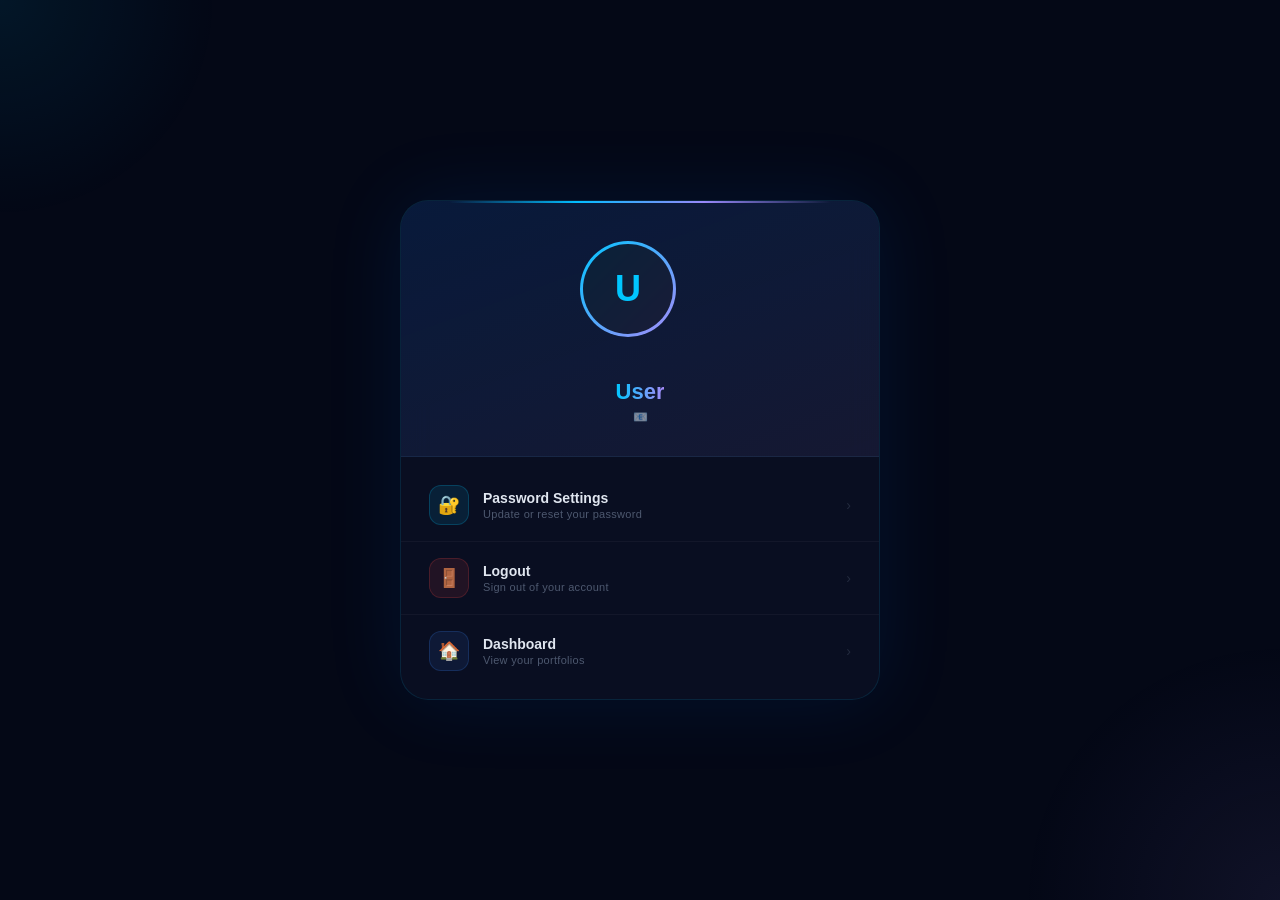
<file: frontend/profile.html>
<!DOCTYPE html>
<html lang="en">
<head>
  <meta charset="UTF-8">
  <meta name="viewport" content="width=device-width, initial-scale=1.0">
  <title>My Profile</title>
  <link rel="stylesheet" href="style.css">
  <style>
    *{box-sizing:border-box;margin:0;padding:0}
    body{background:#050816;color:#e0e6f0;font-family:'Segoe UI',sans-serif;min-height:100vh;overflow-x:hidden}
    #bg{position:fixed;top:0;left:0;width:100%;height:100%;z-index:0;pointer-events:none}
    .corner-deco{position:fixed;z-index:1;pointer-events:none}
    .corner-deco.tl{top:0;left:0;width:220px;height:220px;background:radial-gradient(circle at top left,rgba(0,198,255,0.08),transparent 70%)}
    .corner-deco.br{bottom:0;right:0;width:260px;height:260px;background:radial-gradient(circle at bottom right,rgba(167,139,250,0.08),transparent 70%)}

    /* ── PAGE LAYOUT ── */
    .profile-page{
      position:relative;z-index:10;
      min-height:100vh;
      display:flex;align-items:center;justify-content:center;
      padding:40px 20px;
    }

    /* ── MAIN CARD ── */
    .profile-card{
      width:100%;max-width:480px;
      background:rgba(10,16,35,0.9);
      border:1px solid rgba(0,198,255,0.12);
      border-radius:28px;
      overflow:hidden;
      backdrop-filter:blur(16px);
      box-shadow:0 0 80px rgba(0,114,255,0.1);
      animation:cardIn 0.8s cubic-bezier(0.22,1,0.36,1) both;
      position:relative;
    }
    .profile-card::before{
      content:'';position:absolute;top:0;left:10%;width:80%;height:2px;
      background:linear-gradient(90deg,transparent,#00c6ff,#a78bfa,transparent);
      animation:borderGlow 3s ease-in-out infinite;
    }
    @keyframes borderGlow{0%,100%{opacity:0.4}50%{opacity:1}}
    @keyframes cardIn{from{opacity:0;transform:translateY(40px)}to{opacity:1;transform:translateY(0)}}

    /* ── HERO SECTION (pic + name + email) ── */
    .profile-hero{
      background:linear-gradient(160deg,rgba(0,114,255,0.12),rgba(167,139,250,0.08));
      padding:40px 32px 32px;
      display:flex;flex-direction:column;align-items:center;
      position:relative;overflow:hidden;
      border-bottom:1px solid rgba(255,255,255,0.06);
    }
    .profile-hero::after{
      content:'';position:absolute;top:0;left:-100%;width:60%;height:100%;
      background:linear-gradient(90deg,transparent,rgba(0,198,255,0.04),transparent);
      animation:shimmer 4s ease-in-out infinite;
    }
    @keyframes shimmer{0%{left:-100%}100%{left:200%}}

    /* Avatar */
    .avatar-ring{position:relative;
      width:96px;height:96px;border-radius:50%;
      padding:3px;
      background:linear-gradient(135deg,#00c6ff,#a78bfa);
      margin-bottom:16px;
      animation:avatarGlow 3s ease-in-out infinite;
      position:relative;z-index:1;
    }
    @keyframes avatarGlow{
      0%,100%{box-shadow:0 0 20px rgba(0,198,255,0.3)}
      50%{box-shadow:0 0 50px rgba(0,198,255,0.6),0 0 80px rgba(167,139,250,0.3)}
    }
    .avatar-inner{
      width:100%;height:100%;border-radius:50%;
      background:rgba(10,16,35,0.9);
      display:flex;align-items:center;justify-content:center;
      overflow:hidden;font-size:36px;font-weight:700;color:#00c6ff;
    }
    .avatar-inner img{width:100%;height:100%;object-fit:cover;border-radius:50%}

    .hero-name{
      font-size:22px;font-weight:700;
      background:linear-gradient(90deg,#00c6ff,#a78bfa);
      -webkit-background-clip:text;-webkit-text-fill-color:transparent;background-clip:text;
      margin-bottom:5px;text-align:center;
    }
    .hero-email{
      font-size:13px;color:rgba(180,200,230,0.5);
      display:flex;align-items:center;gap:6px;
    }
    .hero-email::before{content:'📧';font-size:12px}

    /* ── MENU ITEMS ── */
    .profile-menu{padding:12px 0}

    .menu-item{
      display:flex;align-items:center;gap:14px;
      padding:16px 28px;cursor:pointer;
      transition:all 0.25s ease;
      border-bottom:1px solid rgba(255,255,255,0.04);
      position:relative;
    }
    .menu-item:last-child{border-bottom:none}
    .menu-item::before{
      content:'';position:absolute;left:0;top:0;bottom:0;width:0;
      background:linear-gradient(90deg,rgba(0,198,255,0.12),transparent);
      transition:width 0.3s;
    }
    .menu-item:hover::before{width:100%}
    .menu-item:hover{background:rgba(0,198,255,0.03)}
    .menu-item:hover .menu-icon{transform:scale(1.15)}
    .menu-item:hover .menu-arrow{opacity:1;transform:translateX(4px)}

    .menu-icon{
      width:40px;height:40px;border-radius:12px;
      display:flex;align-items:center;justify-content:center;
      font-size:18px;flex-shrink:0;
      transition:transform 0.3s;
    }
    .menu-icon.cyan{background:rgba(0,198,255,0.1);border:1px solid rgba(0,198,255,0.2)}
    .menu-icon.purple{background:rgba(167,139,250,0.1);border:1px solid rgba(167,139,250,0.2)}
    .menu-icon.green{background:rgba(34,197,94,0.1);border:1px solid rgba(34,197,94,0.2)}
    .menu-icon.red{background:rgba(239,68,68,0.1);border:1px solid rgba(239,68,68,0.2)}
    .menu-icon.blue{background:rgba(59,130,246,0.1);border:1px solid rgba(59,130,246,0.2)}

    .menu-text{flex:1}
    .menu-label{font-size:14px;font-weight:600;color:#e0e6f0;margin-bottom:2px}
    .menu-sub{font-size:11px;color:rgba(180,200,230,0.4);letter-spacing:0.3px}
    .menu-arrow{font-size:14px;color:rgba(180,200,230,0.3);opacity:0.5;transition:all 0.3s}

    /* ── PASSWORD PANEL (collapsible) ── */
    .pwd-panel{
      display:none;
      background:rgba(0,0,0,0.2);
      border-top:1px solid rgba(255,255,255,0.05);
      padding:20px 28px;
      animation:panelSlide 0.3s ease both;
    }
    .pwd-panel.open{display:block}
    @keyframes panelSlide{from{opacity:0;transform:translateY(-10px)}to{opacity:1;transform:translateY(0)}}

    .pwd-input-wrap{position:relative;margin-bottom:12px}
    .pwd-input-icon{position:absolute;left:13px;top:50%;transform:translateY(-50%);font-size:14px;pointer-events:none}
    .pwd-input{
      width:100%;background:rgba(255,255,255,0.04);
      border:1px solid rgba(0,198,255,0.12);
      border-radius:10px;color:#e0e6f0;
      padding:11px 14px 11px 38px;font-size:13px;
      font-family:inherit;outline:none;transition:all 0.3s;
    }
    .pwd-input:focus{border-color:rgba(0,198,255,0.45);background:rgba(0,198,255,0.05);box-shadow:0 0 0 3px rgba(0,198,255,0.1)}
    .pwd-input::placeholder{color:rgba(180,200,230,0.3)}

    .strength-bar{height:3px;background:rgba(255,255,255,0.06);border-radius:3px;margin-bottom:4px;overflow:hidden}
    .strength-fill{height:100%;border-radius:3px;width:0%;transition:all 0.4s}
    .strength-label{font-size:10px;color:rgba(180,200,230,0.4);text-align:right;margin-bottom:12px}

    .pwd-actions{display:flex;gap:10px}
    .pwd-btn{
      flex:1;padding:10px;border:none;border-radius:10px;
      font-size:13px;font-weight:600;cursor:pointer;
      font-family:inherit;transition:all 0.3s;
    }
    .pwd-btn.primary{background:linear-gradient(135deg,#0072ff,#00c6ff);color:#fff}
    .pwd-btn.primary:hover{transform:translateY(-2px);box-shadow:0 6px 20px rgba(0,114,255,0.35)}
    .pwd-btn.secondary{background:rgba(255,255,255,0.05);color:rgba(180,200,230,0.7);border:1px solid rgba(255,255,255,0.1)}
    .pwd-btn.secondary:hover{background:rgba(255,255,255,0.09)}

    /* forgot password link */
    .forgot-link{
      display:block;text-align:center;margin-top:10px;
      font-size:12px;color:rgba(0,198,255,0.6);
      text-decoration:none;cursor:pointer;transition:color 0.2s;
    }
    .forgot-link:hover{color:#00c6ff}

    /* ── TOAST ── */
    #toast{
      position:fixed;top:24px;right:24px;z-index:999;
      border-radius:12px;padding:14px 20px;
      font-size:13px;display:none;align-items:center;gap:8px;
      box-shadow:0 8px 30px rgba(0,0,0,0.3);
    }
    @keyframes toastIn{from{opacity:0;transform:translateX(30px)}to{opacity:1;transform:translateX(0)}}

    .avatar-hint{font-size:11px;color:rgba(0,198,255,0.5);margin-top:6px;margin-bottom:12px;letter-spacing:0.5px;text-align:center}
    .avatar-overlay{
      position:absolute;top:0;left:0;width:100%;height:100%;
      border-radius:50%;
      background:rgba(0,0,0,0.5);
      display:flex;align-items:center;justify-content:center;
      font-size:24px;opacity:0;transition:opacity 0.3s;
      pointer-events:none;
    }
    .avatar-ring:hover .avatar-overlay{opacity:1}
    .avatar-ring:hover .avatar-inner{opacity:0.7}
    .avatar-inner{position:relative;transition:opacity 0.3s;width:100%;height:100%;border-radius:50%;display:flex;align-items:center;justify-content:center;overflow:hidden;font-size:36px;font-weight:700;color:#00c6ff;background:rgba(10,16,35,0.9)}

    /* ── FORGOT PASSWORD MODAL ── */
    #forgotModal{
      position:fixed;inset:0;z-index:200;
      background:rgba(2,4,14,0.85);backdrop-filter:blur(8px);
      display:none;align-items:center;justify-content:center;
    }
    #forgotModal.open{display:flex;animation:fadeIn 0.3s ease both}
    @keyframes fadeIn{from{opacity:0}to{opacity:1}}
    .forgot-card{
      background:rgba(10,16,35,0.95);
      border:1px solid rgba(0,198,255,0.2);
      border-radius:20px;padding:36px;width:100%;max-width:380px;
      animation:cardIn 0.4s ease both;text-align:center;
    }
    .forgot-card h3{
      font-size:18px;font-weight:700;margin-bottom:8px;
      background:linear-gradient(90deg,#00c6ff,#a78bfa);
      -webkit-background-clip:text;-webkit-text-fill-color:transparent;background-clip:text;
    }
    .forgot-card p{font-size:13px;color:rgba(180,200,230,0.5);margin-bottom:20px}
    .forgot-card input{
      width:100%;background:rgba(255,255,255,0.04);
      border:1px solid rgba(0,198,255,0.15);border-radius:10px;
      color:#e0e6f0;padding:12px 16px;font-size:14px;
      font-family:inherit;outline:none;margin-bottom:14px;
    }
    .forgot-card input:focus{border-color:rgba(0,198,255,0.45)}
    .forgot-card input::placeholder{color:rgba(180,200,230,0.3)}
    .forgot-btns{display:flex;gap:10px}
    .forgot-btns button{
      flex:1;padding:11px;border:none;border-radius:10px;
      font-size:13px;font-weight:600;cursor:pointer;font-family:inherit;transition:all 0.3s;
    }
    .forgot-btns .f-send{background:linear-gradient(135deg,#0072ff,#00c6ff);color:#fff}
    .forgot-btns .f-cancel{background:rgba(255,255,255,0.06);color:#e0e6f0;border:1px solid rgba(255,255,255,0.1)}
    .forgot-btns .f-send:hover{transform:translateY(-2px);box-shadow:0 6px 20px rgba(0,114,255,0.3)}
  </style>
</head>
<body>

<canvas id="bg"></canvas>
<div class="corner-deco tl"></div>
<div class="corner-deco br"></div>
<div id="toast"></div>

<!-- Forgot Password Modal -->
<div id="forgotModal">
  <div class="forgot-card">
    <div style="font-size:36px;margin-bottom:12px">🔑</div>
    <h3>Forgot Password?</h3>
    <p>Enter your email and we'll send a reset link</p>
    <input type="email" id="forgotEmail" placeholder="your@email.com">
    <div class="forgot-btns">
      <button class="f-send" onclick="sendForgotPassword()">Send Reset Link</button>
      <button class="f-cancel" onclick="closeForgot()">Cancel</button>
    </div>
  </div>
</div>

<div class="profile-page">
  <div class="profile-card">

    <!-- HERO -->
    <div class="profile-hero">
<div class="avatar-area">
  <label for="avatarUpload" class="avatar-ring" title="Click to change photo">
    <div class="avatar-inner" id="avatarEl">?</div>
    <div class="avatar-overlay">📷</div>
  </label>
</div>

    <div class="hero-name" id="profileName">
        Loading...
    </div>

    <div class="hero-email" id="profileEmail">
        loading@email.com
    </div>

</div>
    

    <!-- MENU -->
    <div class="profile-menu">

      <!-- Password Settings toggle -->
      <div class="menu-item" onclick="togglePwdPanel()">
        <div class="menu-icon cyan">🔐</div>
        <div class="menu-text">
          <div class="menu-label">Password Settings</div>
          <div class="menu-sub">Update or reset your password</div>
        </div>
        <div class="menu-arrow" id="pwdArrow">›</div>
      </div>

      <!-- Password Panel -->
      <div class="pwd-panel" id="pwdPanel">
        <div class="pwd-input-wrap">
          <span class="pwd-input-icon">🔒</span>
          <input class="pwd-input" id="currentPassword" type="password" placeholder="Current Password">
        </div>
        <div class="pwd-input-wrap">
          <span class="pwd-input-icon">✨</span>
          <input class="pwd-input" id="newPassword" type="password" placeholder="New Password">
        </div>
        <div class="strength-bar"><div class="strength-fill" id="strengthFill"></div></div>
        <div class="strength-label" id="strengthLabel"></div>
        <div class="pwd-actions">
          <button class="pwd-btn primary" id="changePasswordBtn">🔑 Update Password</button>
          <button class="pwd-btn secondary" onclick="closePwdPanel()">Cancel</button>
        </div>
        <a class="forgot-link" onclick="openForgot()">Forgot your password?</a>
      </div>

      <!-- Logout -->
      <div class="menu-item" onclick="handleLogout()">
        <div class="menu-icon red">🚪</div>
        <div class="menu-text">
          <div class="menu-label">Logout</div>
          <div class="menu-sub">Sign out of your account</div>
        </div>
        <div class="menu-arrow">›</div>
      </div>

      <!-- Dashboard -->
      <div class="menu-item" onclick="window.location.href='dashboard.html'">
        <div class="menu-icon blue">🏠</div>
        <div class="menu-text">
          <div class="menu-label">Dashboard</div>
          <div class="menu-sub">View your portfolios</div>
        </div>
        <div class="menu-arrow">›</div>
      </div>

    </div>
  </div>
</div>

<script src="script.js"></script>
<script>
// ── LOAD PROFILE ─────────────────────────────────────────
window.addEventListener('DOMContentLoaded', () => {
  const name  = localStorage.getItem('userName')  || 'User';
  const email = localStorage.getItem('userEmail') || '';
  document.getElementById('profileName').textContent  = name;
  document.getElementById('profileEmail').textContent = email;
  loadAvatar();
});

function loadAvatar(){
  const avatarEl = document.getElementById('avatarEl');
  const name = localStorage.getItem('userName') || 'User';
  const img = localStorage.getItem('profileAvatar');
  if(img){
    avatarEl.innerHTML = `<img src="${img}" alt="Profile" style="width:100%;height:100%;object-fit:cover;border-radius:50%">`;
  } else {
    avatarEl.textContent = name.charAt(0).toUpperCase();
  }
}

// ── AVATAR UPLOAD ─────────────────────────────────────────
document.getElementById('avatarUpload').addEventListener('change', function(){
  if(!this.files[0]) return;
  if(this.files[0].size > 3 * 1024 * 1024){
    showToast('Image must be under 3MB', 'error');
    return;
  }
  const reader = new FileReader();
  reader.onloadend = function(){
    // Compress to 200x200
    const img = new Image();
    img.onload = function(){
      const canvas = document.createElement('canvas');
      canvas.width = 200; canvas.height = 200;
      const ctx = canvas.getContext('2d');
      // Draw circle crop
      ctx.beginPath();
      ctx.arc(100,100,100,0,Math.PI*2);
      ctx.clip();
      // Scale image to fit
      const size = Math.min(img.width, img.height);
      const sx = (img.width - size)/2;
      const sy = (img.height - size)/2;
      ctx.drawImage(img, sx, sy, size, size, 0, 0, 200, 200);
      const compressed = canvas.toDataURL('image/jpeg', 0.8);
      localStorage.setItem('profileAvatar', compressed);
      loadAvatar();
      showToast('Profile photo updated! ✅', 'success');
    };
    img.src = reader.result;
  };
  reader.readAsDataURL(this.files[0]);
});

// ── PASSWORD PANEL ────────────────────────────────────────
function togglePwdPanel(){
  const panel = document.getElementById('pwdPanel');
  const arrow = document.getElementById('pwdArrow');
  panel.classList.toggle('open');
  arrow.style.transform = panel.classList.contains('open') ? 'rotate(90deg)' : '';
  arrow.style.color = panel.classList.contains('open') ? '#00c6ff' : '';
}
function closePwdPanel(){
  document.getElementById('pwdPanel').classList.remove('open');
  document.getElementById('pwdArrow').style.transform='';
  document.getElementById('pwdArrow').style.color='';
}

// ── PASSWORD STRENGTH ─────────────────────────────────────
document.getElementById('newPassword').addEventListener('input', function(){
  const v=this.value, fill=document.getElementById('strengthFill'), label=document.getElementById('strengthLabel');
  let s=0;
  if(v.length>=6)s++; if(v.length>=10)s++; if(/[A-Z]/.test(v))s++; if(/[0-9]/.test(v))s++; if(/[^A-Za-z0-9]/.test(v))s++;
  const lvls=[{w:'0%',c:'transparent',t:''},{w:'25%',c:'#ef4444',t:'Weak'},{w:'50%',c:'#f97316',t:'Fair'},{w:'75%',c:'#eab308',t:'Good'},{w:'100%',c:'#22c55e',t:'Strong'}];
  const l=lvls[Math.min(s,4)];
  fill.style.width=l.w; fill.style.background=l.c;
  label.textContent=l.t; label.style.color=l.c;
});

// ── FORGOT PASSWORD MODAL ─────────────────────────────────
function openForgot(){
  const email=localStorage.getItem('userEmail')||'';
  document.getElementById('forgotEmail').value=email;
  document.getElementById('forgotModal').classList.add('open');
}
function closeForgot(){ document.getElementById('forgotModal').classList.remove('open'); }
async function sendForgotPassword(){
  const email=document.getElementById('forgotEmail').value;
  if(!email){ showToast('Please enter your email','error'); return; }
  showToast('Reset link sent to '+email,'success');
  closeForgot();
}

// ── LOGOUT ────────────────────────────────────────────────
function handleLogout(){
  if(!confirm('Are you sure you want to logout?')) return;
  localStorage.removeItem('token');
  localStorage.removeItem('userEmail');
  localStorage.removeItem('userName');
  localStorage.removeItem('userRole');
  showToast('Logged out successfully','success');
  setTimeout(()=>window.location.href='login.html', 1200);
}

// ── TOAST ─────────────────────────────────────────────────
function showToast(msg, type='success'){
  const t=document.getElementById('toast');
  const isSuccess = type==='success';
  t.style.cssText=`
    display:flex;
    background:${isSuccess?'rgba(0,198,100,0.12)':'rgba(239,68,68,0.12)'};
    border:1px solid ${isSuccess?'rgba(0,198,100,0.3)':'rgba(239,68,68,0.3)'};
    color:${isSuccess?'rgba(0,230,120,0.9)':'rgba(239,68,68,0.9)'};
    animation:toastIn 0.4s ease both;
  `;
  t.innerHTML = (isSuccess?'✅ ':'❌ ') + msg;
  setTimeout(()=>{ t.style.display='none'; }, 3000);
}

// Override alert for password update from script.js
const _orig = window.alert;
window.alert = function(msg){
  if(typeof msg==='string' && (msg.includes('updated') || msg.includes('✅'))) showToast(msg,'success');
  else if(typeof msg==='string' && msg.includes('failed')) showToast(msg,'error');
  else if(typeof msg==='string' && msg.includes('Logged out')) { /* handled by handleLogout */ }
  else _orig(msg);
};

// ── STARFIELD BACKGROUND ──────────────────────────────────
(function(){
  const canvas=document.getElementById('bg'); if(!canvas)return;
  const ctx=canvas.getContext('2d'); let W,H,mouse={x:0,y:0};
  function resize(){W=canvas.width=window.innerWidth;H=canvas.height=window.innerHeight;}
  resize(); window.addEventListener('resize',resize);
  window.addEventListener('mousemove',e=>{mouse.x=e.clientX;mouse.y=e.clientY;});
  const stars=Array.from({length:200},()=>({x:Math.random()*3000,y:Math.random()*3000,r:Math.random()*1.5+0.2,a:Math.random(),speed:Math.random()*0.004+0.001,twinkle:Math.random()*Math.PI*2}));
  const orbs=Array.from({length:5},(_,i)=>({x:Math.random(),y:Math.random(),vx:(Math.random()-0.5)*0.0003,vy:(Math.random()-0.5)*0.0003,r:150+Math.random()*180,hue:[200,220,260,280,190][i],a:0.05+Math.random()*0.07,phase:Math.random()*Math.PI*2}));
  const nodes=Array.from({length:30},()=>({x:Math.random()*2000,y:Math.random()*2000,vx:(Math.random()-0.5)*0.4,vy:(Math.random()-0.5)*0.4,r:Math.random()*2+0.5,hue:Math.random()>0.5?200:265,a:Math.random()*0.5+0.2,pulse:Math.random()*Math.PI*2,ps:0.03+Math.random()*0.02}));
  const shoots=[];
  setInterval(()=>shoots.push({x:Math.random()*W,y:Math.random()*H*0.4,vx:5+Math.random()*5,vy:2+Math.random()*3,len:100+Math.random()*100,life:1}),2800);
  let t=0;
  function draw(){
    ctx.clearRect(0,0,W,H);
    const bg=ctx.createRadialGradient(W*.5,H*.5,0,W*.5,H*.5,Math.max(W,H));
    bg.addColorStop(0,'#060b1f');bg.addColorStop(0.5,'#040810');bg.addColorStop(1,'#020408');
    ctx.fillStyle=bg;ctx.fillRect(0,0,W,H);t+=0.012;
    orbs.forEach(o=>{o.x+=o.vx;o.y+=o.vy;o.phase+=0.008;if(o.x<0||o.x>1)o.vx*=-1;if(o.y<0||o.y>1)o.vy*=-1;const ox=o.x*W,oy=o.y*H,p=o.a*(0.7+0.3*Math.sin(o.phase));const g=ctx.createRadialGradient(ox,oy,0,ox,oy,o.r);g.addColorStop(0,`hsla(${o.hue},100%,70%,${p})`);g.addColorStop(1,'transparent');ctx.beginPath();ctx.arc(ox,oy,o.r,0,Math.PI*2);ctx.fillStyle=g;ctx.fill();});
    stars.forEach(s=>{s.twinkle+=s.speed;const alpha=s.a*(0.4+0.6*Math.sin(s.twinkle));ctx.beginPath();ctx.arc(s.x%W,s.y%H,s.r,0,Math.PI*2);ctx.fillStyle=`rgba(200,225,255,${alpha})`;ctx.fill();});
    for(let i=shoots.length-1;i>=0;i--){const s=shoots[i];s.x+=s.vx;s.y+=s.vy;s.life-=0.025;if(s.life<=0||s.x>W||s.y>H){shoots.splice(i,1);continue;}const g=ctx.createLinearGradient(s.x,s.y,s.x-s.len,s.y-s.len*0.5);g.addColorStop(0,`rgba(200,240,255,${s.life*0.9})`);g.addColorStop(1,'transparent');ctx.beginPath();ctx.moveTo(s.x,s.y);ctx.lineTo(s.x-s.len,s.y-s.len*0.5);ctx.strokeStyle=g;ctx.lineWidth=1.5;ctx.stroke();}
    nodes.forEach(n=>{n.x+=n.vx;n.y+=n.vy;n.pulse+=n.ps;if(n.x<0)n.x=W;if(n.x>W)n.x=0;if(n.y<0)n.y=H;if(n.y>H)n.y=0;const nr=n.r*(0.8+0.4*Math.sin(n.pulse));const ng=ctx.createRadialGradient(n.x,n.y,0,n.x,n.y,nr*4);ng.addColorStop(0,`hsla(${n.hue},100%,70%,${n.a})`);ng.addColorStop(1,'transparent');ctx.beginPath();ctx.arc(n.x,n.y,nr*4,0,Math.PI*2);ctx.fillStyle=ng;ctx.fill();});
    for(let i=0;i<nodes.length;i++)for(let j=i+1;j<nodes.length;j++){const dx=nodes[i].x-nodes[j].x,dy=nodes[i].y-nodes[j].y,d=Math.sqrt(dx*dx+dy*dy);if(d<150){ctx.beginPath();ctx.moveTo(nodes[i].x,nodes[i].y);ctx.lineTo(nodes[j].x,nodes[j].y);ctx.strokeStyle=`rgba(0,198,255,${0.15*(1-d/150)})`;ctx.lineWidth=0.7;ctx.stroke();}}
    if(mouse.x||mouse.y){const mg=ctx.createRadialGradient(mouse.x,mouse.y,0,mouse.x,mouse.y,180);mg.addColorStop(0,'rgba(0,198,255,0.05)');mg.addColorStop(1,'transparent');ctx.beginPath();ctx.arc(mouse.x,mouse.y,180,0,Math.PI*2);ctx.fillStyle=mg;ctx.fill();}
    const sy=H*((t*0.018)%1);const sg=ctx.createLinearGradient(0,sy-80,0,sy+80);sg.addColorStop(0,'transparent');sg.addColorStop(0.5,'rgba(0,198,255,0.03)');sg.addColorStop(1,'transparent');ctx.fillStyle=sg;ctx.fillRect(0,sy-80,W,160);
    requestAnimationFrame(draw);
  }
  draw();
})();
</script>
</body>
</html>
</file>
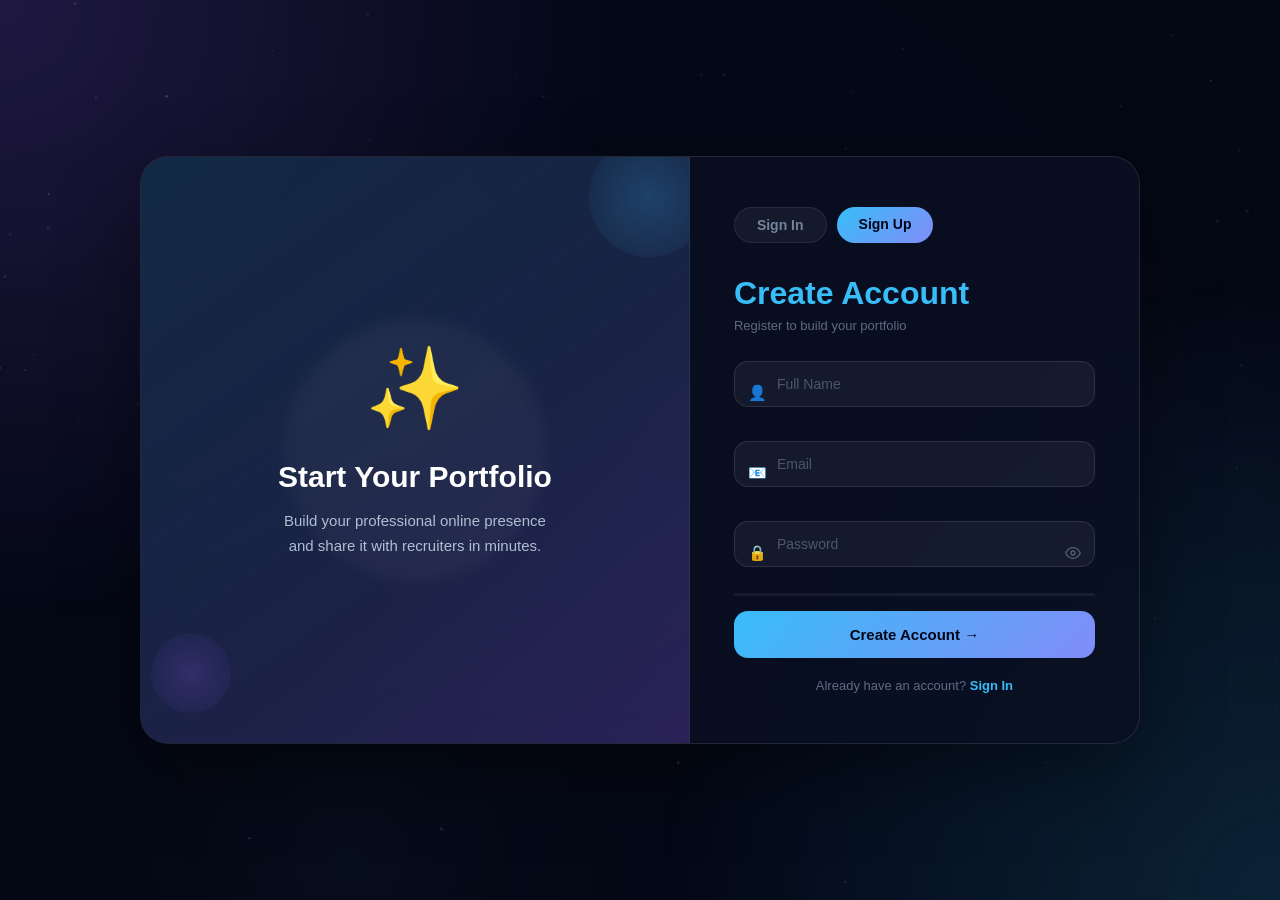
<file: frontend/signup.html>
<!DOCTYPE html>
<html lang="en">
<head>
  <meta charset="UTF-8">
  <meta name="viewport" content="width=device-width, initial-scale=1.0">
  <title>Create Account — DevFolio</title>
  <link rel="stylesheet" href="style.css">
  <style>
    *{box-sizing:border-box;margin:0;padding:0}
    body{background:#050816;font-family:'Segoe UI',sans-serif;color:#e0e6f0;min-height:100vh;overflow-x:hidden;display:flex;align-items:center;justify-content:center}
    #bg{position:fixed;top:0;left:0;width:100%;height:100%;z-index:0;pointer-events:none}

    .auth-page{position:relative;z-index:10;width:100%;min-height:100vh;display:flex;align-items:center;justify-content:center;padding:30px 20px;
      background:radial-gradient(circle at top left,rgba(139,92,246,0.2),transparent 40%),radial-gradient(circle at bottom right,rgba(56,189,248,0.15),transparent 40%)}

    .auth-container{width:100%;max-width:1000px;min-height:540px;display:grid;grid-template-columns:1.1fr 0.9fr;border-radius:28px;overflow:hidden;
      background:rgba(10,16,35,0.85);border:1px solid rgba(255,255,255,0.1);backdrop-filter:blur(20px);
      box-shadow:0 30px 80px rgba(0,0,0,0.4);animation:containerIn 0.8s cubic-bezier(0.22,1,0.36,1) both}
    @keyframes containerIn{from{opacity:0;transform:translateY(30px) scale(0.97)}to{opacity:1;transform:translateY(0) scale(1)}}

    /* LEFT PANEL */
    .auth-left{
      display:flex;flex-direction:column;justify-content:center;align-items:center;text-align:center;
      padding:60px 48px;
      background:linear-gradient(145deg,rgba(56,189,248,0.15),rgba(139,92,246,0.2));
      border-right:1px solid rgba(255,255,255,0.07);
      position:relative;overflow:hidden;
    }
    .auth-left::before{content:'';position:absolute;width:260px;height:260px;border-radius:50%;background:rgba(255,255,255,0.04);filter:blur(8px);top:50%;left:50%;transform:translate(-50%,-50%)}
    .auth-left::after{content:'';position:absolute;inset:0;background:linear-gradient(135deg,transparent 60%,rgba(139,92,246,0.08));pointer-events:none}

    .left-icon{font-size:80px;margin-bottom:24px;z-index:2;position:relative;animation:iconFloat 3s ease-in-out infinite}
    @keyframes iconFloat{0%,100%{transform:translateY(0) rotate(-5deg)}50%{transform:translateY(-14px) rotate(5deg)}}

    .auth-left h2{font-size:30px;font-weight:800;color:#fff;margin-bottom:14px;z-index:2;position:relative;
      animation:leftSlide 0.7s ease 0.2s both}
    .auth-left p{color:rgba(224,242,254,0.75);font-size:15px;line-height:1.7;max-width:280px;z-index:2;position:relative;
      animation:leftSlide 0.7s ease 0.3s both}
    @keyframes leftSlide{from{opacity:0;transform:translateX(-20px)}to{opacity:1;transform:translateX(0)}}

    /* Floating orbs on left */
    .orb{position:absolute;border-radius:50%;pointer-events:none}
    .orb-1{width:120px;height:120px;background:radial-gradient(circle,rgba(56,189,248,0.2),transparent);top:-20px;right:-20px;animation:orbDrift 8s ease-in-out infinite}
    .orb-2{width:80px;height:80px;background:radial-gradient(circle,rgba(139,92,246,0.2),transparent);bottom:30px;left:10px;animation:orbDrift 11s ease-in-out infinite reverse}
    @keyframes orbDrift{0%,100%{transform:translate(0,0)}50%{transform:translate(15px,20px)}}

    /* RIGHT PANEL */
    .auth-right{padding:50px 44px;display:flex;flex-direction:column;justify-content:center}

    .auth-tabs{display:flex;gap:10px;margin-bottom:32px;animation:rightFade 0.6s ease 0.1s both}
    @keyframes rightFade{from{opacity:0;transform:translateY(-10px)}to{opacity:1;transform:translateY(0)}}
    .auth-tabs a{padding:9px 22px;border-radius:30px;text-decoration:none;font-weight:700;font-size:14px;transition:all 0.25s}
    .auth-tabs a:not(.active){color:rgba(180,200,230,0.6);background:rgba(255,255,255,0.05);border:1px solid rgba(255,255,255,0.08)}
    .auth-tabs a:not(.active):hover{background:rgba(255,255,255,0.09);color:#e0e6f0}
    .auth-tabs a.active{background:linear-gradient(135deg,#38bdf8,#818cf8);color:#020617}

    .auth-right h1{font-size:32px;font-weight:800;color:#38bdf8;margin-bottom:6px;
      animation:rightFade 0.6s ease 0.2s both}
    .auth-subtitle{color:rgba(180,200,230,0.5);font-size:13px;margin-bottom:28px;
      animation:rightFade 0.6s ease 0.25s both}

    /* Inputs */
    .input-group{position:relative;margin-bottom:16px;animation:rightFade 0.6s ease both}
    .input-group:nth-child(1){animation-delay:0.3s}
    .input-group:nth-child(2){animation-delay:0.35s}
    .input-group:nth-child(3){animation-delay:0.4s}
    .input-icon{position:absolute;left:14px;top:50%;transform:translateY(-50%);font-size:15px;pointer-events:none;z-index:2}
    .auth-right input{
      width:100%;padding:14px 14px 14px 42px;
      border-radius:14px;border:1px solid rgba(255,255,255,0.1);
      background:rgba(255,255,255,0.05);color:#e0e6f0;font-size:14px;
      font-family:inherit;outline:none;transition:all 0.3s;
    }
    .auth-right input:focus{border-color:rgba(56,189,248,0.5);background:rgba(56,189,248,0.06);box-shadow:0 0 0 3px rgba(56,189,248,0.1)}
    .auth-right input::placeholder{color:rgba(180,200,230,0.35)}

    /* Password eye toggle */
    .eye-btn{position:absolute;right:14px;top:50%;transform:translateY(-50%);background:none;border:none;cursor:pointer;color:rgba(180,200,230,0.4);transition:color 0.2s;font-size:15px;display:flex;align-items:center}
    .eye-btn:hover{color:#38bdf8}

    /* Signup button */
    .auth-btn{
      width:100%;padding:15px;margin-top:4px;
      border:none;border-radius:14px;
      background:linear-gradient(135deg,#38bdf8,#818cf8);
      color:#020617;font-size:15px;font-weight:700;
      cursor:pointer;font-family:inherit;
      position:relative;overflow:hidden;transition:all 0.3s;
      animation:rightFade 0.6s ease 0.45s both;
    }
    .auth-btn::before{content:'';position:absolute;inset:0;background:linear-gradient(135deg,#818cf8,#38bdf8);opacity:0;transition:opacity 0.3s}
    .auth-btn:hover::before{opacity:1}
    .auth-btn:hover{transform:translateY(-2px);box-shadow:0 10px 30px rgba(56,189,248,0.35)}
    .auth-btn span{position:relative;z-index:1}
    .auth-btn:disabled{opacity:0.7;cursor:not-allowed;transform:none}

    .auth-link{margin-top:20px;color:rgba(180,200,230,0.5);font-size:13px;text-align:center;
      animation:rightFade 0.6s ease 0.5s both}
    .auth-link a{color:#38bdf8;text-decoration:none;font-weight:700}
    .auth-link a:hover{color:#818cf8}

    /* Strength bar */
    .strength-wrap{margin-top:-8px;margin-bottom:8px}
    .strength-bar{height:3px;background:rgba(255,255,255,0.06);border-radius:3px;overflow:hidden}
    .strength-fill{height:100%;width:0%;border-radius:3px;transition:all 0.4s}
    .strength-label{font-size:10px;text-align:right;margin-top:3px;letter-spacing:0.5px}

    @media(max-width:750px){
      .auth-container{grid-template-columns:1fr}
      .auth-left{padding:36px 28px;min-height:200px}
      .auth-right{padding:36px 28px}
      .left-icon{font-size:56px;margin-bottom:14px}
    }
    @keyframes spin{to{transform:rotate(360deg)}}
  </style>
</head>
<body>

<canvas id="bg"></canvas>

<section class="auth-page">
  <div class="auth-container">

    <!-- LEFT -->
    <div class="auth-left">
      <div class="orb orb-1"></div>
      <div class="orb orb-2"></div>
      <div class="left-icon">✨</div>
      <h2>Start Your Portfolio</h2>
      <p>Build your professional online presence and share it with recruiters in minutes.</p>
    </div>

    <!-- RIGHT -->
    <div class="auth-right">
      <div class="auth-tabs">
        <a href="login.html">Sign In</a>
        <a href="signup.html" class="active">Sign Up</a>
      </div>

      <h1>Create Account</h1>
      <p class="auth-subtitle">Register to build your portfolio</p>

      <div class="input-group">
        <span class="input-icon">👤</span>
        <input id="signupName" type="text" placeholder="Full Name">
      </div>

      <div class="input-group">
        <span class="input-icon">📧</span>
        <input id="signupEmail" type="email" placeholder="Email">
      </div>

      <div class="input-group">
        <span class="input-icon">🔒</span>
        <input id="signupPassword" type="password" placeholder="Password">
        <button type="button" class="eye-btn" onclick="togglePw('signupPassword',this)">
          <svg width="16" height="16" viewBox="0 0 24 24" fill="none" stroke="currentColor" stroke-width="2" stroke-linecap="round" stroke-linejoin="round"><path d="M1 12s4-8 11-8 11 8 11 8-4 8-11 8-11-8-11-8z"/><circle cx="12" cy="12" r="3"/></svg>
        </button>
      </div>

      <div class="strength-wrap">
        <div class="strength-bar"><div class="strength-fill" id="strengthFill"></div></div>
        <div class="strength-label" id="strengthLabel"></div>
      </div>

      <button id="signupBtn" class="btn auth-btn"><span>Create Account →</span></button>

      <p class="auth-link">Already have an account? <a href="login.html">Sign In</a></p>
    </div>

  </div>
</section>

<script src="script.js"></script>
<script>
/* Password strength */
document.getElementById('signupPassword').addEventListener('input', function(){
  const v=this.value, fill=document.getElementById('strengthFill'), label=document.getElementById('strengthLabel');
  let s=0;
  if(v.length>=6)s++; if(v.length>=10)s++; if(/[A-Z]/.test(v))s++; if(/[0-9]/.test(v))s++; if(/[^A-Za-z0-9]/.test(v))s++;
  const lvls=[{w:'0%',c:'transparent',t:''},{w:'25%',c:'#ef4444',t:'WEAK'},{w:'50%',c:'#f97316',t:'FAIR'},{w:'75%',c:'#eab308',t:'GOOD'},{w:'100%',c:'#22c55e',t:'STRONG'}];
  const l=lvls[Math.min(s,4)];
  fill.style.width=l.w; fill.style.background=l.c;
  label.textContent=l.t; label.style.color=l.c;
});

/* Starfield */
(function(){
  const canvas=document.getElementById('bg');if(!canvas)return;
  const ctx=canvas.getContext('2d');let W,H;
  function resize(){W=canvas.width=window.innerWidth;H=canvas.height=window.innerHeight;}
  resize();window.addEventListener('resize',resize);
  const stars=Array.from({length:250},()=>({x:Math.random()*4000,y:Math.random()*4000,r:Math.random()*1.5+0.2,a:Math.random(),speed:Math.random()*0.004+0.001,twinkle:Math.random()*Math.PI*2}));
  const orbs=Array.from({length:5},(_,i)=>({x:Math.random(),y:Math.random(),vx:(Math.random()-0.5)*0.0003,vy:(Math.random()-0.5)*0.0003,r:160+Math.random()*200,hue:[200,220,260,280,190][i],a:0.05+Math.random()*0.07,phase:Math.random()*Math.PI*2}));
  let t=0;
  function draw(){
    ctx.clearRect(0,0,W,H);
    const bg=ctx.createRadialGradient(W*.5,H*.5,0,W*.5,H*.5,Math.max(W,H));
    bg.addColorStop(0,'#060b1f');bg.addColorStop(1,'#020408');
    ctx.fillStyle=bg;ctx.fillRect(0,0,W,H);t+=0.01;
    orbs.forEach(o=>{o.x+=o.vx;o.y+=o.vy;o.phase+=0.008;if(o.x<0||o.x>1)o.vx*=-1;if(o.y<0||o.y>1)o.vy*=-1;const ox=o.x*W,oy=o.y*H,p=o.a*(0.7+0.3*Math.sin(o.phase));const g=ctx.createRadialGradient(ox,oy,0,ox,oy,o.r);g.addColorStop(0,`hsla(${o.hue},100%,70%,${p})`);g.addColorStop(1,'transparent');ctx.beginPath();ctx.arc(ox,oy,o.r,0,Math.PI*2);ctx.fillStyle=g;ctx.fill();});
    stars.forEach(s=>{s.twinkle+=s.speed;const a=s.a*(0.4+0.6*Math.sin(s.twinkle));ctx.beginPath();ctx.arc(s.x%W,s.y%H,s.r,0,Math.PI*2);ctx.fillStyle=`rgba(200,225,255,${a})`;ctx.fill();});
    requestAnimationFrame(draw);
  }
  draw();
})();
</script>
</body>
</html>
</file>
<file: frontend/style.css>
*{
  margin:0;
  padding:0;
  box-sizing:border-box;
  font-family:Arial, sans-serif;
}

body{
  background:#050816;
  color:white;
}

.home{
  min-height:100vh;
  display:flex;
  align-items:center;
  justify-content:center;
  padding:20px;
}

.home-card{
  max-width:600px;
  text-align:center;
  padding:50px;
  border-radius:25px;
  background:rgba(255,255,255,0.06);
  border:1px solid rgba(255,255,255,0.1);
}

.home-card h1{
  font-size:3rem;
  color:#38bdf8;
  margin-bottom:20px;
}

.home-card p{
  color:#cbd5e1;
  margin-bottom:30px;
}

.btn{
  display:inline-block;
  padding:14px 30px;
  background:#38bdf8;
  color:#020617;
  text-decoration:none;
  border-radius:12px;
  font-weight:bold;
}
.builder{
  min-height:100vh;
  display:flex;
  align-items:center;
  justify-content:center;
  padding:30px;
}

.builder-card{
  width:100%;
  max-width:700px;
  padding:40px;
  border-radius:25px;
  background:rgba(255,255,255,0.06);
  border:1px solid rgba(255,255,255,0.1);
}

.builder-card h1{
  color:#38bdf8;
  margin-bottom:10px;
}

.builder-card p{
  color:#cbd5e1;
  margin-bottom:25px;
}

form{
  display:flex;
  flex-direction:column;
  gap:16px;
}

input,
textarea{
  padding:15px;
  border:none;
  outline:none;
  border-radius:12px;
  background:rgba(255,255,255,0.08);
  color:white;
}

input::placeholder,
textarea::placeholder{
  color:#94a3b8;
}
.preview{
  min-height:100vh;
  padding:60px 20px;
  display:flex;
  justify-content:center;
}

.preview-card{
  width:100%;
  max-width:900px;
  padding:50px;
  border-radius:25px;
  background:rgba(255,255,255,0.06);
  border:1px solid rgba(255,255,255,0.1);
}

.preview-card h1{
  font-size:3rem;
  color:#38bdf8;
}

.preview-card h3{
  margin-top:10px;
  color:#cbd5e1;
}

.preview-card p{
  margin-top:20px;
  line-height:1.8;
  color:#cbd5e1;
}

.preview-section{
  margin-top:50px;
}

.preview-section h2{
  color:#38bdf8;
  margin-bottom:20px;
}
.preview-container{
  width:95%;
  max-width:1400px;
  margin:auto;
}
.project-preview,
.cert-card{
  transition:0.4s;
}

.project-preview:hover,
.cert-card:hover{
  transform:translateY(-8px);
  box-shadow:0 0 25px rgba(56,189,248,0.2);
}
.profile-header{
  display:flex;
  align-items:center;
  gap:40px;
  flex-wrap:wrap;
}

.skills-list{
  display:flex;
  flex-wrap:wrap;
  gap:10px;
  margin-top:15px;
}

.skills-list span{
  background:rgba(56,189,248,0.12);
  color:#38bdf8;
  padding:8px 16px;
  border-radius:30px;
  font-size:14px;
}

.preview a{
  color:#38bdf8;
  text-decoration:none;
}
.preview-image{
  width:180px;
  height:180px;
  border-radius:50%;
  object-fit:cover;
  border:4px solid #38bdf8;
  margin-bottom:30px;
}
.project-preview{
  padding:25px;
  border-radius:20px;
  background:rgba(255,255,255,0.05);
  border:1px solid rgba(255,255,255,0.08);
}

.project-preview h3{
  color:#38bdf8;
  margin-bottom:15px;
}

.project-preview a{
  display:inline-block;
  margin-top:20px;
  color:#38bdf8;
  text-decoration:none;
  font-weight:bold;
}
.project-input{
  display:flex;
  flex-direction:column;
  gap:14px;
  padding:20px;
  border-radius:18px;
  background:rgba(255,255,255,0.04);
  border:1px solid rgba(255,255,255,0.08);
  margin-bottom:18px;
}

.outline-btn{
  background:transparent;
  color:#38bdf8;
  border:1px solid #38bdf8;
}

.projects-preview-grid{
  display:grid;
  grid-template-columns:repeat(auto-fit,minmax(260px,1fr));
  gap:20px;
}

.project-preview{
  padding:25px;
  border-radius:20px;
  background:rgba(255,255,255,0.05);
  border:1px solid rgba(255,255,255,0.08);
}

.project-preview h3{
  color:#38bdf8;
  margin-bottom:12px;
}

.project-preview a{
  display:inline-block;
  margin-top:18px;
  color:#38bdf8;
  text-decoration:none;
  font-weight:bold;
}
.cert-input{
  display:flex;
  flex-direction:column;
  gap:14px;
  padding:20px;
  border-radius:18px;
  background:rgba(255,255,255,0.04);
  border:1px solid rgba(255,255,255,0.08);
  margin-bottom:18px;
}

.cert-preview-grid{
  display:grid;
  grid-template-columns:repeat(auto-fit,minmax(250px,1fr));
  gap:20px;
}

.cert-card{
  padding:25px;
  border-radius:20px;
  background:rgba(255,255,255,0.05);
  border:1px solid rgba(255,255,255,0.08);
}

.cert-card h3{
  color:#38bdf8;
  margin-bottom:10px;
}

.cert-card p{
  color:#cbd5e1;
  line-height:1.7;
}
.experience-input{
  display:flex;
  flex-direction:column;
  gap:14px;
  padding:20px;
  border-radius:18px;
  background:rgba(255,255,255,0.04);
  border:1px solid rgba(255,255,255,0.08);
  margin-bottom:18px;
}

.experience-preview-grid{
  display:grid;
  grid-template-columns:repeat(auto-fit,minmax(250px,1fr));
  gap:20px;
}

.experience-card{
  padding:25px;
  border-radius:20px;
  background:rgba(255,255,255,0.05);
  border:1px solid rgba(255,255,255,0.08);
}

.experience-card h3{
  color:#38bdf8;
  margin-bottom:10px;
}

.experience-card span{
  color:#94a3b8;
  display:block;
  margin-bottom:12px;
}

.experience-card p{
  color:#cbd5e1;
  line-height:1.7;
}
select{
  padding:15px;
  border:none;
  outline:none;
  border-radius:12px;
  background:rgba(255,255,255,0.08);
  color:white;
  font-size:15px;
}
/* DARK */

.dark-theme{
  background:#050816;
  color:white;
}

/* LIGHT */

.light-theme{
  background:#f8fafc;
  color:#0f172a;
}

.light-theme .preview-card,
.light-theme .project-preview,
.light-theme .cert-card,
.light-theme .experience-card{
  background:white;
  color:#0f172a;
  border:1px solid #e2e8f0;
}

/* GLASS */

.glass-theme{
  background:linear-gradient(
    135deg,
    #0f172a,
    #111827
  );
}

.glass-theme .preview-card,
.glass-theme .project-preview,
.glass-theme .cert-card,
.glass-theme .experience-card{
  background:rgba(255,255,255,0.08);
  backdrop-filter:blur(15px);
}
#downloadBtn{
  margin-top:40px;
}
/* 3D ANIMATED BACKGROUND - HOME PAGE ONLY */

.home {
  position: relative;
  overflow: hidden;
}

.home::before {
  content: "";
  position: absolute;
  width: 450px;
  height: 450px;
  background: linear-gradient(45deg, #38bdf8, #8b5cf6);
  border-radius: 50%;
  top: -120px;
  left: -120px;
  filter: blur(90px);
  opacity: 0.35;
  animation: moveGlow 8s infinite alternate ease-in-out;
}

.home::after {
  content: "";
  position: absolute;
  width: 350px;
  height: 350px;
  background: linear-gradient(45deg, #ec4899, #38bdf8);
  border-radius: 50%;
  bottom: -100px;
  right: -100px;
  filter: blur(90px);
  opacity: 0.35;
  animation: moveGlow2 9s infinite alternate ease-in-out;
}

.home-card {
  position: relative;
  z-index: 2;
  backdrop-filter: blur(12px);
  box-shadow: 0 25px 60px rgba(56, 189, 248, 0.18);
  transform-style: preserve-3d;
  animation: cardFloat 4s infinite ease-in-out;
}

.home-card::before,
.home-card::after {
  content: "";
  position: absolute;
  width: 90px;
  height: 90px;
  border-radius: 22px;
  background: linear-gradient(135deg, rgba(56,189,248,0.4), rgba(139,92,246,0.4));
  z-index: -1;
  animation: cubeRotate 6s infinite linear;
}

.home-card::before {
  top: -45px;
  left: -45px;
}

.home-card::after {
  bottom: -45px;
  right: -45px;
}

@keyframes cardFloat {
  0%, 100% {
    transform: translateY(0) rotateX(0deg) rotateY(0deg);
  }
  50% {
    transform: translateY(-12px) rotateX(3deg) rotateY(-3deg);
  }
}

@keyframes cubeRotate {
  0% {
    transform: rotateX(0deg) rotateY(0deg) rotateZ(0deg);
  }
  100% {
    transform: rotateX(360deg) rotateY(360deg) rotateZ(360deg);
  }
}

@keyframes moveGlow {
  from {
    transform: translate(0, 0);
  }
  to {
    transform: translate(120px, 80px);
  }
}

@keyframes moveGlow2 {
  from {
    transform: translate(0, 0);
  }
  to {
    transform: translate(-120px, -80px);
  }
}/* FINAL NETLIFY PREVIEW FIX */

body {
  overflow-x: hidden;
  background: #050816;
  color: white;
}

#bg {
  position: fixed !important;
  inset: 0 !important;
  width: 100vw !important;
  height: 100vh !important;
  z-index: -10 !important;
  pointer-events: none !important;
}

body::before {
  content: "";
  position: fixed;
  inset: 0;
  background: rgba(5, 8, 22, 0.75);
  z-index: -5 !important;
  pointer-events: none;
}

.preview {
  position: relative !important;
  z-index: 10 !important;
  min-height: 100vh;
  padding: 60px 20px;
  display: flex;
  justify-content: center;
}

.preview-card {
  position: relative !important;
  z-index: 20 !important;
  width: 100%;
  max-width: 1000px;
  margin: auto;
  padding: 50px;
  border-radius: 25px;
  background: rgba(15, 23, 42, 0.92) !important;
  border: 1px solid rgba(255, 255, 255, 0.15);
}

.preview-card,
.preview-card * {
  visibility: visible !important;
  opacity: 1 !important;
}

.preview-card h1,
.preview-card h2,
.preview-card h3 {
  color: #38bdf8 !important;
}

.preview-card p,
.preview-card span {
  color: #cbd5e1 !important;
}

.preview-card a {
  color: #38bdf8 !important;
}
#dashboardPortfolios{
  margin-top:30px;
  display:flex;
  flex-direction:column;
  gap:20px;
}

.dashboard-card{
  background:rgba(255,255,255,0.06);
  padding:20px;
  border-radius:15px;
}

.dashboard-card .btn{
  margin-right:10px;
  margin-top:10px;
}
.dashboard-card h3{
  margin-bottom:10px;
}
#portfolioCount{
  color:#38bdf8;
  margin-top:10px;
  margin-bottom:20px;
  font-size:18px;
}
#changePasswordBtn{
  margin-left:10px;
}

.profile-actions{
  margin-top:25px;
}
.back-dashboard-btn{
    display:flex !important;
    align-items:center;
    justify-content:center;
    color:black !important;
    font-size:18px !important;
    font-weight:700 !important;
    min-width:250px;
    text-decoration:none;
}

.portfolio-actions{
  display:flex;
  flex-wrap:wrap;
  gap:10px;
  margin-top:25px;
}
.developer-template{
  background:rgba(15,23,42,0.92) !important;
  backdrop-filter:blur(12px);
  border:1px solid rgba(56,189,248,.3) !important;
  box-shadow:0 0 30px rgba(56,189,248,.15);
}

.data-template{
  background:rgba(6,78,59,0.92) !important;
  backdrop-filter:blur(12px);
  border:1px solid rgba(34,197,94,.3) !important;
  box-shadow:0 0 30px rgba(34,197,94,.15);
}

.data-template h1,
.data-template h2,
.data-template h3{
  color:#22c55e !important;
}

.minimal-template{
  background:#ffffff !important;
  color:#111827 !important;
  border:1px solid #e5e7eb !important;
  box-shadow:0 10px 30px rgba(0,0,0,.08);
}

.minimal-template h1,
.minimal-template h2,
.minimal-template h3,
.minimal-template p,
.minimal-template span{
  color:#111827 !important;
}

.minimal-template a{
  color:#2563eb !important;
}

#template option{
  background:#232738;
  color:white;
}
.preview-card{
  max-width:1100px !important;
}

.profile-header{
  padding:30px;
  border-radius:22px;
  background:rgba(255,255,255,0.05);
  border:1px solid rgba(255,255,255,0.08);
  margin-bottom:40px;
}

.preview-section{
  padding:25px;
  border-radius:22px;
  background:rgba(255,255,255,0.04);
  border:1px solid rgba(255,255,255,0.08);
}

.developer-template .project-preview,
.developer-template .cert-card,
.developer-template .experience-card{
  background:rgba(15,23,42,0.75) !important;
}

.data-template .project-preview,
.data-template .cert-card,
.data-template .experience-card{
  background:rgba(6,78,59,0.45) !important;
}

.minimal-template .profile-header,
.minimal-template .preview-section{
  background:#f8fafc !important;
  border:1px solid #e5e7eb !important;
}

.minimal-template .project-preview,
.minimal-template .cert-card,
.minimal-template .experience-card{
  background:white !important;
  border:1px solid #e5e7eb !important;
}
.admin-grid{
  display:grid;
  grid-template-columns:repeat(auto-fit,minmax(200px,1fr));
  gap:20px;
  margin:30px 0;
}

.admin-card{
  padding:30px;
  border-radius:20px;
  background:rgba(255,255,255,0.06);
  border:1px solid rgba(255,255,255,0.1);
  text-align:center;
}

.admin-card h2{
  font-size:3rem;
  color:#38bdf8;
}
.admin-page{
  min-height:100vh;
  display:flex;
  align-items:center;
  justify-content:center;
  padding:40px;
  background:
    radial-gradient(circle at top left, rgba(56,189,248,0.18), transparent 35%),
    radial-gradient(circle at bottom right, rgba(59,130,246,0.14), transparent 35%),
    #050816;
}

.admin-dashboard-card{
  width:100%;
  max-width:1100px;
  padding:45px;
  border-radius:28px;
  background:rgba(15,23,42,0.9);
  border:1px solid rgba(56,189,248,0.25);
  box-shadow:0 25px 80px rgba(0,0,0,0.45);
  backdrop-filter:blur(18px);
  animation:fadeUp 0.8s ease;
}

.admin-header{
  display:flex;
  justify-content:space-between;
  align-items:center;
  gap:20px;
  margin-bottom:35px;
  flex-wrap:wrap;
}

.admin-header h1{
  font-size:42px;
  color:#38bdf8;
  margin-bottom:10px;
}

.admin-header p{
  color:#cbd5e1;
  font-size:18px;
}

.admin-grid{
  display:grid;
  grid-template-columns:repeat(auto-fit,minmax(240px,1fr));
  gap:25px;
}

.admin-card{
  position:relative;
  padding:35px 25px;
  border-radius:24px;
  background:linear-gradient(145deg, rgba(30,41,59,0.95), rgba(15,23,42,0.95));
  border:1px solid rgba(255,255,255,0.12);
  text-align:center;
  overflow:hidden;
  transition:0.4s ease;
}

.admin-card::before{
  content:"";
  position:absolute;
  width:120px;
  height:120px;
  background:#38bdf8;
  filter:blur(80px);
  opacity:0.25;
  top:-40px;
  right:-40px;
}

.admin-card:hover{
  transform:translateY(-10px) scale(1.02);
  box-shadow:0 0 35px rgba(56,189,248,0.25);
  border-color:rgba(56,189,248,0.5);
}

.admin-icon{
  font-size:38px;
  margin-bottom:15px;
}

.admin-card h2{
  font-size:54px;
  color:#38bdf8;
  margin-bottom:8px;
}

.admin-card p{
  color:#cbd5e1;
  font-size:17px;
  font-weight:600;
}

@keyframes fadeUp{
  from{
    opacity:0;
    transform:translateY(30px);
  }
  to{
    opacity:1;
    transform:translateY(0);
  }
}

@media(max-width:768px){
  .admin-dashboard-card{
    padding:28px;
  }

  .admin-header h1{
    font-size:32px;
  }

  .admin-header{
    flex-direction:column;
    align-items:flex-start;
  }
}
/* AUTH PAGES */

.auth-page{
  min-height:100vh;
  display:flex;
  align-items:center;
  justify-content:center;
  padding:35px;
  background:
    radial-gradient(circle at top left, rgba(139,92,246,0.35), transparent 35%),
    radial-gradient(circle at bottom right, rgba(56,189,248,0.28), transparent 35%),
    linear-gradient(135deg,#050816,#0f172a);
}

.auth-container{
  width:100%;
  max-width:1050px;
  min-height:560px;
  display:grid;
  grid-template-columns:1.1fr 0.9fr;
  border-radius:34px;
  overflow:hidden;
  background:rgba(255,255,255,0.08);
  border:1px solid rgba(255,255,255,0.18);
  backdrop-filter:blur(20px);
  box-shadow:0 30px 90px rgba(0,0,0,0.45);
  animation:fadeUp 0.8s ease;
}

.auth-left{
  display:flex;
  flex-direction:column;
  justify-content:center;
  align-items:center;
  text-align:center;
  padding:60px;
  background:
    linear-gradient(135deg,rgba(56,189,248,0.28),rgba(139,92,246,0.35));
  position:relative;
}

.auth-left::before{
  content:"";
  position:absolute;
  width:260px;
  height:260px;
  border-radius:50%;
  background:rgba(255,255,255,0.13);
  filter:blur(8px);
}

.rocket{
  font-size:95px;
  margin-bottom:25px;
  z-index:2;
  animation:floatRocket 3s ease-in-out infinite;
}

.auth-left h2{
  font-size:36px;
  color:white;
  margin-bottom:15px;
  z-index:2;
}

.auth-left p{
  color:#e0f2fe;
  font-size:18px;
  line-height:1.7;
  max-width:420px;
  z-index:2;
}

.auth-right{
  padding:55px;
  display:flex;
  flex-direction:column;
  justify-content:center;
}

.auth-tabs{
  display:flex;
  gap:12px;
  margin-bottom:35px;
}

.auth-tabs a{
  padding:10px 24px;
  border-radius:30px;
  text-decoration:none;
  color:#cbd5e1;
  background:rgba(255,255,255,0.08);
  font-weight:700;
}

.auth-tabs a.active{
  background:#38bdf8;
  color:#020617;
}

.auth-right h1{
  color:#38bdf8;
  font-size:38px;
  margin-bottom:8px;
}

.auth-subtitle{
  color:#cbd5e1;
  margin-bottom:30px;
}

.auth-right input{
  width:100%;
  margin-bottom:18px;
  padding:17px 20px;
  border-radius:16px;
  border:1px solid rgba(255,255,255,0.12);
  background:rgba(255,255,255,0.09);
  color:white;
  font-size:16px;
}

.auth-right input::placeholder{
  color:#94a3b8;
}

.auth-btn{
  width:100%;
  margin-top:8px;
  border:none;
  cursor:pointer;
  font-size:16px;
}

.auth-link{
  margin-top:22px;
  color:#cbd5e1;
  text-align:center;
}

.auth-link a{
  color:#38bdf8;
  text-decoration:none;
  font-weight:700;
}

@keyframes floatRocket{
  0%,100%{
    transform:translateY(0);
  }
  50%{
    transform:translateY(-18px);
  }
}

@media(max-width:850px){
  .auth-container{
    grid-template-columns:1fr;
  }

  .auth-left{
    padding:40px;
  }

  .auth-right{
    padding:35px;
  }
}
/* ── PUBLIC.HTML SECTION FIX ── */
.preview-section {
  padding: 25px;
  border-radius: 22px;
  background: rgba(255,255,255,0.04);
  border: 1px solid rgba(255,255,255,0.08);
  margin-bottom: 24px;
  opacity: 1 !important;
  visibility: visible !important;
  transform: none !important;
  animation: none !important;
}

/* ── FINAL FIX: stop style.css breaking public/preview pages ── */
.preview-card .preview-section {
  background: rgba(255,255,255,0.04) !important;
  color: #e0e6f0 !important;
  opacity: 1 !important;
  visibility: visible !important;
}
.preview-card .preview-section p,
.preview-card .preview-section span,
.preview-card .preview-section h3 {
  color: #cbd5e1 !important;
}
.preview-card .preview-section h2 {
  color: #38bdf8 !important;
  -webkit-text-fill-color: #38bdf8 !important;
}
.preview-card .skills-list span {
  color: #38bdf8 !important;
  background: rgba(56,189,248,0.1) !important;
}
.preview-card .project-preview,
.preview-card .cert-card,
.preview-card .experience-card {
  background: rgba(255,255,255,0.05) !important;
  color: #e0e6f0 !important;
}
.profile-hero {
  display: flex;
  flex-direction: column;
  align-items: center;
  text-align: center;
}

.avatar-area {
  position: relative;
  width: 120px;
  height: 120px;
  margin: 0 auto 18px;
}

.avatar-ring {
  width: 120px;
  height: 120px;
  display: block;
  position: relative;
  cursor: pointer;
}

.avatar-inner {
  width: 100%;
  height: 100%;
  border-radius: 50%;
  overflow: hidden;
}

.avatar-inner img {
  width: 100%;
  height: 100%;
  object-fit: cover;
}

.remove-avatar {
  position: absolute;
  top: -7px;
  right: -7px;
  width: 28px;
  height: 28px;
  border: none;
  border-radius: 50%;
  background: #ff3b3b;
  color: #fff;
  font-size: 20px;
  font-weight: bold;
  display: none;
  align-items: center;
  justify-content: center;
  z-index: 1000;
  cursor: pointer;
}

.avatar-hint {
  cursor: pointer;
  margin-top: 6px;
}

.hero-name,
.hero-email {
  text-align: center;
}
.owner-only {
  display: none !important;
}
</file>
